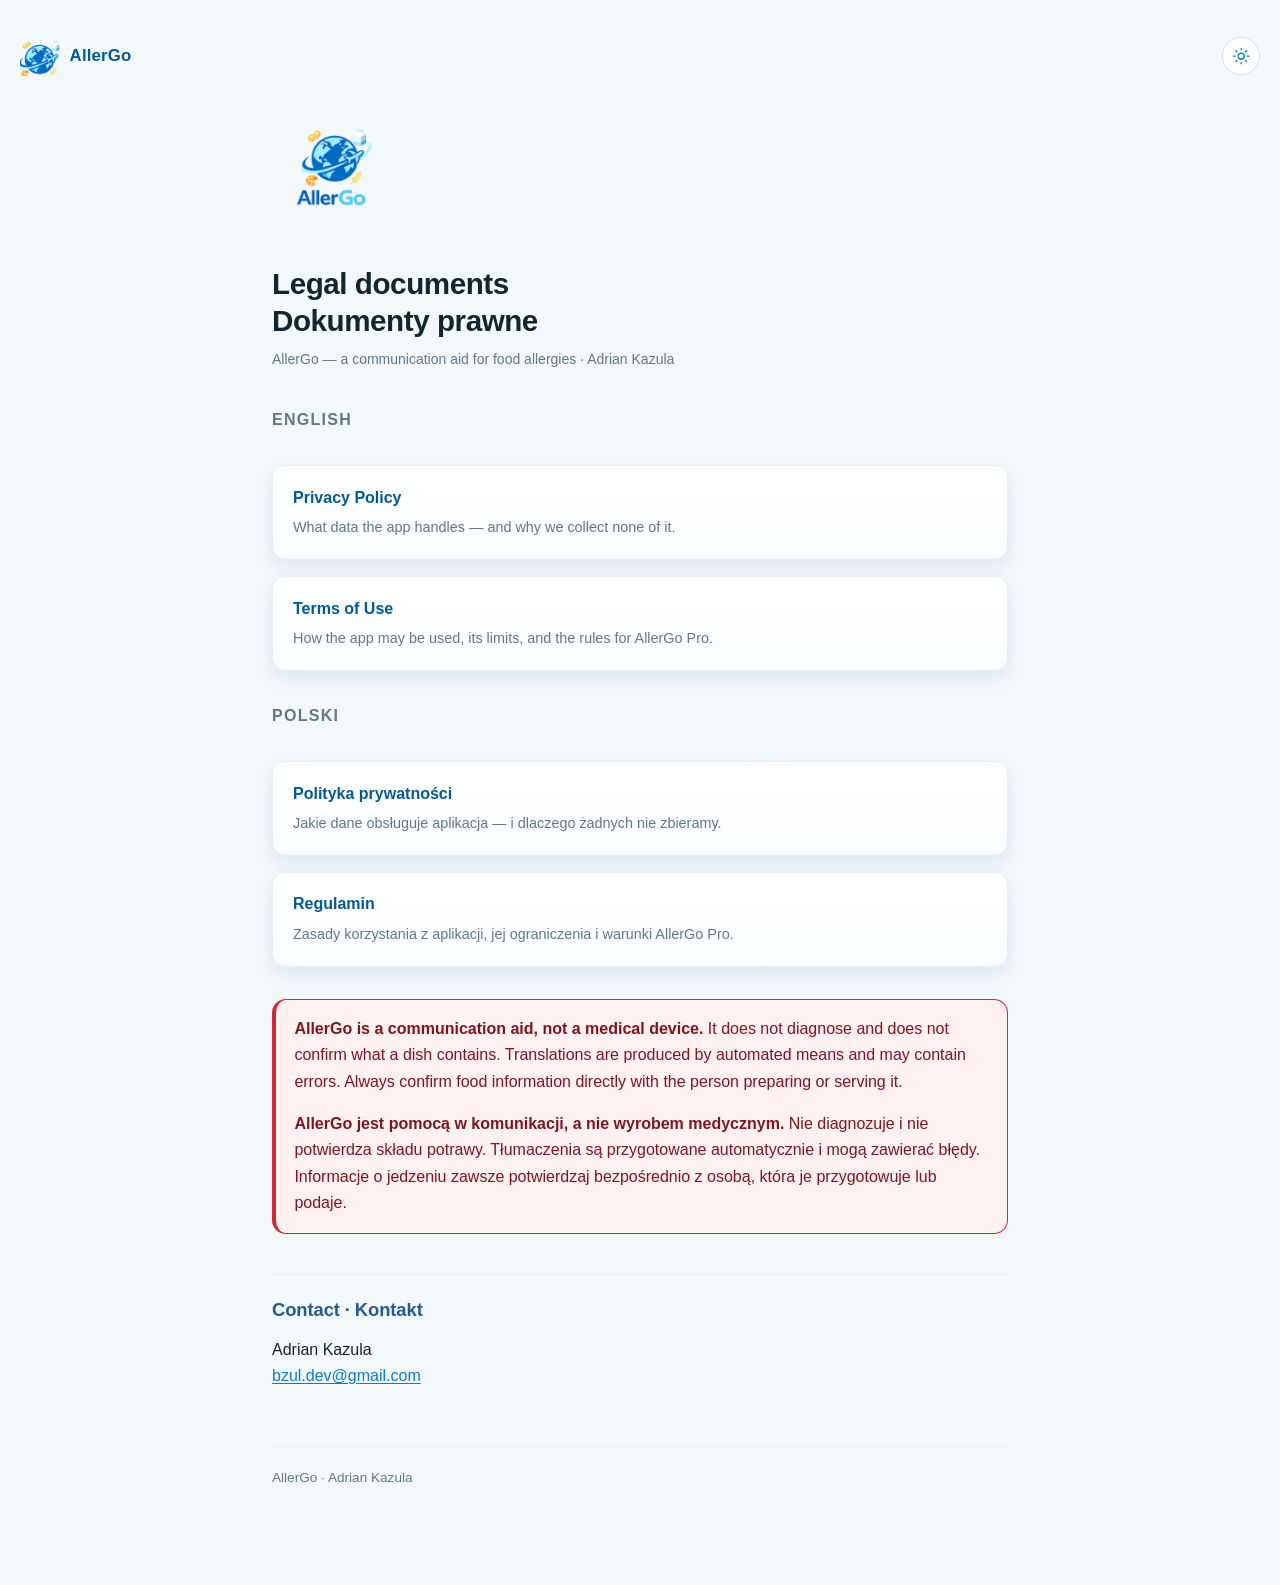
<file: index.html>
<!DOCTYPE html>
<html lang="en">
<head>
<meta charset="utf-8">
<meta name="viewport" content="width=device-width, initial-scale=1">
<title>AllerGo — Legal documents</title>
<meta name="description" content="Privacy policy and terms of use for the AllerGo mobile app, in English and Polish.">
<link rel="stylesheet" href="assets/style.css">
<script>(function(){try{var t=localStorage.getItem('allergo-theme');if(t==='dark'||t==='light')document.documentElement.setAttribute('data-theme',t);}catch(e){}})();</script>
</head>
<body>

<div class="topbar">
  <span class="brand"><img src="assets/allergo-mark.png" alt="" width="40" height="40">AllerGo</span>
  <button class="theme-toggle" type="button" aria-label="Toggle theme">
    <svg class="icon-sun" viewBox="0 0 24 24" aria-hidden="true"><circle cx="12" cy="12" r="4"/><path d="M12 2v2M12 20v2M4.9 4.9l1.4 1.4M17.7 17.7l1.4 1.4M2 12h2M20 12h2M4.9 19.1l1.4-1.4M17.7 6.3l1.4-1.4"/></svg>
    <svg class="icon-moon" viewBox="0 0 24 24" aria-hidden="true"><path d="M21 12.8A9 9 0 1 1 11.2 3a7 7 0 0 0 9.8 9.8z"/></svg>
  </button>
</div>

<header>
  <img class="hero-logo" src="assets/allergo-logo.png" alt="AllerGo" width="150" height="150">
  <h1>Legal documents<br>Dokumenty prawne</h1>
  <p class="meta">AllerGo — a communication aid for food allergies · Adrian Kazula</p>
</header>

<main>

<h2 class="section-label">English</h2>
<div class="cards">
  <a class="card" href="privacy/">
    <strong>Privacy Policy</strong>
    <span>What data the app handles — and why we collect none of it.</span>
  </a>
  <a class="card" href="terms/">
    <strong>Terms of Use</strong>
    <span>How the app may be used, its limits, and the rules for AllerGo Pro.</span>
  </a>
</div>

<h2 class="section-label">Polski</h2>
<div class="cards">
  <a class="card" href="pl/privacy/">
    <strong>Polityka prywatności</strong>
    <span>Jakie dane obsługuje aplikacja — i dlaczego żadnych nie zbieramy.</span>
  </a>
  <a class="card" href="pl/terms/">
    <strong>Regulamin</strong>
    <span>Zasady korzystania z aplikacji, jej ograniczenia i warunki AllerGo Pro.</span>
  </a>
</div>

<div class="callout">
  <p><strong>AllerGo is a communication aid, not a medical device.</strong> It does not diagnose and does not confirm what a dish contains. Translations are produced by automated means and may contain errors. Always confirm food information directly with the person preparing or serving it.</p>
  <p><strong>AllerGo jest pomocą w komunikacji, a nie wyrobem medycznym.</strong> Nie diagnozuje i nie potwierdza składu potrawy. Tłumaczenia są przygotowane automatycznie i mogą zawierać błędy. Informacje o jedzeniu zawsze potwierdzaj bezpośrednio z osobą, która je przygotowuje lub podaje.</p>
</div>

<h2>Contact · Kontakt</h2>
<p>Adrian Kazula<br>
<a href="mailto:bzul.dev@gmail.com">bzul.dev@gmail.com</a></p>

</main>

<footer>
  <p>AllerGo · Adrian Kazula</p>
</footer>

<script src="assets/theme.js"></script>
</body>
</html>
</file>
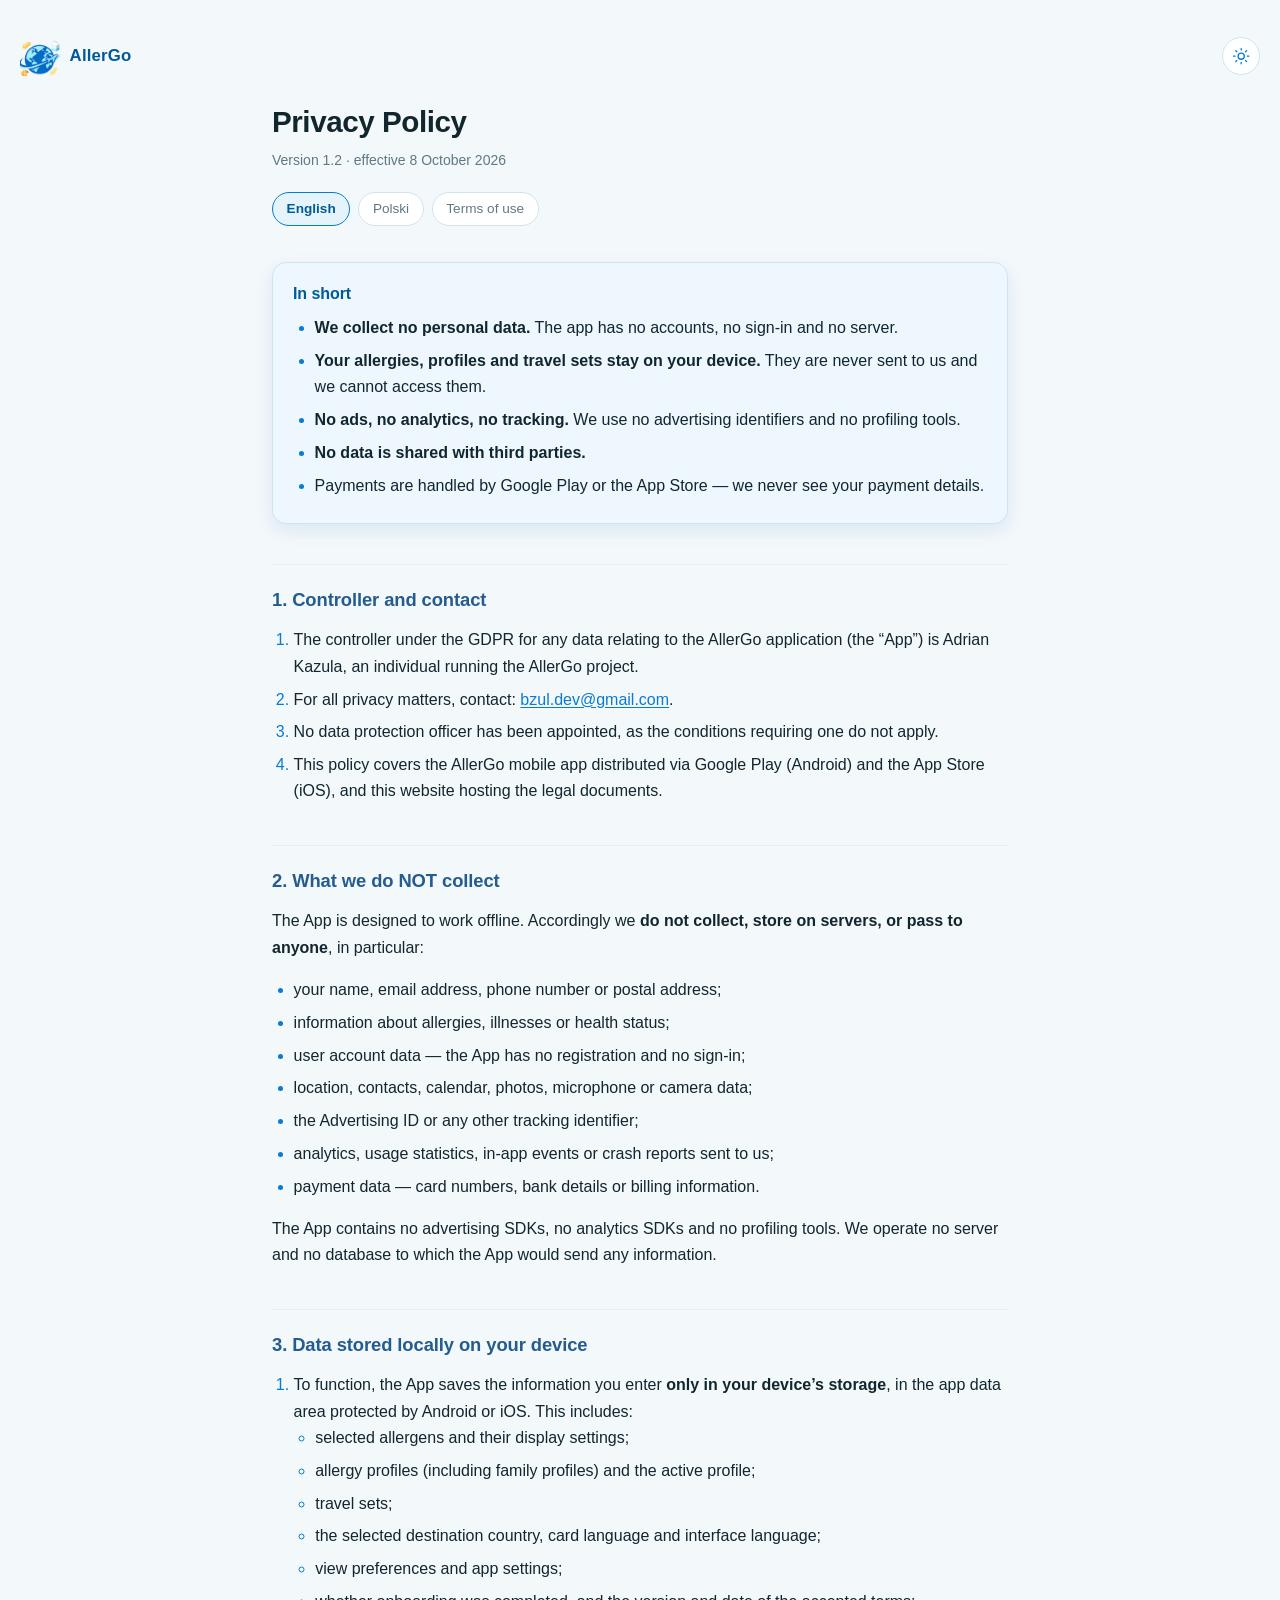
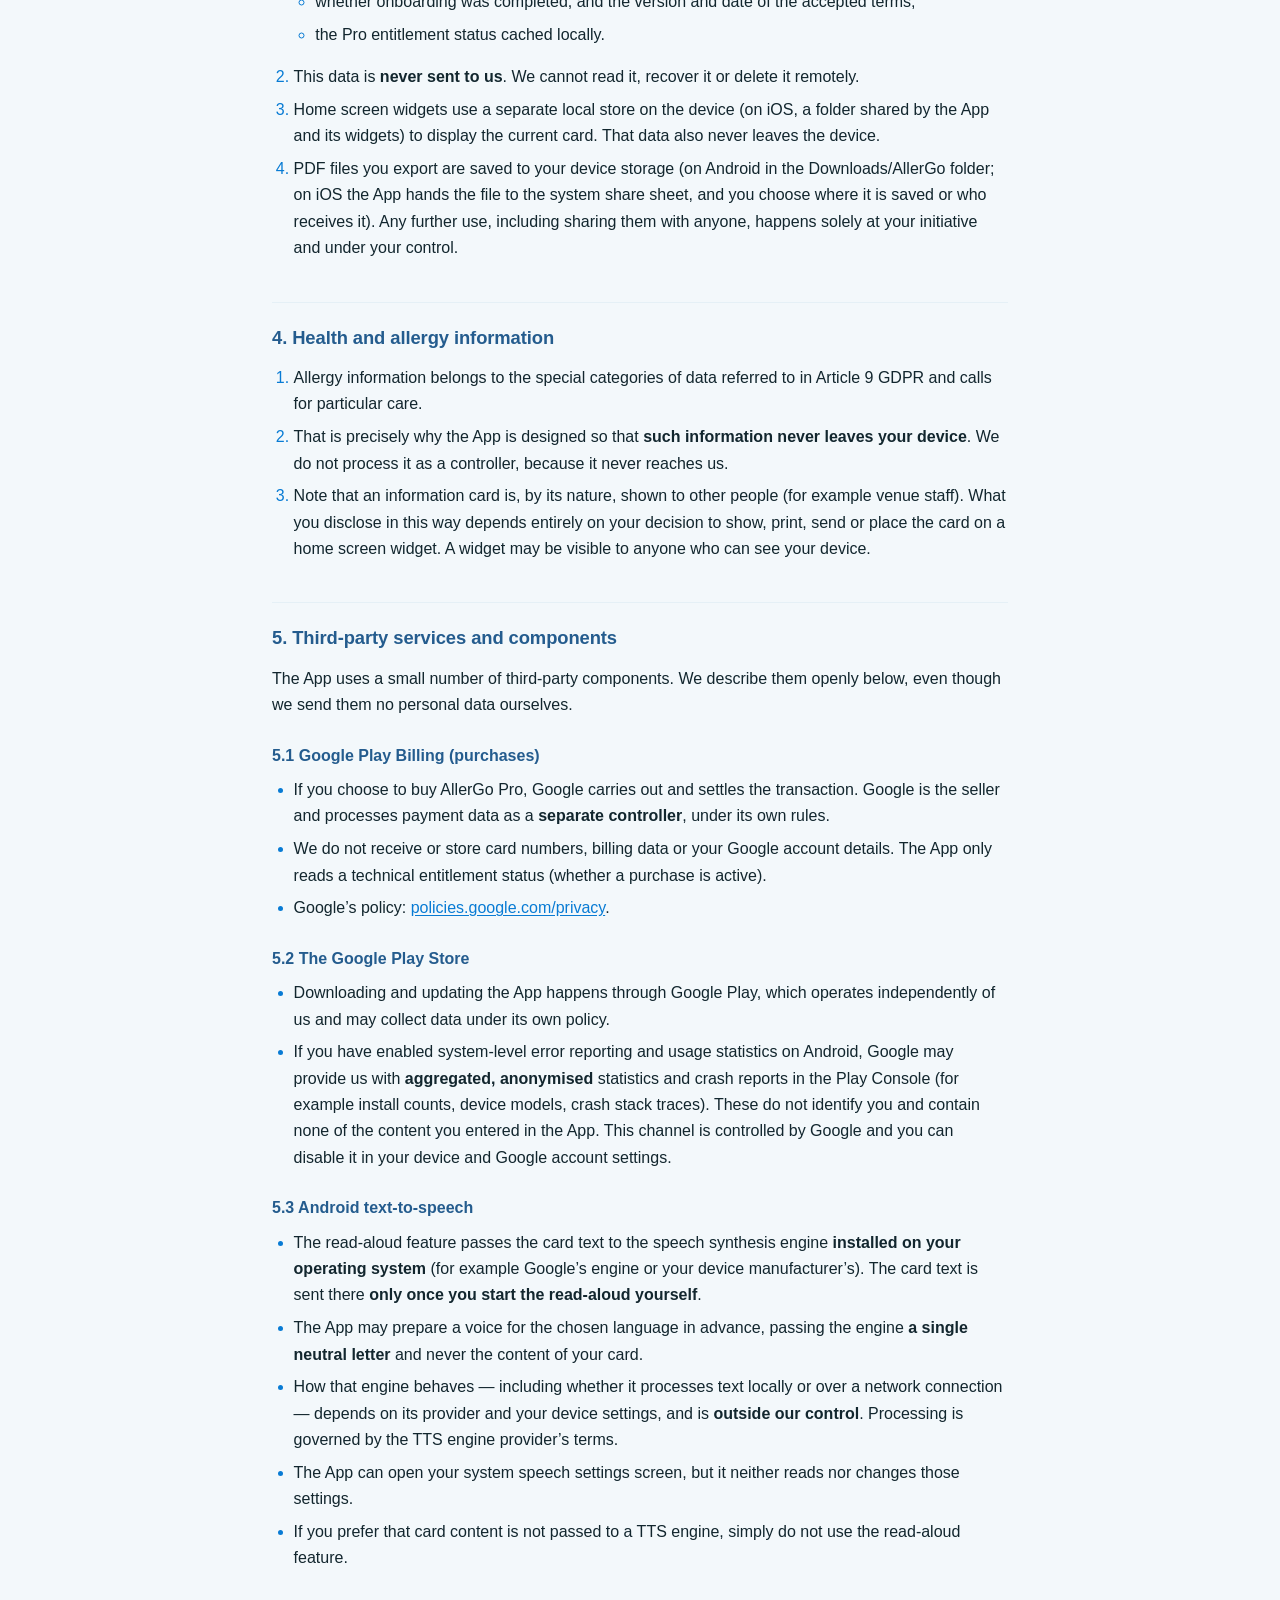
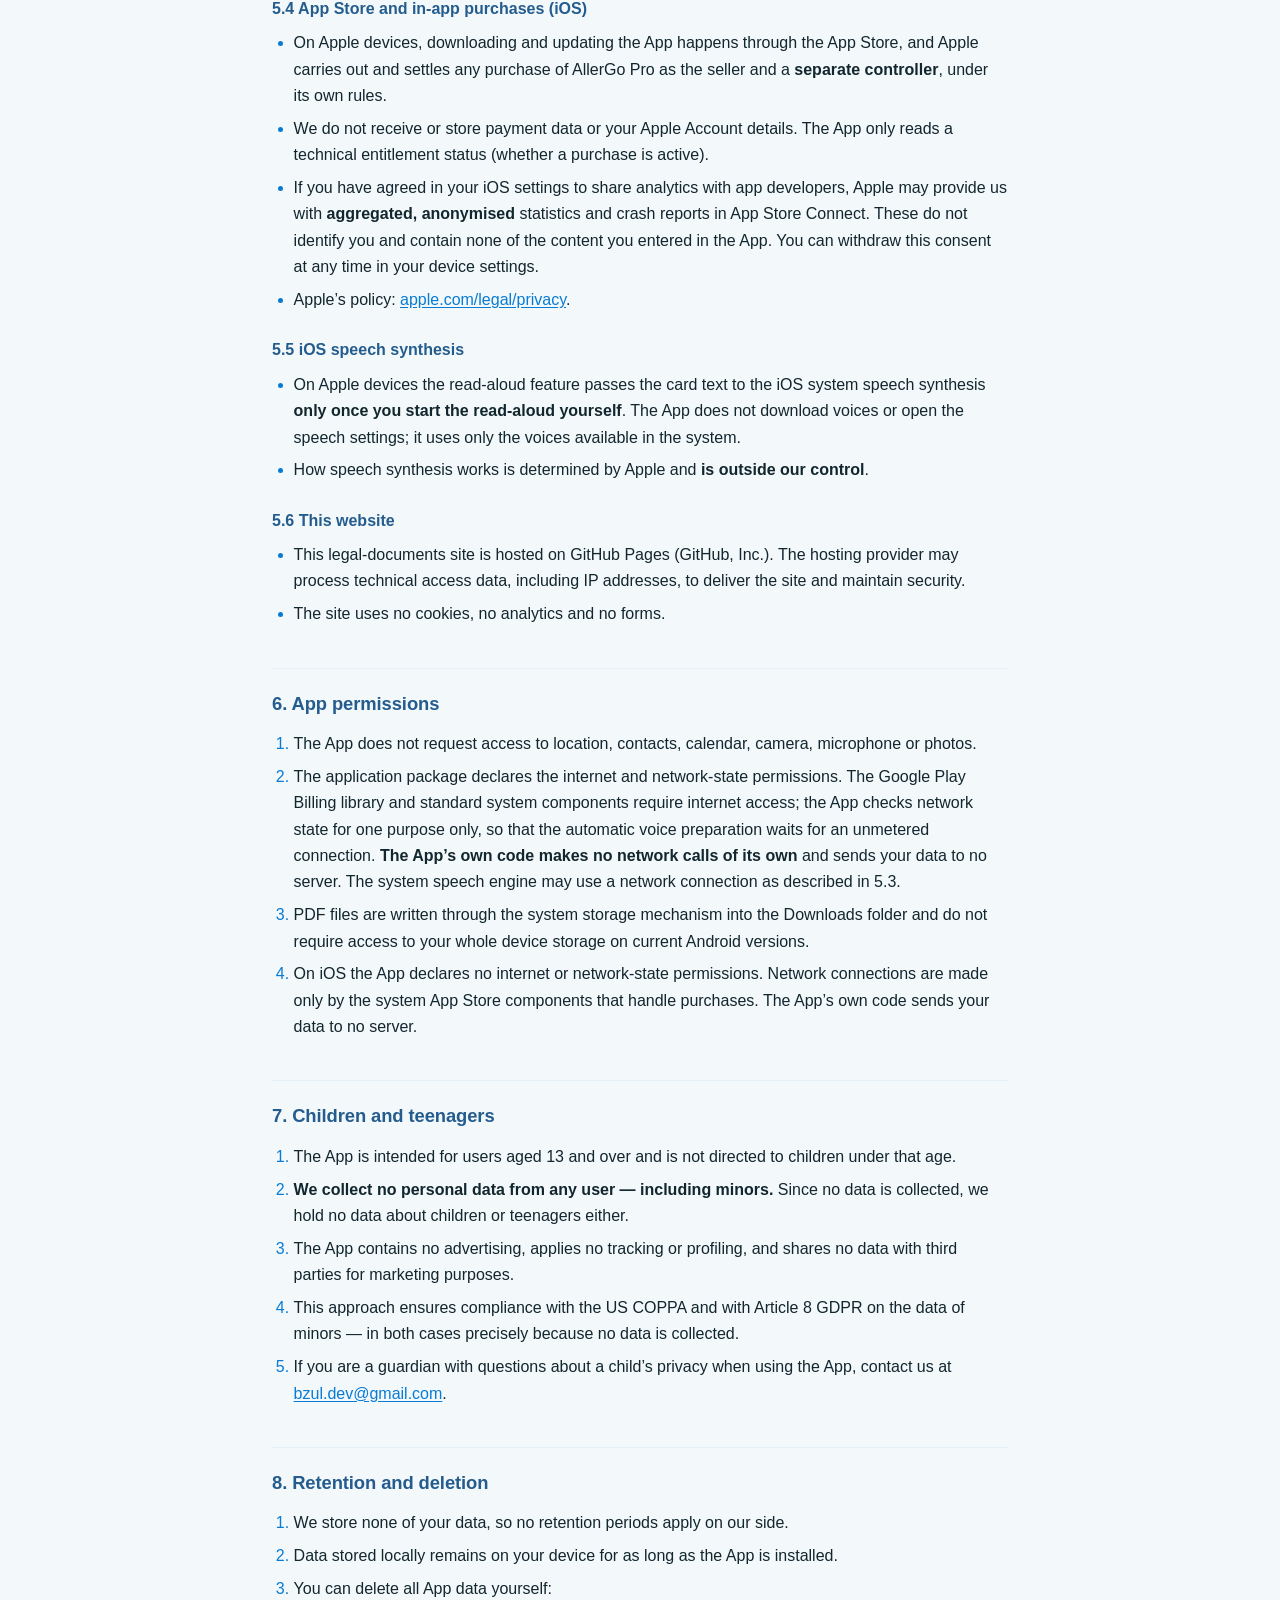
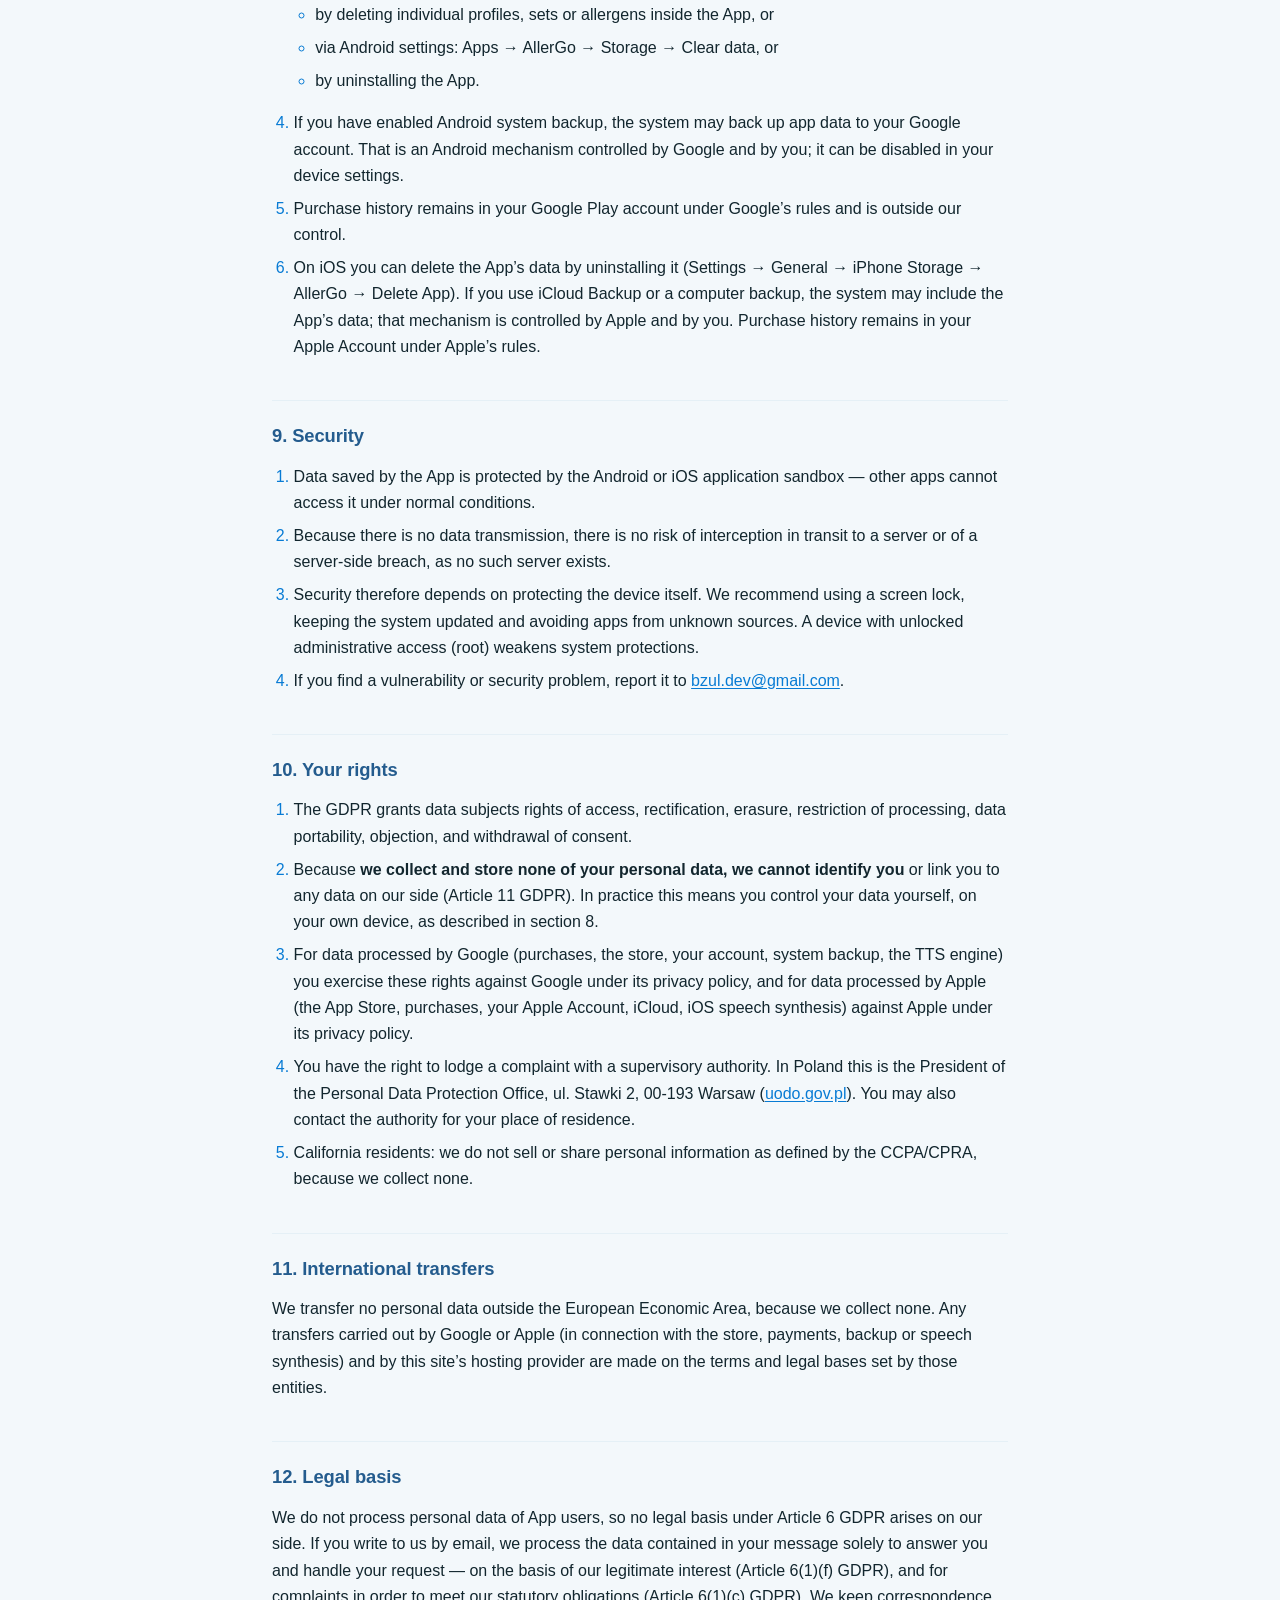
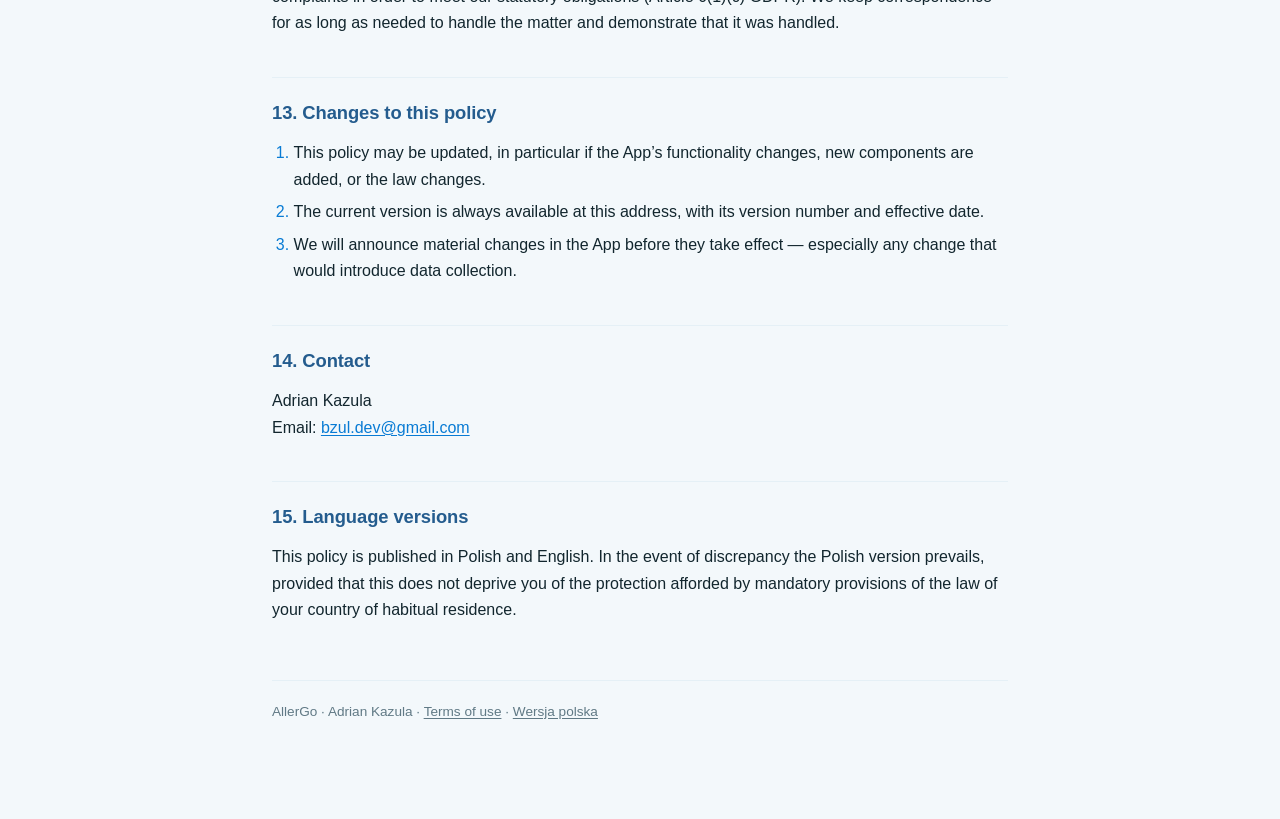
<file: privacy/index.html>
<!DOCTYPE html>
<html lang="en">
<head>
<meta charset="utf-8">
<meta name="viewport" content="width=device-width, initial-scale=1">
<title>AllerGo — Privacy Policy</title>
<meta name="description" content="Privacy policy for the AllerGo mobile app. The app collects no personal data — everything stays locally on your device.">
<link rel="stylesheet" href="../assets/style.css">
<script>(function(){try{var t=localStorage.getItem('allergo-theme');if(t==='dark'||t==='light')document.documentElement.setAttribute('data-theme',t);}catch(e){}})();</script>
</head>
<body>

<div class="topbar">
  <a class="brand" href="../"><img src="../assets/allergo-mark.png" alt="" width="40" height="40">AllerGo</a>
  <button class="theme-toggle" type="button" aria-label="Toggle theme">
    <svg class="icon-sun" viewBox="0 0 24 24" aria-hidden="true"><circle cx="12" cy="12" r="4"/><path d="M12 2v2M12 20v2M4.9 4.9l1.4 1.4M17.7 17.7l1.4 1.4M2 12h2M20 12h2M4.9 19.1l1.4-1.4M17.7 6.3l1.4-1.4"/></svg>
    <svg class="icon-moon" viewBox="0 0 24 24" aria-hidden="true"><path d="M21 12.8A9 9 0 1 1 11.2 3a7 7 0 0 0 9.8 9.8z"/></svg>
  </button>
</div>

<header>
  <h1>Privacy Policy</h1>
  <p class="meta">Version 1.2 · effective 8 October 2026</p>
  <nav class="langbar">
    <a href="../privacy/" aria-current="true">English</a>
    <a href="../pl/privacy/">Polski</a>
    <a href="../terms/">Terms of use</a>
  </nav>
</header>

<main>

<div class="summary">
  <h2>In short</h2>
  <ul>
    <li><strong>We collect no personal data.</strong> The app has no accounts, no sign-in and no server.</li>
    <li><strong>Your allergies, profiles and travel sets stay on your device.</strong> They are never sent to us and we cannot access them.</li>
    <li><strong>No ads, no analytics, no tracking.</strong> We use no advertising identifiers and no profiling tools.</li>
    <li><strong>No data is shared with third parties.</strong></li>
    <li>Payments are handled by Google Play or the App Store — we never see your payment details.</li>
  </ul>
</div>

<h2>1. Controller and contact</h2>
<ol>
  <li>The controller under the GDPR for any data relating to the AllerGo application (the “App”) is Adrian Kazula, an individual running the AllerGo project.</li>
  <li>For all privacy matters, contact: <a href="mailto:bzul.dev@gmail.com">bzul.dev@gmail.com</a>.</li>
  <li>No data protection officer has been appointed, as the conditions requiring one do not apply.</li>
  <li>This policy covers the AllerGo mobile app distributed via Google Play (Android) and the App Store (iOS), and this website hosting the legal documents.</li>
</ol>

<h2>2. What we do NOT collect</h2>
<p>The App is designed to work offline. Accordingly we <strong>do not collect, store on servers, or pass to anyone</strong>, in particular:</p>
<ul>
  <li>your name, email address, phone number or postal address;</li>
  <li>information about allergies, illnesses or health status;</li>
  <li>user account data — the App has no registration and no sign-in;</li>
  <li>location, contacts, calendar, photos, microphone or camera data;</li>
  <li>the Advertising ID or any other tracking identifier;</li>
  <li>analytics, usage statistics, in-app events or crash reports sent to us;</li>
  <li>payment data — card numbers, bank details or billing information.</li>
</ul>
<p>The App contains no advertising SDKs, no analytics SDKs and no profiling tools. We operate no server and no database to which the App would send any information.</p>

<h2>3. Data stored locally on your device</h2>
<ol>
  <li>To function, the App saves the information you enter <strong>only in your device’s storage</strong>, in the app data area protected by Android or iOS. This includes:
    <ul>
      <li>selected allergens and their display settings;</li>
      <li>allergy profiles (including family profiles) and the active profile;</li>
      <li>travel sets;</li>
      <li>the selected destination country, card language and interface language;</li>
      <li>view preferences and app settings;</li>
      <li>whether onboarding was completed, and the version and date of the accepted terms;</li>
      <li>the Pro entitlement status cached locally.</li>
    </ul>
  </li>
  <li>This data is <strong>never sent to us</strong>. We cannot read it, recover it or delete it remotely.</li>
  <li>Home screen widgets use a separate local store on the device (on iOS, a folder shared by the App and its widgets) to display the current card. That data also never leaves the device.</li>
  <li>PDF files you export are saved to your device storage (on Android in the Downloads/AllerGo folder; on iOS the App hands the file to the system share sheet, and you choose where it is saved or who receives it). Any further use, including sharing them with anyone, happens solely at your initiative and under your control.</li>
</ol>

<h2>4. Health and allergy information</h2>
<ol>
  <li>Allergy information belongs to the special categories of data referred to in Article 9 GDPR and calls for particular care.</li>
  <li>That is precisely why the App is designed so that <strong>such information never leaves your device</strong>. We do not process it as a controller, because it never reaches us.</li>
  <li>Note that an information card is, by its nature, shown to other people (for example venue staff). What you disclose in this way depends entirely on your decision to show, print, send or place the card on a home screen widget. A widget may be visible to anyone who can see your device.</li>
</ol>

<h2>5. Third-party services and components</h2>
<p>The App uses a small number of third-party components. We describe them openly below, even though we send them no personal data ourselves.</p>

<h3>5.1 Google Play Billing (purchases)</h3>
<ul>
  <li>If you choose to buy AllerGo Pro, Google carries out and settles the transaction. Google is the seller and processes payment data as a <strong>separate controller</strong>, under its own rules.</li>
  <li>We do not receive or store card numbers, billing data or your Google account details. The App only reads a technical entitlement status (whether a purchase is active).</li>
  <li>Google’s policy: <a href="https://policies.google.com/privacy" rel="noopener">policies.google.com/privacy</a>.</li>
</ul>

<h3>5.2 The Google Play Store</h3>
<ul>
  <li>Downloading and updating the App happens through Google Play, which operates independently of us and may collect data under its own policy.</li>
  <li>If you have enabled system-level error reporting and usage statistics on Android, Google may provide us with <strong>aggregated, anonymised</strong> statistics and crash reports in the Play Console (for example install counts, device models, crash stack traces). These do not identify you and contain none of the content you entered in the App. This channel is controlled by Google and you can disable it in your device and Google account settings.</li>
</ul>

<h3>5.3 Android text-to-speech</h3>
<ul>
  <li>The read-aloud feature passes the card text to the speech synthesis engine <strong>installed on your operating system</strong> (for example Google’s engine or your device manufacturer’s). The card text is sent there <strong>only once you start the read-aloud yourself</strong>.</li>
  <li>The App may prepare a voice for the chosen language in advance, passing the engine <strong>a single neutral letter</strong> and never the content of your card.</li>
  <li>How that engine behaves — including whether it processes text locally or over a network connection — depends on its provider and your device settings, and is <strong>outside our control</strong>. Processing is governed by the TTS engine provider’s terms.</li>
  <li>The App can open your system speech settings screen, but it neither reads nor changes those settings.</li>
  <li>If you prefer that card content is not passed to a TTS engine, simply do not use the read-aloud feature.</li>
</ul>

<h3>5.4 App Store and in-app purchases (iOS)</h3>
<ul>
  <li>On Apple devices, downloading and updating the App happens through the App Store, and Apple carries out and settles any purchase of AllerGo Pro as the seller and a <strong>separate controller</strong>, under its own rules.</li>
  <li>We do not receive or store payment data or your Apple Account details. The App only reads a technical entitlement status (whether a purchase is active).</li>
  <li>If you have agreed in your iOS settings to share analytics with app developers, Apple may provide us with <strong>aggregated, anonymised</strong> statistics and crash reports in App Store Connect. These do not identify you and contain none of the content you entered in the App. You can withdraw this consent at any time in your device settings.</li>
  <li>Apple’s policy: <a href="https://www.apple.com/legal/privacy/" rel="noopener">apple.com/legal/privacy</a>.</li>
</ul>

<h3>5.5 iOS speech synthesis</h3>
<ul>
  <li>On Apple devices the read-aloud feature passes the card text to the iOS system speech synthesis <strong>only once you start the read-aloud yourself</strong>. The App does not download voices or open the speech settings; it uses only the voices available in the system.</li>
  <li>How speech synthesis works is determined by Apple and <strong>is outside our control</strong>.</li>
</ul>

<h3>5.6 This website</h3>
<ul>
  <li>This legal-documents site is hosted on GitHub Pages (GitHub, Inc.). The hosting provider may process technical access data, including IP addresses, to deliver the site and maintain security.</li>
  <li>The site uses no cookies, no analytics and no forms.</li>
</ul>

<h2>6. App permissions</h2>
<ol>
  <li>The App does not request access to location, contacts, calendar, camera, microphone or photos.</li>
  <li>The application package declares the internet and network-state permissions. The Google Play Billing library and standard system components require internet access; the App checks network state for one purpose only, so that the automatic voice preparation waits for an unmetered connection. <strong>The App’s own code makes no network calls of its own</strong> and sends your data to no server. The system speech engine may use a network connection as described in 5.3.</li>
  <li>PDF files are written through the system storage mechanism into the Downloads folder and do not require access to your whole device storage on current Android versions.</li>
  <li>On iOS the App declares no internet or network-state permissions. Network connections are made only by the system App Store components that handle purchases. The App’s own code sends your data to no server.</li>
</ol>

<h2>7. Children and teenagers</h2>
<ol>
  <li>The App is intended for users aged 13 and over and is not directed to children under that age.</li>
  <li><strong>We collect no personal data from any user — including minors.</strong> Since no data is collected, we hold no data about children or teenagers either.</li>
  <li>The App contains no advertising, applies no tracking or profiling, and shares no data with third parties for marketing purposes.</li>
  <li>This approach ensures compliance with the US COPPA and with Article 8 GDPR on the data of minors — in both cases precisely because no data is collected.</li>
  <li>If you are a guardian with questions about a child’s privacy when using the App, contact us at <a href="mailto:bzul.dev@gmail.com">bzul.dev@gmail.com</a>.</li>
</ol>

<h2>8. Retention and deletion</h2>
<ol>
  <li>We store none of your data, so no retention periods apply on our side.</li>
  <li>Data stored locally remains on your device for as long as the App is installed.</li>
  <li>You can delete all App data yourself:
    <ul>
      <li>by deleting individual profiles, sets or allergens inside the App, or</li>
      <li>via Android settings: Apps → AllerGo → Storage → Clear data, or</li>
      <li>by uninstalling the App.</li>
    </ul>
  </li>
  <li>If you have enabled Android system backup, the system may back up app data to your Google account. That is an Android mechanism controlled by Google and by you; it can be disabled in your device settings.</li>
  <li>Purchase history remains in your Google Play account under Google’s rules and is outside our control.</li>
  <li>On iOS you can delete the App’s data by uninstalling it (Settings → General → iPhone Storage → AllerGo → Delete App). If you use iCloud Backup or a computer backup, the system may include the App’s data; that mechanism is controlled by Apple and by you. Purchase history remains in your Apple Account under Apple’s rules.</li>
</ol>

<h2>9. Security</h2>
<ol>
  <li>Data saved by the App is protected by the Android or iOS application sandbox — other apps cannot access it under normal conditions.</li>
  <li>Because there is no data transmission, there is no risk of interception in transit to a server or of a server-side breach, as no such server exists.</li>
  <li>Security therefore depends on protecting the device itself. We recommend using a screen lock, keeping the system updated and avoiding apps from unknown sources. A device with unlocked administrative access (root) weakens system protections.</li>
  <li>If you find a vulnerability or security problem, report it to <a href="mailto:bzul.dev@gmail.com">bzul.dev@gmail.com</a>.</li>
</ol>

<h2>10. Your rights</h2>
<ol>
  <li>The GDPR grants data subjects rights of access, rectification, erasure, restriction of processing, data portability, objection, and withdrawal of consent.</li>
  <li>Because <strong>we collect and store none of your personal data, we cannot identify you</strong> or link you to any data on our side (Article 11 GDPR). In practice this means you control your data yourself, on your own device, as described in section 8.</li>
  <li>For data processed by Google (purchases, the store, your account, system backup, the TTS engine) you exercise these rights against Google under its privacy policy, and for data processed by Apple (the App Store, purchases, your Apple Account, iCloud, iOS speech synthesis) against Apple under its privacy policy.</li>
  <li>You have the right to lodge a complaint with a supervisory authority. In Poland this is the President of the Personal Data Protection Office, ul. Stawki 2, 00-193 Warsaw (<a href="https://uodo.gov.pl" rel="noopener">uodo.gov.pl</a>). You may also contact the authority for your place of residence.</li>
  <li>California residents: we do not sell or share personal information as defined by the CCPA/CPRA, because we collect none.</li>
</ol>

<h2>11. International transfers</h2>
<p>We transfer no personal data outside the European Economic Area, because we collect none. Any transfers carried out by Google or Apple (in connection with the store, payments, backup or speech synthesis) and by this site’s hosting provider are made on the terms and legal bases set by those entities.</p>

<h2>12. Legal basis</h2>
<p>We do not process personal data of App users, so no legal basis under Article 6 GDPR arises on our side. If you write to us by email, we process the data contained in your message solely to answer you and handle your request — on the basis of our legitimate interest (Article 6(1)(f) GDPR), and for complaints in order to meet our statutory obligations (Article 6(1)(c) GDPR). We keep correspondence for as long as needed to handle the matter and demonstrate that it was handled.</p>

<h2>13. Changes to this policy</h2>
<ol>
  <li>This policy may be updated, in particular if the App’s functionality changes, new components are added, or the law changes.</li>
  <li>The current version is always available at this address, with its version number and effective date.</li>
  <li>We will announce material changes in the App before they take effect — especially any change that would introduce data collection.</li>
</ol>

<h2>14. Contact</h2>
<p>Adrian Kazula<br>
Email: <a href="mailto:bzul.dev@gmail.com">bzul.dev@gmail.com</a></p>

<h2>15. Language versions</h2>
<p>This policy is published in Polish and English. In the event of discrepancy the Polish version prevails, provided that this does not deprive you of the protection afforded by mandatory provisions of the law of your country of habitual residence.</p>

</main>

<footer>
  <p>AllerGo · Adrian Kazula · <a href="../terms/">Terms of use</a> · <a href="../pl/privacy/">Wersja polska</a></p>
</footer>

<script src="../assets/theme.js"></script>
</body>
</html>
</file>
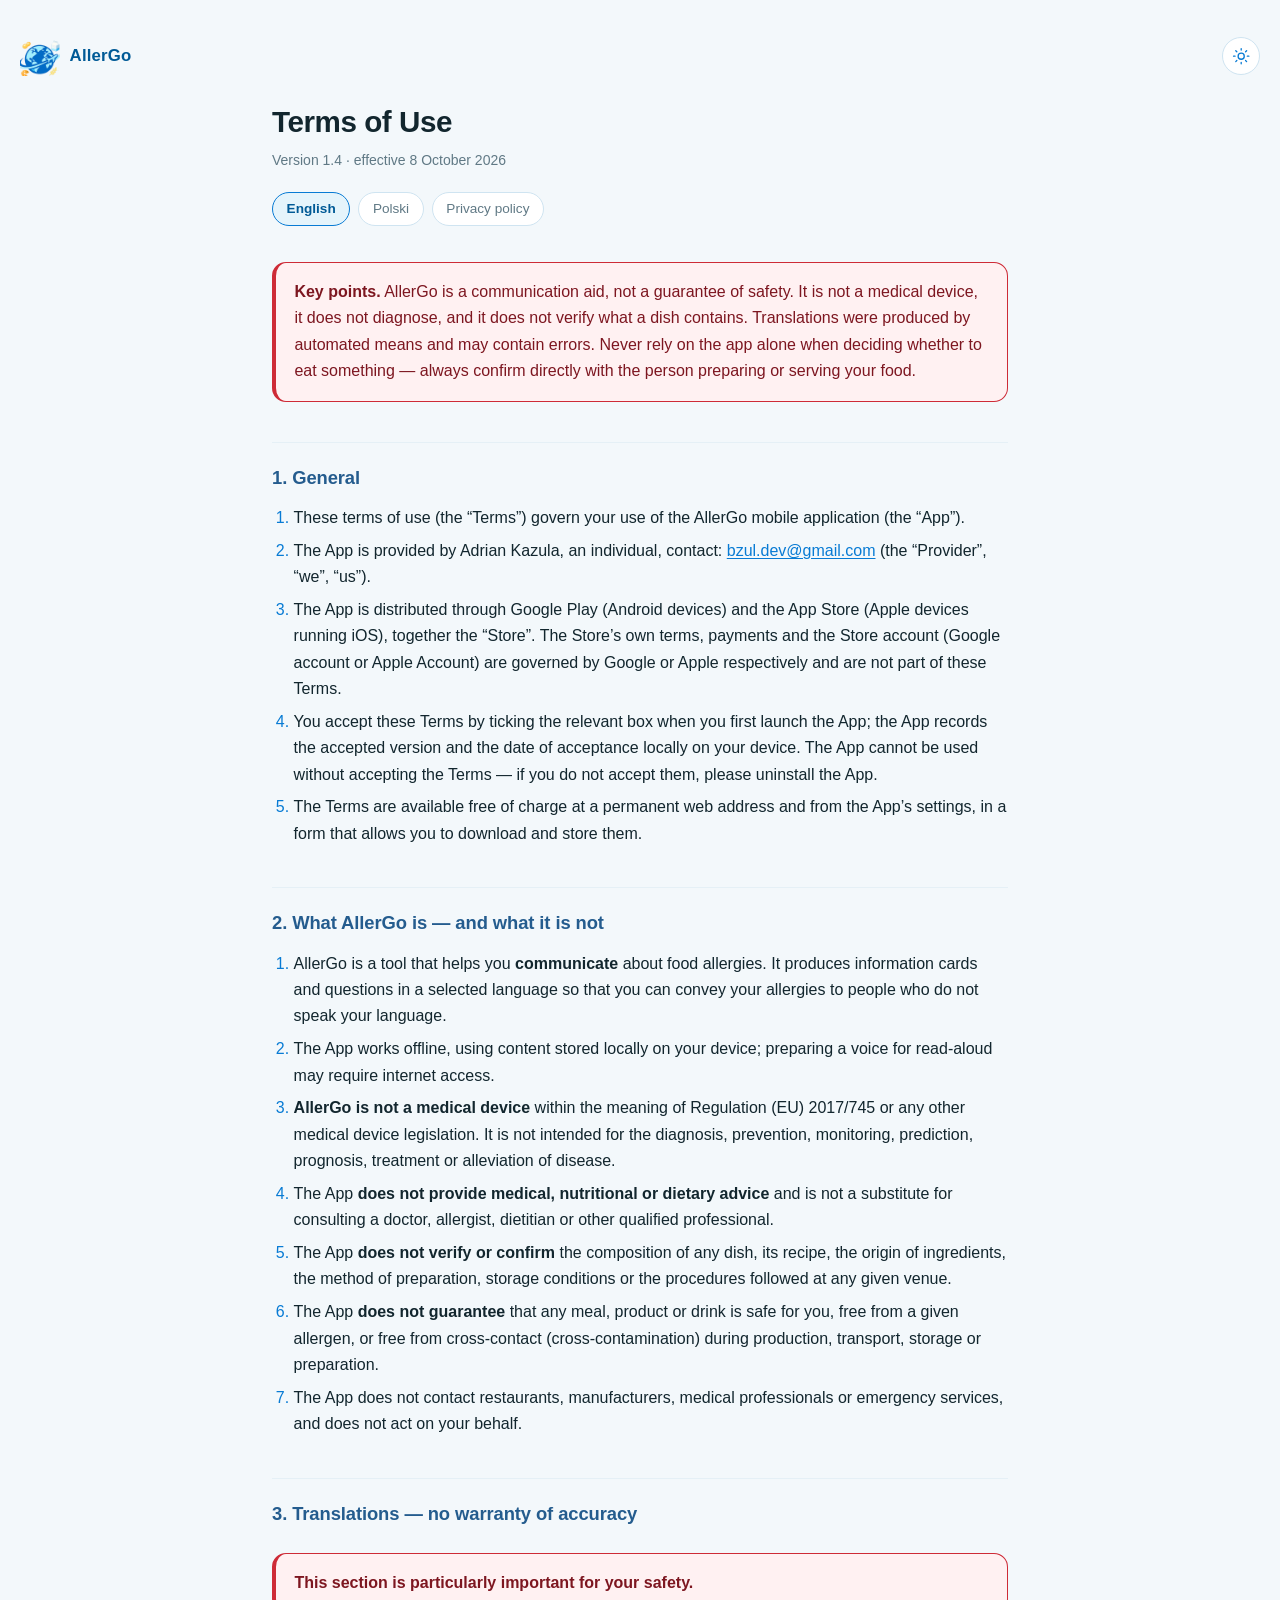
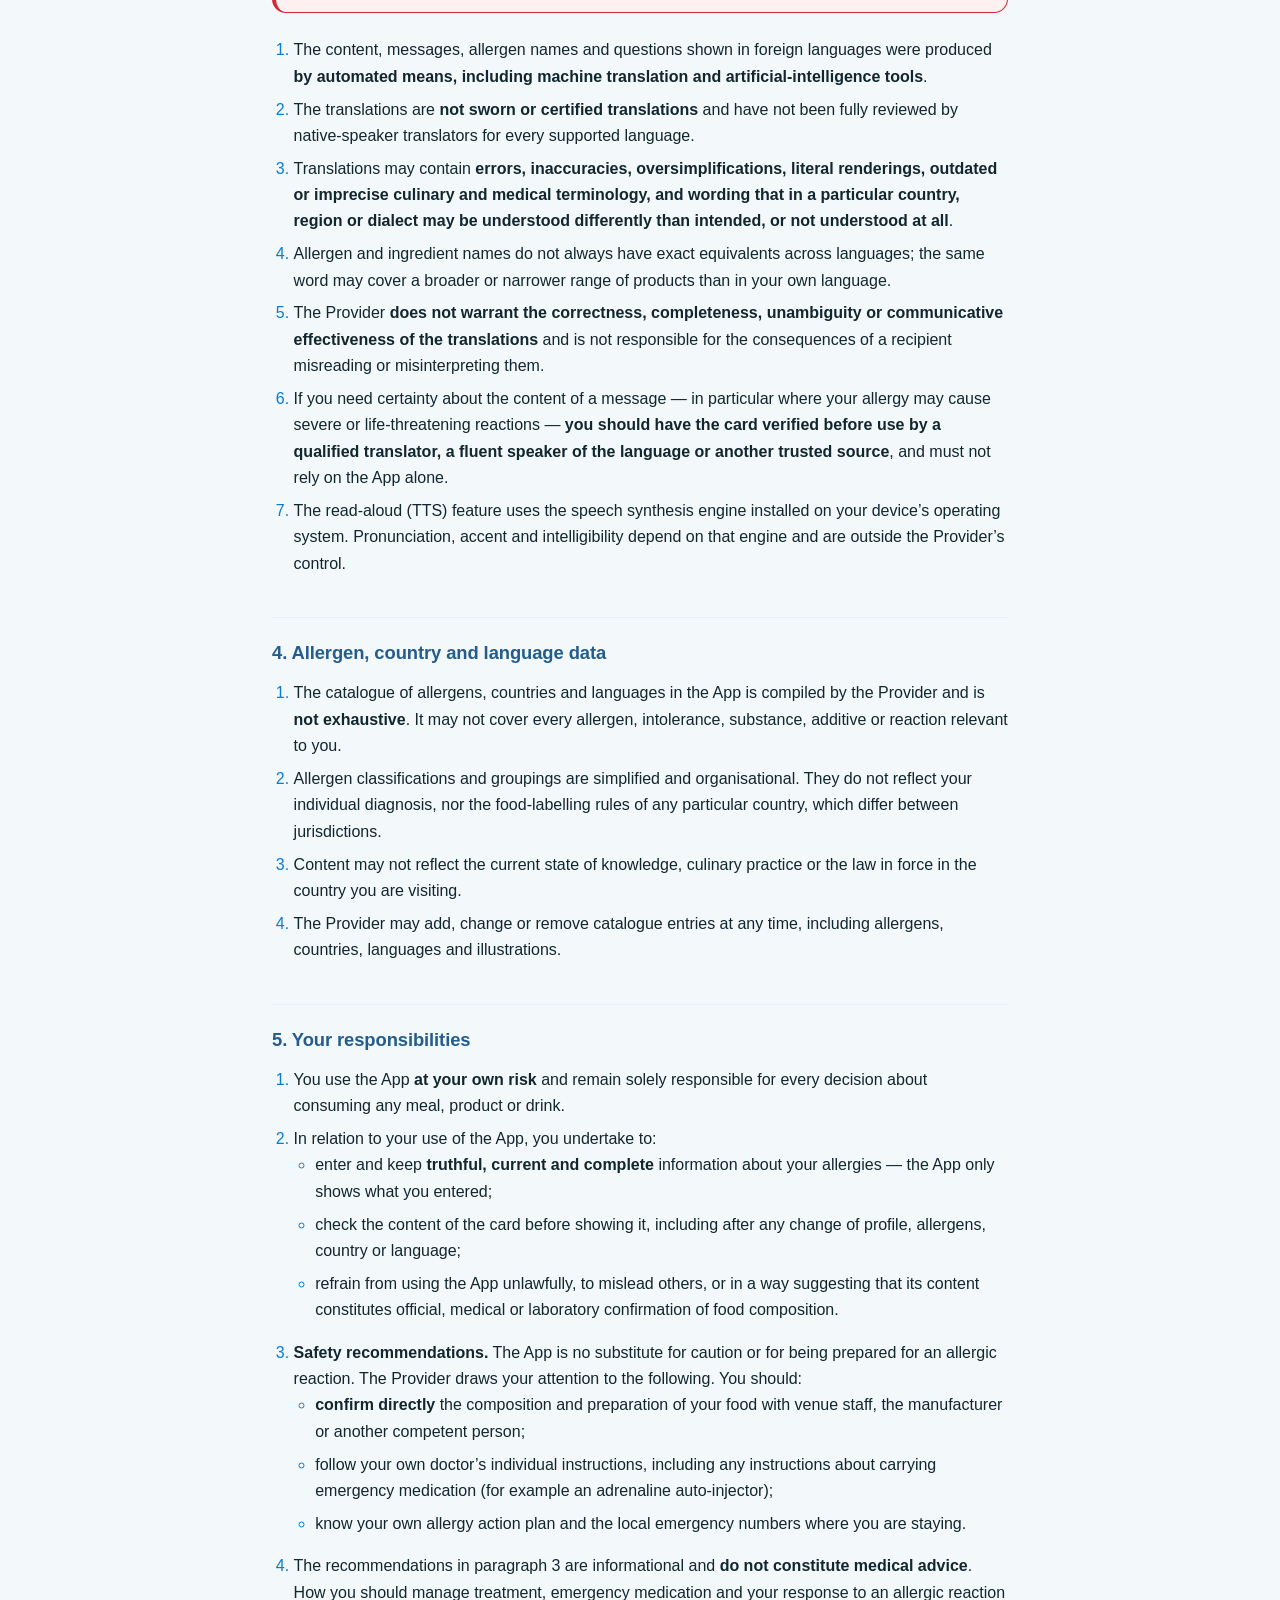
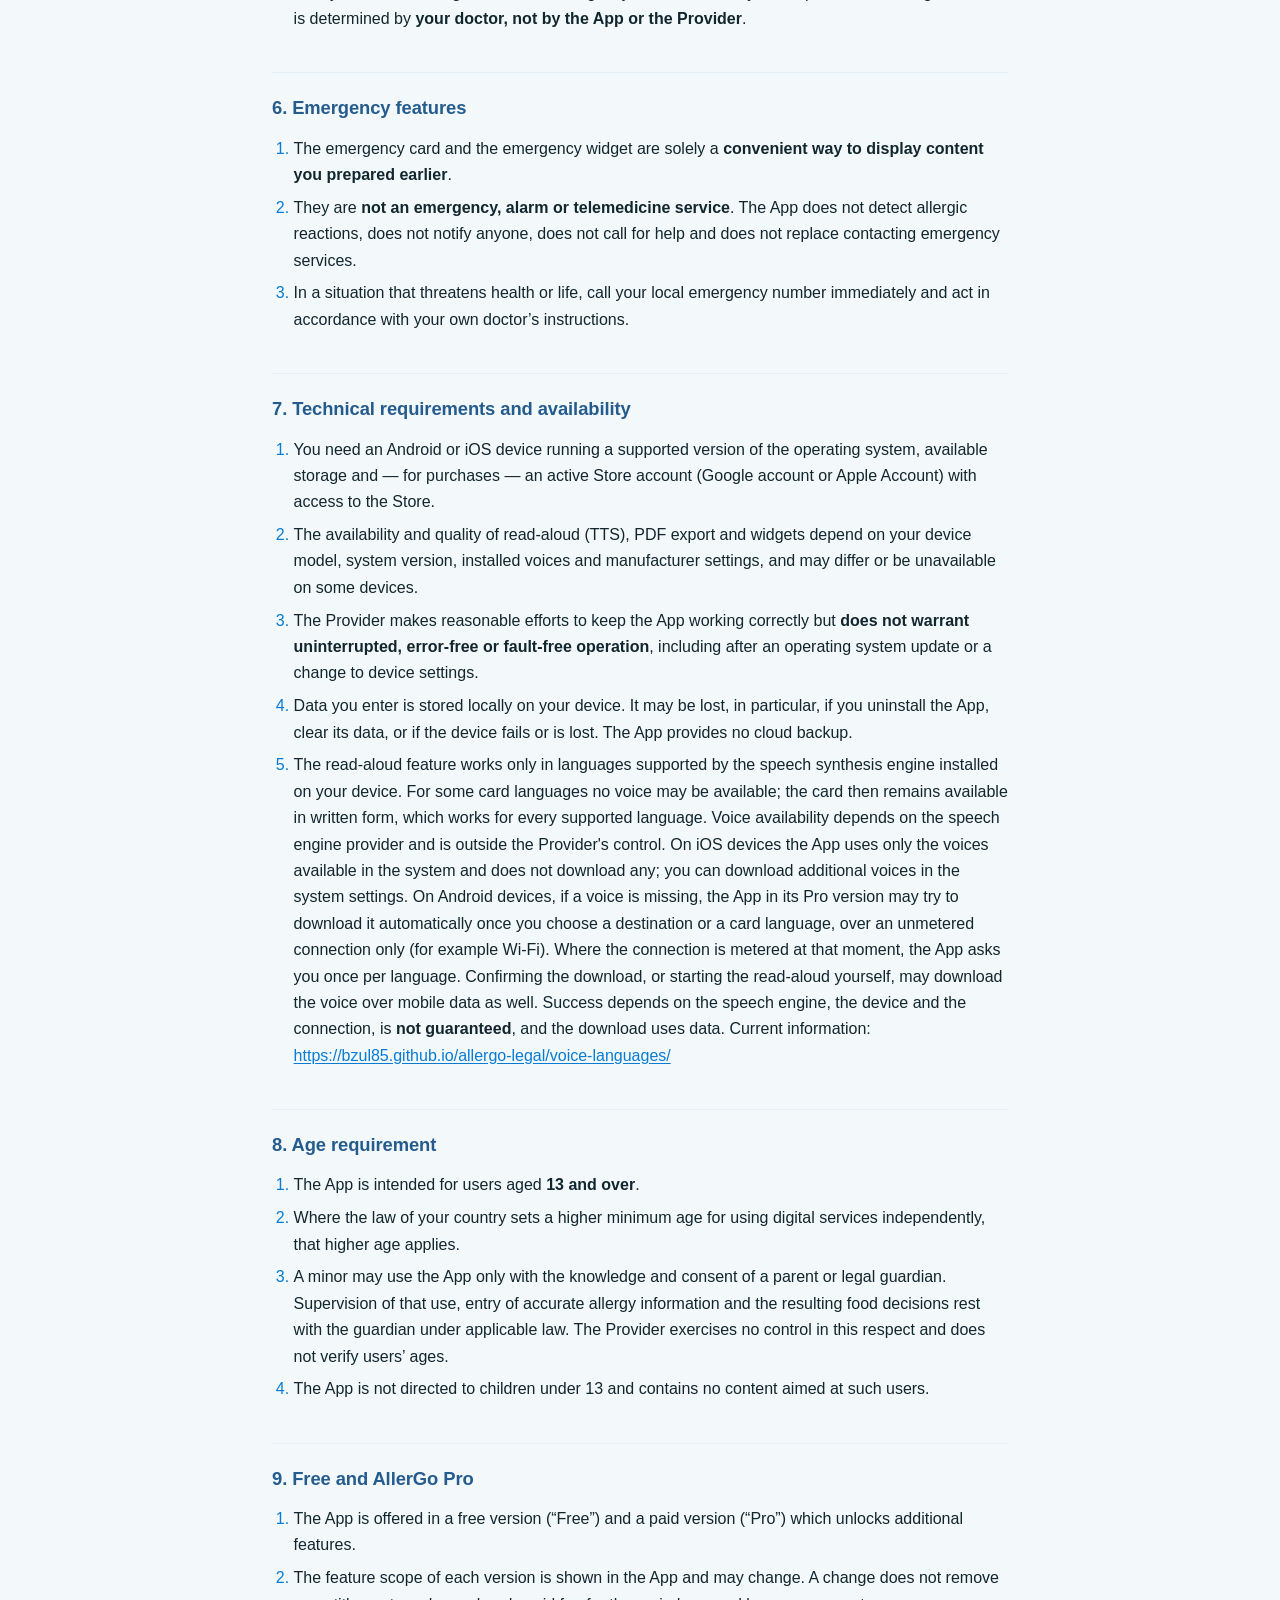
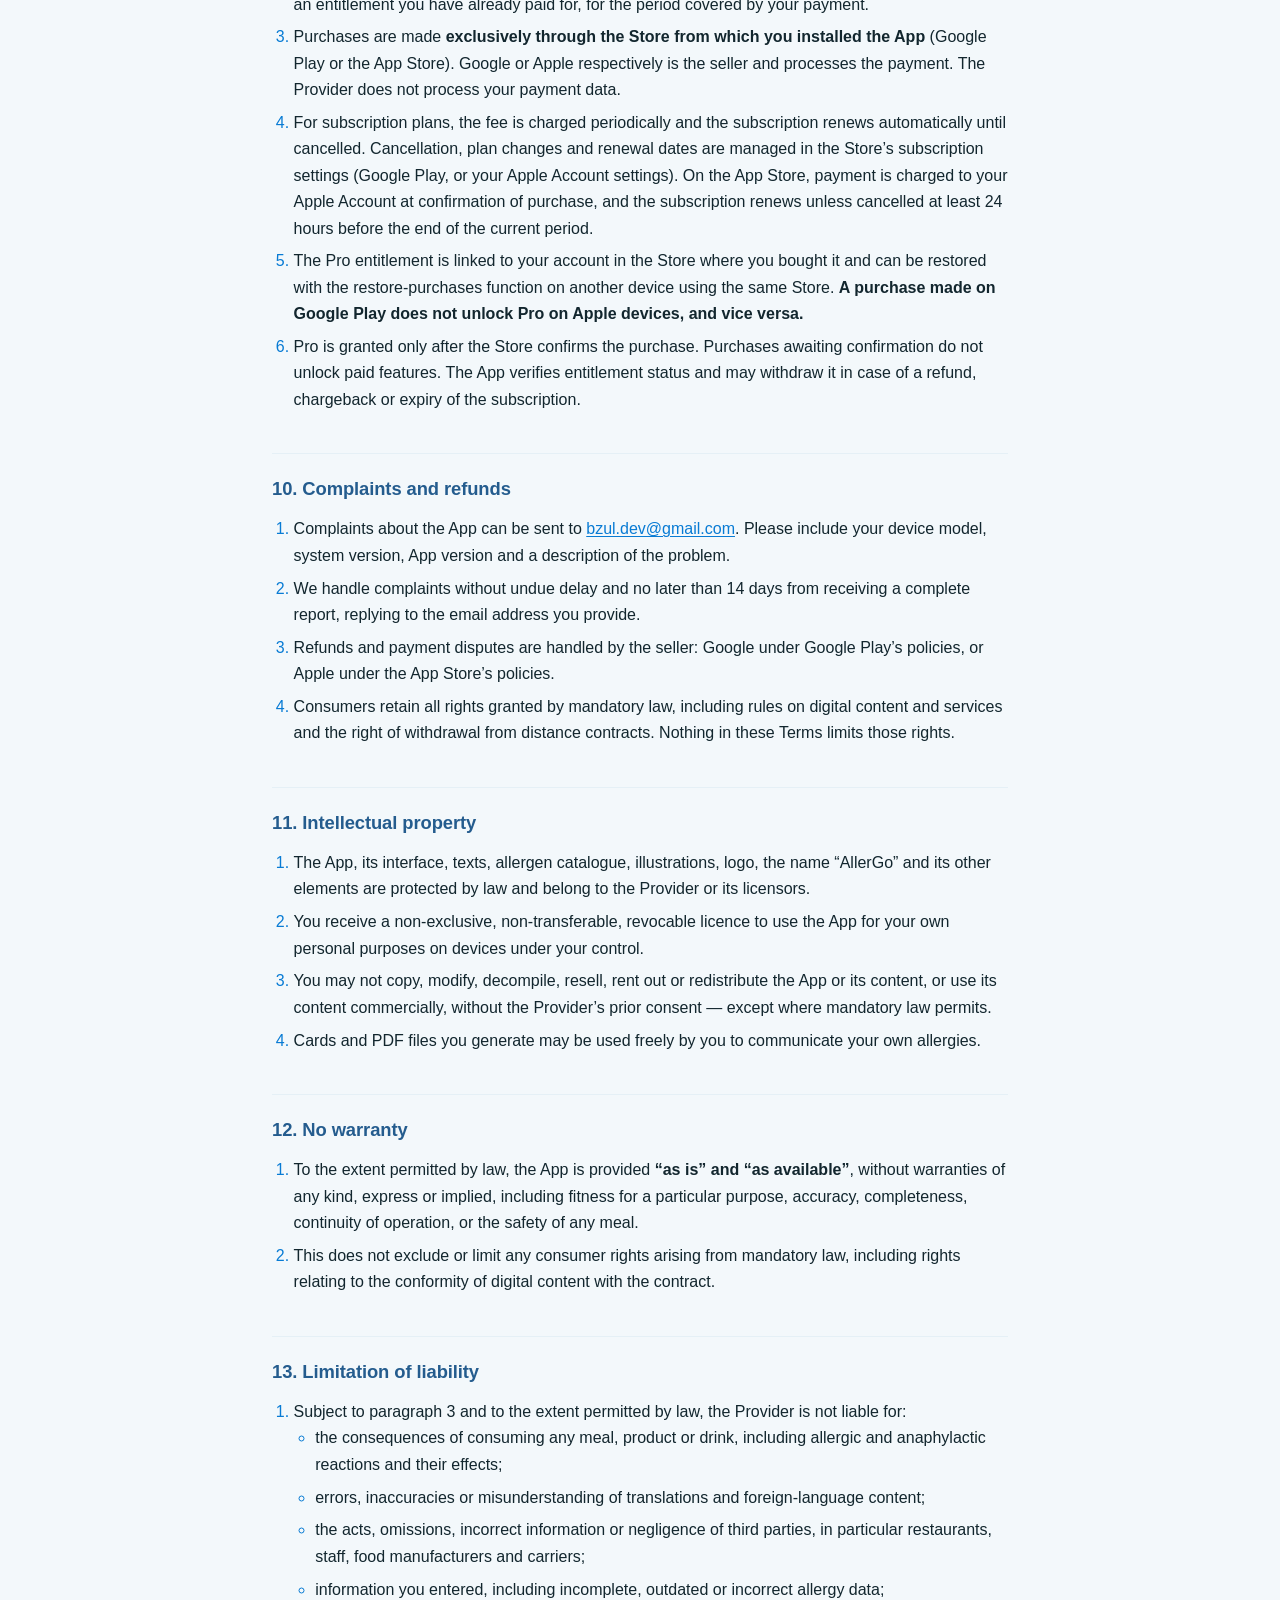
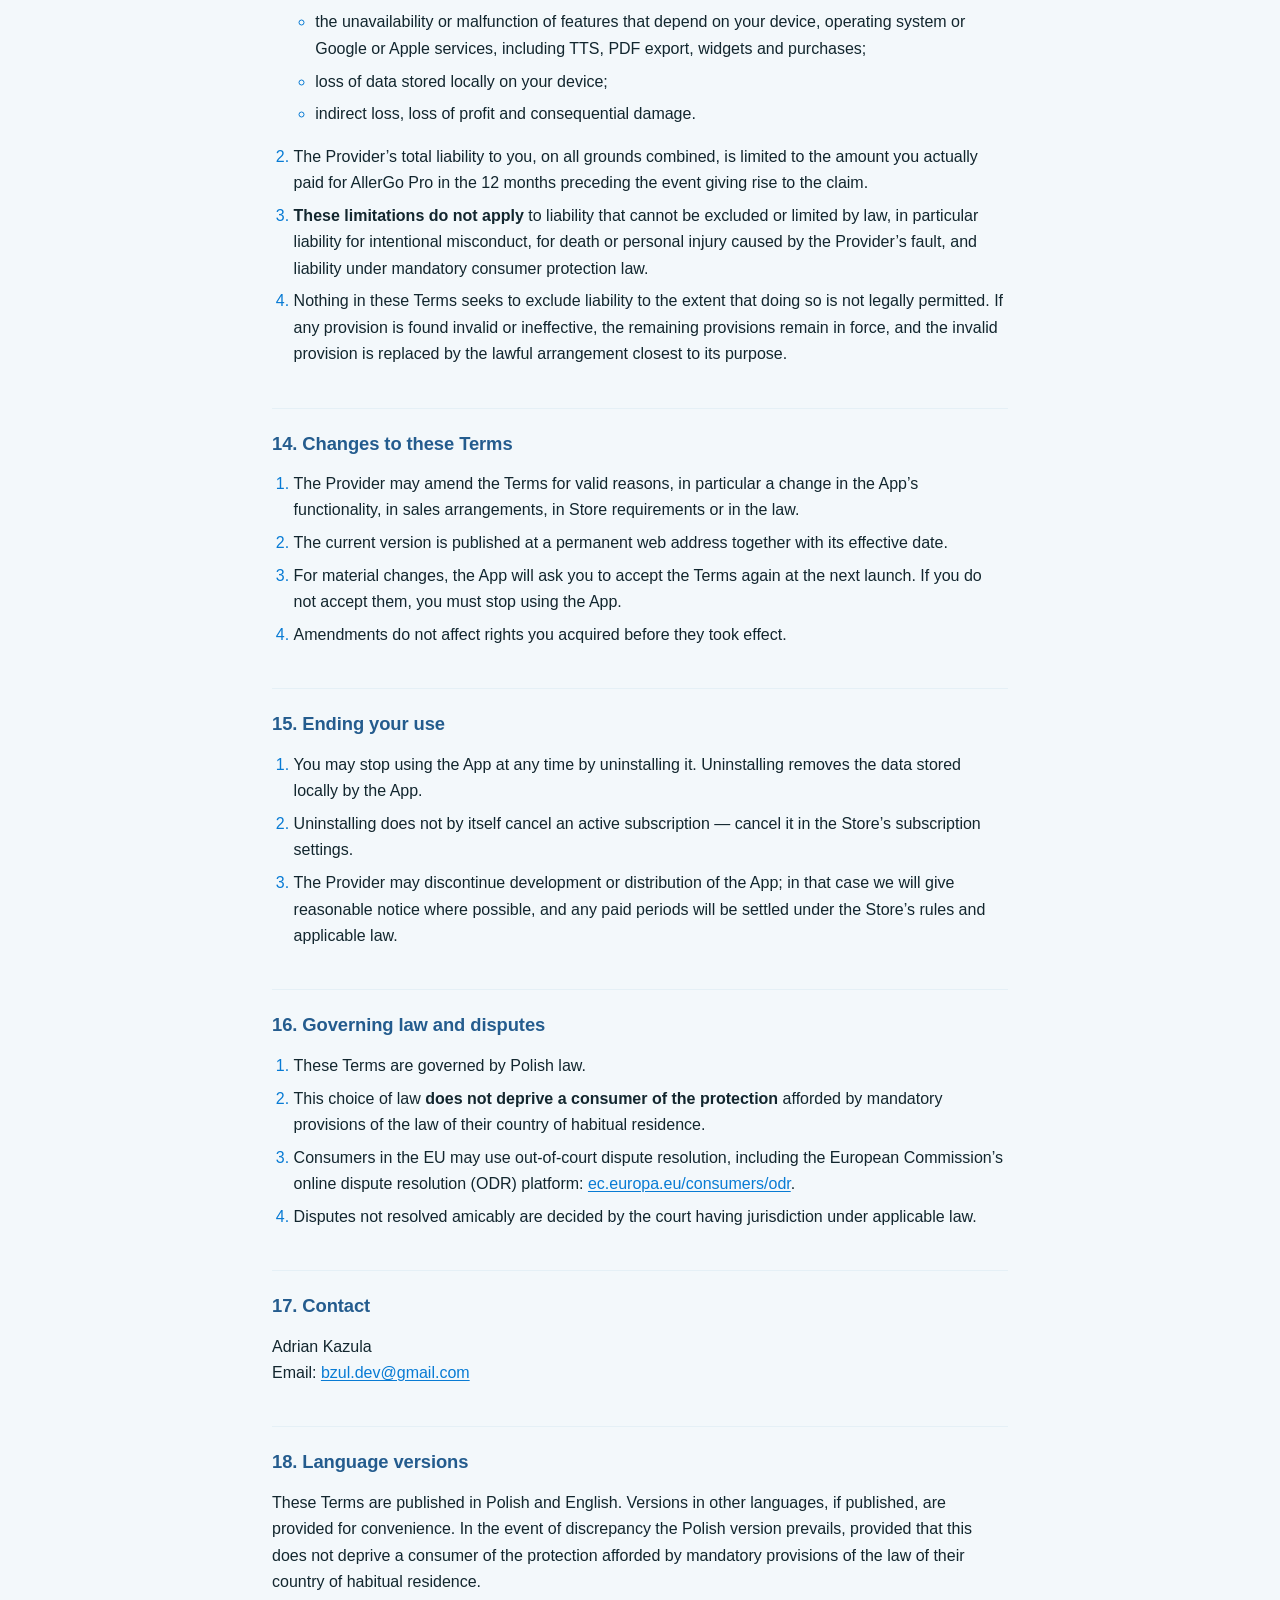
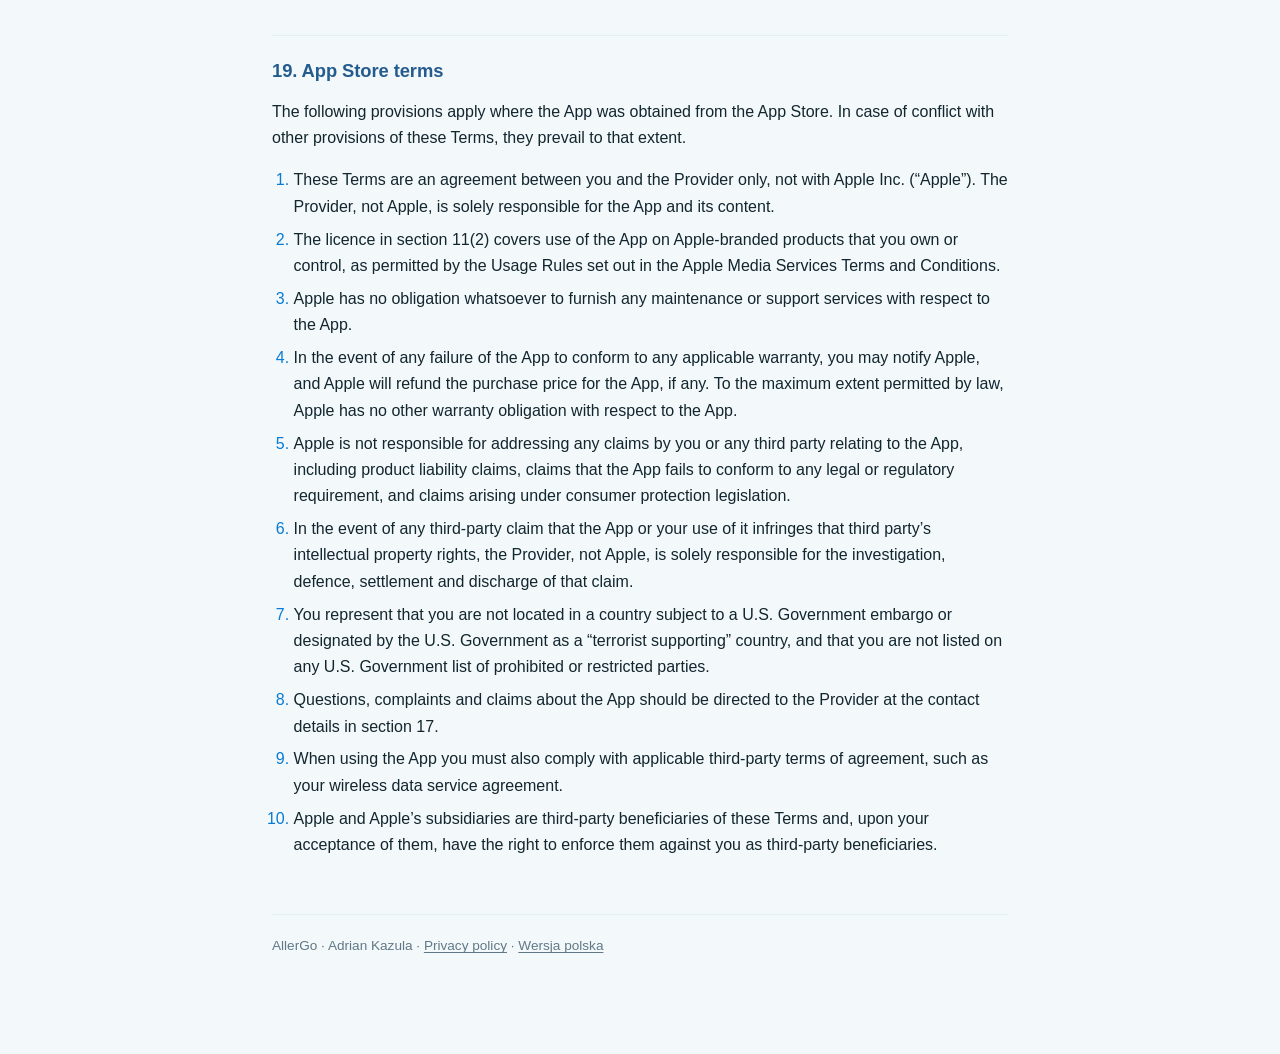
<file: terms/index.html>
<!DOCTYPE html>
<html lang="en">
<head>
<meta charset="utf-8">
<meta name="viewport" content="width=device-width, initial-scale=1">
<title>AllerGo — Terms of Use</title>
<meta name="description" content="Terms of use for the AllerGo mobile app — a communication aid for food allergies.">
<link rel="stylesheet" href="../assets/style.css">
<script>(function(){try{var t=localStorage.getItem('allergo-theme');if(t==='dark'||t==='light')document.documentElement.setAttribute('data-theme',t);}catch(e){}})();</script>
</head>
<body>

<div class="topbar">
  <a class="brand" href="../"><img src="../assets/allergo-mark.png" alt="" width="40" height="40">AllerGo</a>
  <button class="theme-toggle" type="button" aria-label="Toggle theme">
    <svg class="icon-sun" viewBox="0 0 24 24" aria-hidden="true"><circle cx="12" cy="12" r="4"/><path d="M12 2v2M12 20v2M4.9 4.9l1.4 1.4M17.7 17.7l1.4 1.4M2 12h2M20 12h2M4.9 19.1l1.4-1.4M17.7 6.3l1.4-1.4"/></svg>
    <svg class="icon-moon" viewBox="0 0 24 24" aria-hidden="true"><path d="M21 12.8A9 9 0 1 1 11.2 3a7 7 0 0 0 9.8 9.8z"/></svg>
  </button>
</div>

<header>
  <h1>Terms of Use</h1>
  <p class="meta">Version 1.4 · effective 8 October 2026</p>
  <nav class="langbar">
    <a href="../terms/" aria-current="true">English</a>
    <a href="../pl/terms/">Polski</a>
    <a href="../privacy/">Privacy policy</a>
  </nav>
</header>

<main>

<div class="callout">
  <p><strong>Key points.</strong> AllerGo is a communication aid, not a guarantee of safety. It is not a medical device, it does not diagnose, and it does not verify what a dish contains. Translations were produced by automated means and may contain errors. Never rely on the app alone when deciding whether to eat something — always confirm directly with the person preparing or serving your food.</p>
</div>

<h2>1. General</h2>
<ol>
  <li>These terms of use (the “Terms”) govern your use of the AllerGo mobile application (the “App”).</li>
  <li>The App is provided by Adrian Kazula, an individual, contact: <a href="mailto:bzul.dev@gmail.com">bzul.dev@gmail.com</a> (the “Provider”, “we”, “us”).</li>
  <li>The App is distributed through Google Play (Android devices) and the App Store (Apple devices running iOS), together the “Store”. The Store’s own terms, payments and the Store account (Google account or Apple Account) are governed by Google or Apple respectively and are not part of these Terms.</li>
  <li>You accept these Terms by ticking the relevant box when you first launch the App; the App records the accepted version and the date of acceptance locally on your device. The App cannot be used without accepting the Terms — if you do not accept them, please uninstall the App.</li>
  <li>The Terms are available free of charge at a permanent web address and from the App’s settings, in a form that allows you to download and store them.</li>
</ol>

<h2>2. What AllerGo is — and what it is not</h2>
<ol>
  <li>AllerGo is a tool that helps you <strong>communicate</strong> about food allergies. It produces information cards and questions in a selected language so that you can convey your allergies to people who do not speak your language.</li>
  <li>The App works offline, using content stored locally on your device; preparing a voice for read-aloud may require internet access.</li>
  <li><strong>AllerGo is not a medical device</strong> within the meaning of Regulation (EU) 2017/745 or any other medical device legislation. It is not intended for the diagnosis, prevention, monitoring, prediction, prognosis, treatment or alleviation of disease.</li>
  <li>The App <strong>does not provide medical, nutritional or dietary advice</strong> and is not a substitute for consulting a doctor, allergist, dietitian or other qualified professional.</li>
  <li>The App <strong>does not verify or confirm</strong> the composition of any dish, its recipe, the origin of ingredients, the method of preparation, storage conditions or the procedures followed at any given venue.</li>
  <li>The App <strong>does not guarantee</strong> that any meal, product or drink is safe for you, free from a given allergen, or free from cross-contact (cross-contamination) during production, transport, storage or preparation.</li>
  <li>The App does not contact restaurants, manufacturers, medical professionals or emergency services, and does not act on your behalf.</li>
</ol>

<h2>3. Translations — no warranty of accuracy</h2>
<div class="callout">
  <p><strong>This section is particularly important for your safety.</strong></p>
</div>
<ol>
  <li>The content, messages, allergen names and questions shown in foreign languages were produced <strong>by automated means, including machine translation and artificial-intelligence tools</strong>.</li>
  <li>The translations are <strong>not sworn or certified translations</strong> and have not been fully reviewed by native-speaker translators for every supported language.</li>
  <li>Translations may contain <strong>errors, inaccuracies, oversimplifications, literal renderings, outdated or imprecise culinary and medical terminology, and wording that in a particular country, region or dialect may be understood differently than intended, or not understood at all</strong>.</li>
  <li>Allergen and ingredient names do not always have exact equivalents across languages; the same word may cover a broader or narrower range of products than in your own language.</li>
  <li>The Provider <strong>does not warrant the correctness, completeness, unambiguity or communicative effectiveness of the translations</strong> and is not responsible for the consequences of a recipient misreading or misinterpreting them.</li>
  <li>If you need certainty about the content of a message — in particular where your allergy may cause severe or life-threatening reactions — <strong>you should have the card verified before use by a qualified translator, a fluent speaker of the language or another trusted source</strong>, and must not rely on the App alone.</li>
  <li>The read-aloud (TTS) feature uses the speech synthesis engine installed on your device’s operating system. Pronunciation, accent and intelligibility depend on that engine and are outside the Provider’s control.</li>
</ol>

<h2>4. Allergen, country and language data</h2>
<ol>
  <li>The catalogue of allergens, countries and languages in the App is compiled by the Provider and is <strong>not exhaustive</strong>. It may not cover every allergen, intolerance, substance, additive or reaction relevant to you.</li>
  <li>Allergen classifications and groupings are simplified and organisational. They do not reflect your individual diagnosis, nor the food-labelling rules of any particular country, which differ between jurisdictions.</li>
  <li>Content may not reflect the current state of knowledge, culinary practice or the law in force in the country you are visiting.</li>
  <li>The Provider may add, change or remove catalogue entries at any time, including allergens, countries, languages and illustrations.</li>
</ol>

<h2>5. Your responsibilities</h2>
<ol>
  <li>You use the App <strong>at your own risk</strong> and remain solely responsible for every decision about consuming any meal, product or drink.</li>
  <li>In relation to your use of the App, you undertake to:
    <ul>
      <li>enter and keep <strong>truthful, current and complete</strong> information about your allergies — the App only shows what you entered;</li>
      <li>check the content of the card before showing it, including after any change of profile, allergens, country or language;</li>
      <li>refrain from using the App unlawfully, to mislead others, or in a way suggesting that its content constitutes official, medical or laboratory confirmation of food composition.</li>
    </ul>
  </li>
  <li><strong>Safety recommendations.</strong> The App is no substitute for caution or for being prepared for an allergic reaction. The Provider draws your attention to the following. You should:
    <ul>
      <li><strong>confirm directly</strong> the composition and preparation of your food with venue staff, the manufacturer or another competent person;</li>
      <li>follow your own doctor’s individual instructions, including any instructions about carrying emergency medication (for example an adrenaline auto-injector);</li>
      <li>know your own allergy action plan and the local emergency numbers where you are staying.</li>
    </ul>
  </li>
  <li>The recommendations in paragraph 3 are informational and <strong>do not constitute medical advice</strong>. How you should manage treatment, emergency medication and your response to an allergic reaction is determined by <strong>your doctor, not by the App or the Provider</strong>.</li>
</ol>

<h2>6. Emergency features</h2>
<ol>
  <li>The emergency card and the emergency widget are solely a <strong>convenient way to display content you prepared earlier</strong>.</li>
  <li>They are <strong>not an emergency, alarm or telemedicine service</strong>. The App does not detect allergic reactions, does not notify anyone, does not call for help and does not replace contacting emergency services.</li>
  <li>In a situation that threatens health or life, call your local emergency number immediately and act in accordance with your own doctor’s instructions.</li>
</ol>

<h2>7. Technical requirements and availability</h2>
<ol>
  <li>You need an Android or iOS device running a supported version of the operating system, available storage and — for purchases — an active Store account (Google account or Apple Account) with access to the Store.</li>
  <li>The availability and quality of read-aloud (TTS), PDF export and widgets depend on your device model, system version, installed voices and manufacturer settings, and may differ or be unavailable on some devices.</li>
  <li>The Provider makes reasonable efforts to keep the App working correctly but <strong>does not warrant uninterrupted, error-free or fault-free operation</strong>, including after an operating system update or a change to device settings.</li>
  <li>Data you enter is stored locally on your device. It may be lost, in particular, if you uninstall the App, clear its data, or if the device fails or is lost. The App provides no cloud backup.</li>
  <li>The read-aloud feature works only in languages supported by the speech synthesis engine installed on your device. For some card languages no voice may be available; the card then remains available in written form, which works for every supported language. Voice availability depends on the speech engine provider and is outside the Provider's control. On iOS devices the App uses only the voices available in the system and does not download any; you can download additional voices in the system settings. On Android devices, if a voice is missing, the App in its Pro version may try to download it automatically once you choose a destination or a card language, over an unmetered connection only (for example Wi-Fi). Where the connection is metered at that moment, the App asks you once per language. Confirming the download, or starting the read-aloud yourself, may download the voice over mobile data as well. Success depends on the speech engine, the device and the connection, is <strong>not guaranteed</strong>, and the download uses data. Current information: <a href="../voice-languages/">https://bzul85.github.io/allergo-legal/voice-languages/</a></li>
</ol>

<h2>8. Age requirement</h2>
<ol>
  <li>The App is intended for users aged <strong>13 and over</strong>.</li>
  <li>Where the law of your country sets a higher minimum age for using digital services independently, that higher age applies.</li>
  <li>A minor may use the App only with the knowledge and consent of a parent or legal guardian. Supervision of that use, entry of accurate allergy information and the resulting food decisions rest with the guardian under applicable law. The Provider exercises no control in this respect and does not verify users’ ages.</li>
  <li>The App is not directed to children under 13 and contains no content aimed at such users.</li>
</ol>

<h2>9. Free and AllerGo Pro</h2>
<ol>
  <li>The App is offered in a free version (“Free”) and a paid version (“Pro”) which unlocks additional features.</li>
  <li>The feature scope of each version is shown in the App and may change. A change does not remove an entitlement you have already paid for, for the period covered by your payment.</li>
  <li>Purchases are made <strong>exclusively through the Store from which you installed the App</strong> (Google Play or the App Store). Google or Apple respectively is the seller and processes the payment. The Provider does not process your payment data.</li>
  <li>For subscription plans, the fee is charged periodically and the subscription renews automatically until cancelled. Cancellation, plan changes and renewal dates are managed in the Store’s subscription settings (Google Play, or your Apple Account settings). On the App Store, payment is charged to your Apple Account at confirmation of purchase, and the subscription renews unless cancelled at least 24 hours before the end of the current period.</li>
  <li>The Pro entitlement is linked to your account in the Store where you bought it and can be restored with the restore-purchases function on another device using the same Store. <strong>A purchase made on Google Play does not unlock Pro on Apple devices, and vice versa.</strong></li>
  <li>Pro is granted only after the Store confirms the purchase. Purchases awaiting confirmation do not unlock paid features. The App verifies entitlement status and may withdraw it in case of a refund, chargeback or expiry of the subscription.</li>
</ol>

<h2>10. Complaints and refunds</h2>
<ol>
  <li>Complaints about the App can be sent to <a href="mailto:bzul.dev@gmail.com">bzul.dev@gmail.com</a>. Please include your device model, system version, App version and a description of the problem.</li>
  <li>We handle complaints without undue delay and no later than 14 days from receiving a complete report, replying to the email address you provide.</li>
  <li>Refunds and payment disputes are handled by the seller: Google under Google Play’s policies, or Apple under the App Store’s policies.</li>
  <li>Consumers retain all rights granted by mandatory law, including rules on digital content and services and the right of withdrawal from distance contracts. Nothing in these Terms limits those rights.</li>
</ol>

<h2>11. Intellectual property</h2>
<ol>
  <li>The App, its interface, texts, allergen catalogue, illustrations, logo, the name “AllerGo” and its other elements are protected by law and belong to the Provider or its licensors.</li>
  <li>You receive a non-exclusive, non-transferable, revocable licence to use the App for your own personal purposes on devices under your control.</li>
  <li>You may not copy, modify, decompile, resell, rent out or redistribute the App or its content, or use its content commercially, without the Provider’s prior consent — except where mandatory law permits.</li>
  <li>Cards and PDF files you generate may be used freely by you to communicate your own allergies.</li>
</ol>

<h2>12. No warranty</h2>
<ol>
  <li>To the extent permitted by law, the App is provided <strong>“as is” and “as available”</strong>, without warranties of any kind, express or implied, including fitness for a particular purpose, accuracy, completeness, continuity of operation, or the safety of any meal.</li>
  <li>This does not exclude or limit any consumer rights arising from mandatory law, including rights relating to the conformity of digital content with the contract.</li>
</ol>

<h2>13. Limitation of liability</h2>
<ol>
  <li>Subject to paragraph 3 and to the extent permitted by law, the Provider is not liable for:
    <ul>
      <li>the consequences of consuming any meal, product or drink, including allergic and anaphylactic reactions and their effects;</li>
      <li>errors, inaccuracies or misunderstanding of translations and foreign-language content;</li>
      <li>the acts, omissions, incorrect information or negligence of third parties, in particular restaurants, staff, food manufacturers and carriers;</li>
      <li>information you entered, including incomplete, outdated or incorrect allergy data;</li>
      <li>the unavailability or malfunction of features that depend on your device, operating system or Google or Apple services, including TTS, PDF export, widgets and purchases;</li>
      <li>loss of data stored locally on your device;</li>
      <li>indirect loss, loss of profit and consequential damage.</li>
    </ul>
  </li>
  <li>The Provider’s total liability to you, on all grounds combined, is limited to the amount you actually paid for AllerGo Pro in the 12 months preceding the event giving rise to the claim.</li>
  <li><strong>These limitations do not apply</strong> to liability that cannot be excluded or limited by law, in particular liability for intentional misconduct, for death or personal injury caused by the Provider’s fault, and liability under mandatory consumer protection law.</li>
  <li>Nothing in these Terms seeks to exclude liability to the extent that doing so is not legally permitted. If any provision is found invalid or ineffective, the remaining provisions remain in force, and the invalid provision is replaced by the lawful arrangement closest to its purpose.</li>
</ol>

<h2>14. Changes to these Terms</h2>
<ol>
  <li>The Provider may amend the Terms for valid reasons, in particular a change in the App’s functionality, in sales arrangements, in Store requirements or in the law.</li>
  <li>The current version is published at a permanent web address together with its effective date.</li>
  <li>For material changes, the App will ask you to accept the Terms again at the next launch. If you do not accept them, you must stop using the App.</li>
  <li>Amendments do not affect rights you acquired before they took effect.</li>
</ol>

<h2>15. Ending your use</h2>
<ol>
  <li>You may stop using the App at any time by uninstalling it. Uninstalling removes the data stored locally by the App.</li>
  <li>Uninstalling does not by itself cancel an active subscription — cancel it in the Store’s subscription settings.</li>
  <li>The Provider may discontinue development or distribution of the App; in that case we will give reasonable notice where possible, and any paid periods will be settled under the Store’s rules and applicable law.</li>
</ol>

<h2>16. Governing law and disputes</h2>
<ol>
  <li>These Terms are governed by Polish law.</li>
  <li>This choice of law <strong>does not deprive a consumer of the protection</strong> afforded by mandatory provisions of the law of their country of habitual residence.</li>
  <li>Consumers in the EU may use out-of-court dispute resolution, including the European Commission’s online dispute resolution (ODR) platform: <a href="https://ec.europa.eu/consumers/odr" rel="noopener">ec.europa.eu/consumers/odr</a>.</li>
  <li>Disputes not resolved amicably are decided by the court having jurisdiction under applicable law.</li>
</ol>

<h2>17. Contact</h2>
<p>Adrian Kazula<br>
Email: <a href="mailto:bzul.dev@gmail.com">bzul.dev@gmail.com</a></p>

<h2>18. Language versions</h2>
<p>These Terms are published in Polish and English. Versions in other languages, if published, are provided for convenience. In the event of discrepancy the Polish version prevails, provided that this does not deprive a consumer of the protection afforded by mandatory provisions of the law of their country of habitual residence.</p>

<h2>19. App Store terms</h2>
<p>The following provisions apply where the App was obtained from the App Store. In case of conflict with other provisions of these Terms, they prevail to that extent.</p>
<ol>
  <li>These Terms are an agreement between you and the Provider only, not with Apple Inc. (“Apple”). The Provider, not Apple, is solely responsible for the App and its content.</li>
  <li>The licence in section 11(2) covers use of the App on Apple-branded products that you own or control, as permitted by the Usage Rules set out in the Apple Media Services Terms and Conditions.</li>
  <li>Apple has no obligation whatsoever to furnish any maintenance or support services with respect to the App.</li>
  <li>In the event of any failure of the App to conform to any applicable warranty, you may notify Apple, and Apple will refund the purchase price for the App, if any. To the maximum extent permitted by law, Apple has no other warranty obligation with respect to the App.</li>
  <li>Apple is not responsible for addressing any claims by you or any third party relating to the App, including product liability claims, claims that the App fails to conform to any legal or regulatory requirement, and claims arising under consumer protection legislation.</li>
  <li>In the event of any third-party claim that the App or your use of it infringes that third party’s intellectual property rights, the Provider, not Apple, is solely responsible for the investigation, defence, settlement and discharge of that claim.</li>
  <li>You represent that you are not located in a country subject to a U.S. Government embargo or designated by the U.S. Government as a “terrorist supporting” country, and that you are not listed on any U.S. Government list of prohibited or restricted parties.</li>
  <li>Questions, complaints and claims about the App should be directed to the Provider at the contact details in section 17.</li>
  <li>When using the App you must also comply with applicable third-party terms of agreement, such as your wireless data service agreement.</li>
  <li>Apple and Apple’s subsidiaries are third-party beneficiaries of these Terms and, upon your acceptance of them, have the right to enforce them against you as third-party beneficiaries.</li>
</ol>

</main>

<footer>
  <p>AllerGo · Adrian Kazula · <a href="../privacy/">Privacy policy</a> · <a href="../pl/terms/">Wersja polska</a></p>
</footer>

<script src="../assets/theme.js"></script>
</body>
</html>
</file>
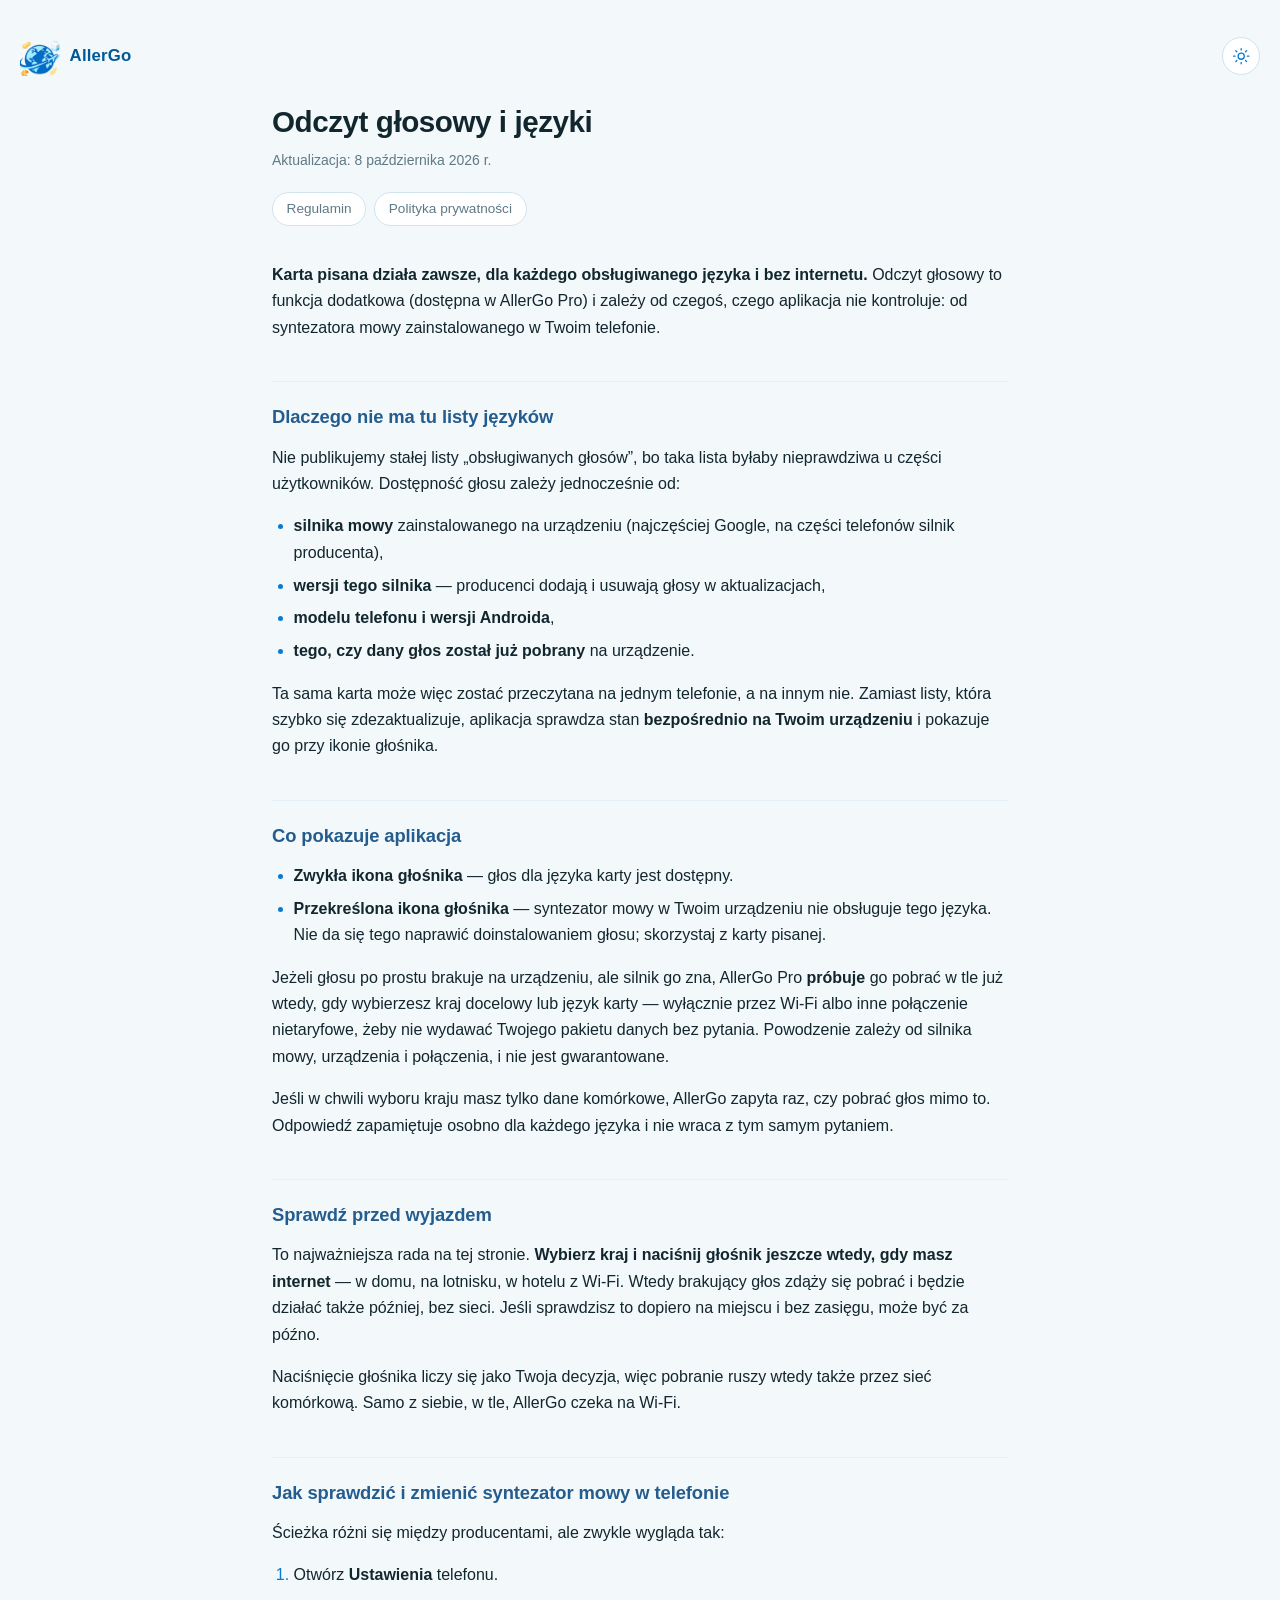
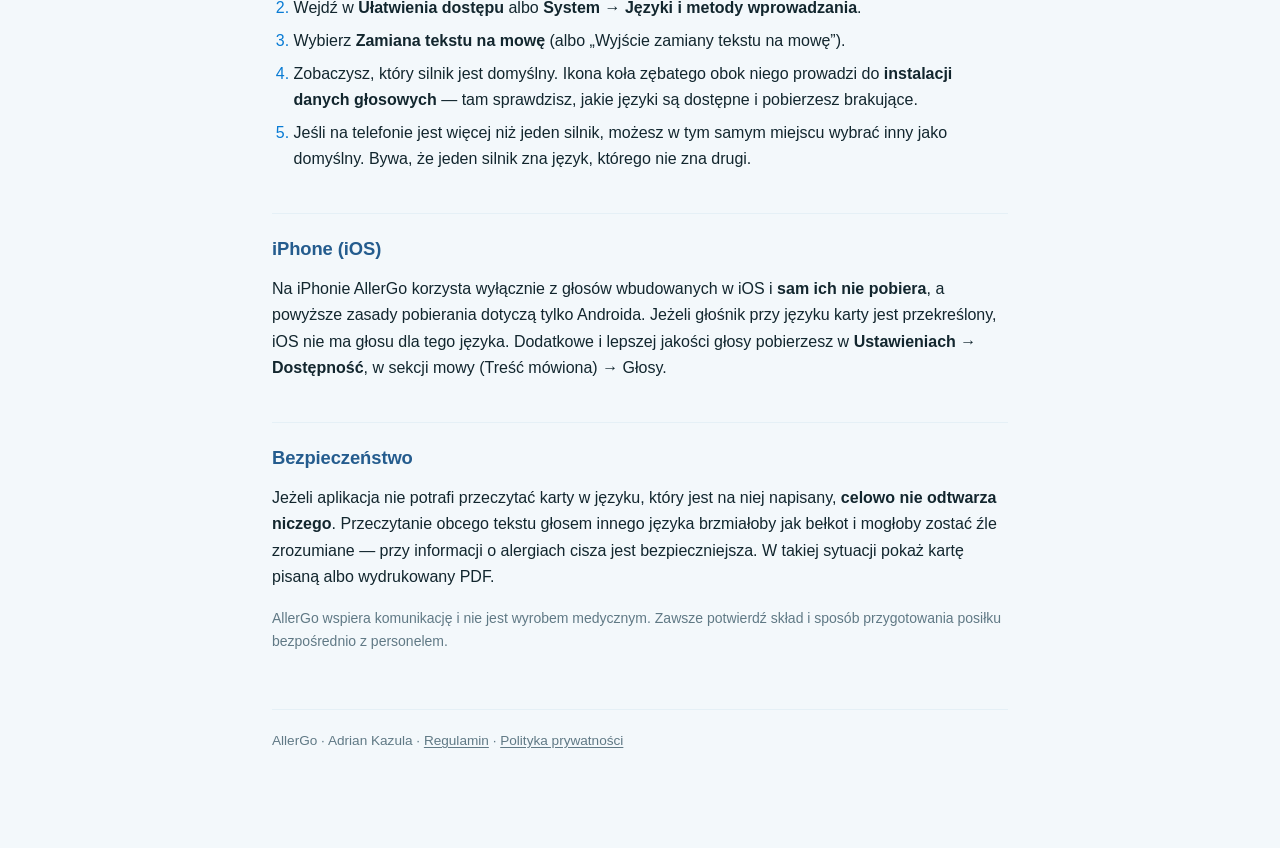
<file: voice-languages/index.html>
<!DOCTYPE html>
<html lang="pl">
<head>
<meta charset="utf-8">
<meta name="viewport" content="width=device-width, initial-scale=1">
<title>AllerGo — Odczyt głosowy i języki</title>
<meta name="description" content="Od czego zależy odczyt głosowy karty w AllerGo i jak sprawdzić dostępność głosu na swoim telefonie.">
<link rel="stylesheet" href="../assets/style.css">
<script>(function(){try{var t=localStorage.getItem('allergo-theme');if(t==='dark'||t==='light')document.documentElement.setAttribute('data-theme',t);}catch(e){}})();</script>
</head>
<body>

<div class="topbar">
  <a class="brand" href="../"><img src="../assets/allergo-mark.png" alt="" width="40" height="40">AllerGo</a>
  <button class="theme-toggle" type="button" aria-label="Przełącz motyw">
    <svg class="icon-sun" viewBox="0 0 24 24" aria-hidden="true"><circle cx="12" cy="12" r="4"/><path d="M12 2v2M12 20v2M4.9 4.9l1.4 1.4M17.7 17.7l1.4 1.4M2 12h2M20 12h2M4.9 19.1l1.4-1.4M17.7 6.3l1.4-1.4"/></svg>
    <svg class="icon-moon" viewBox="0 0 24 24" aria-hidden="true"><path d="M21 12.8A9 9 0 1 1 11.2 3a7 7 0 0 0 9.8 9.8z"/></svg>
  </button>
</div>

<header>
  <h1>Odczyt głosowy i języki</h1>
  <p class="meta">Aktualizacja: 8 października 2026 r.</p>
  <nav class="langbar">
    <a href="../pl/terms/">Regulamin</a>
    <a href="../pl/privacy/">Polityka prywatności</a>
  </nav>
</header>

<main>

<p><strong>Karta pisana działa zawsze, dla każdego obsługiwanego języka i bez internetu.</strong>
Odczyt głosowy to funkcja dodatkowa (dostępna w AllerGo Pro) i&nbsp;zależy od czegoś, czego
aplikacja nie kontroluje: od syntezatora mowy zainstalowanego w Twoim telefonie.</p>

<h2>Dlaczego nie ma tu listy języków</h2>
<p>Nie publikujemy stałej listy „obsługiwanych głosów”, bo taka lista byłaby nieprawdziwa
u części użytkowników. Dostępność głosu zależy jednocześnie od:</p>
<ul>
  <li><strong>silnika mowy</strong> zainstalowanego na urządzeniu (najczęściej Google, na części telefonów silnik producenta),</li>
  <li><strong>wersji tego silnika</strong> — producenci dodają i usuwają głosy w aktualizacjach,</li>
  <li><strong>modelu telefonu i wersji Androida</strong>,</li>
  <li><strong>tego, czy dany głos został już pobrany</strong> na urządzenie.</li>
</ul>
<p>Ta sama karta może więc zostać przeczytana na jednym telefonie, a na innym nie.
Zamiast listy, która szybko się zdezaktualizuje, aplikacja sprawdza stan
<strong>bezpośrednio na Twoim urządzeniu</strong> i pokazuje go przy ikonie głośnika.</p>

<h2>Co pokazuje aplikacja</h2>
<ul>
  <li><strong>Zwykła ikona głośnika</strong> — głos dla języka karty jest dostępny.</li>
  <li><strong>Przekreślona ikona głośnika</strong> — syntezator mowy w Twoim urządzeniu nie obsługuje tego języka. Nie da się tego naprawić doinstalowaniem głosu; skorzystaj z karty pisanej.</li>
</ul>
<p>Jeżeli głosu po prostu brakuje na urządzeniu, ale silnik go zna, AllerGo Pro <strong>próbuje</strong>
go pobrać w tle już wtedy, gdy wybierzesz kraj docelowy lub język karty — wyłącznie przez Wi-Fi
albo inne połączenie nietaryfowe, żeby nie wydawać Twojego pakietu danych bez pytania. Powodzenie
zależy od silnika mowy, urządzenia i połączenia, i&nbsp;nie jest gwarantowane.</p>
<p>Jeśli w chwili wyboru kraju masz tylko dane komórkowe, AllerGo zapyta raz, czy pobrać głos
mimo to. Odpowiedź zapamiętuje osobno dla każdego języka i nie wraca z tym samym pytaniem.</p>

<h2>Sprawdź przed wyjazdem</h2>
<p>To najważniejsza rada na tej stronie. <strong>Wybierz kraj i naciśnij głośnik jeszcze wtedy,
gdy masz internet</strong> — w domu, na lotnisku, w hotelu z Wi-Fi. Wtedy brakujący głos zdąży się
pobrać i będzie działać także później, bez sieci. Jeśli sprawdzisz to dopiero na miejscu i bez
zasięgu, może być za późno.</p>
<p>Naciśnięcie głośnika liczy się jako Twoja decyzja, więc pobranie ruszy wtedy także przez sieć
komórkową. Samo z siebie, w tle, AllerGo czeka na Wi-Fi.</p>

<h2>Jak sprawdzić i zmienić syntezator mowy w telefonie</h2>
<p>Ścieżka różni się między producentami, ale zwykle wygląda tak:</p>
<ol>
  <li>Otwórz <strong>Ustawienia</strong> telefonu.</li>
  <li>Wejdź w <strong>Ułatwienia dostępu</strong> albo <strong>System → Języki i metody wprowadzania</strong>.</li>
  <li>Wybierz <strong>Zamiana tekstu na mowę</strong> (albo „Wyjście zamiany tekstu na mowę”).</li>
  <li>Zobaczysz, który silnik jest domyślny. Ikona koła zębatego obok niego prowadzi do
      <strong>instalacji danych głosowych</strong> — tam sprawdzisz, jakie języki są dostępne
      i pobierzesz brakujące.</li>
  <li>Jeśli na telefonie jest więcej niż jeden silnik, możesz w tym samym miejscu wybrać inny
      jako domyślny. Bywa, że jeden silnik zna język, którego nie zna drugi.</li>
</ol>

<h2>iPhone (iOS)</h2>
<p>Na iPhonie AllerGo korzysta wyłącznie z głosów wbudowanych w iOS i <strong>sam ich nie
pobiera</strong>, a powyższe zasady pobierania dotyczą tylko Androida. Jeżeli głośnik przy języku
karty jest przekreślony, iOS nie ma głosu dla tego języka. Dodatkowe i lepszej jakości głosy
pobierzesz w <strong>Ustawieniach → Dostępność</strong>, w sekcji mowy (Treść mówiona) → Głosy.</p>

<h2>Bezpieczeństwo</h2>
<p>Jeżeli aplikacja nie potrafi przeczytać karty w języku, który jest na niej napisany,
<strong>celowo nie odtwarza niczego</strong>. Przeczytanie obcego tekstu głosem innego języka
brzmiałoby jak bełkot i mogłoby zostać źle zrozumiane — przy informacji o alergiach cisza jest
bezpieczniejsza. W takiej sytuacji pokaż kartę pisaną albo wydrukowany PDF.</p>

<p class="meta">AllerGo wspiera komunikację i nie jest wyrobem medycznym. Zawsze potwierdź skład
i sposób przygotowania posiłku bezpośrednio z personelem.</p>

</main>

<footer>
  <p>AllerGo · Adrian Kazula · <a href="../pl/terms/">Regulamin</a> · <a href="../pl/privacy/">Polityka prywatności</a></p>
</footer>

<script src="../assets/theme.js"></script>
</body>
</html>
</file>
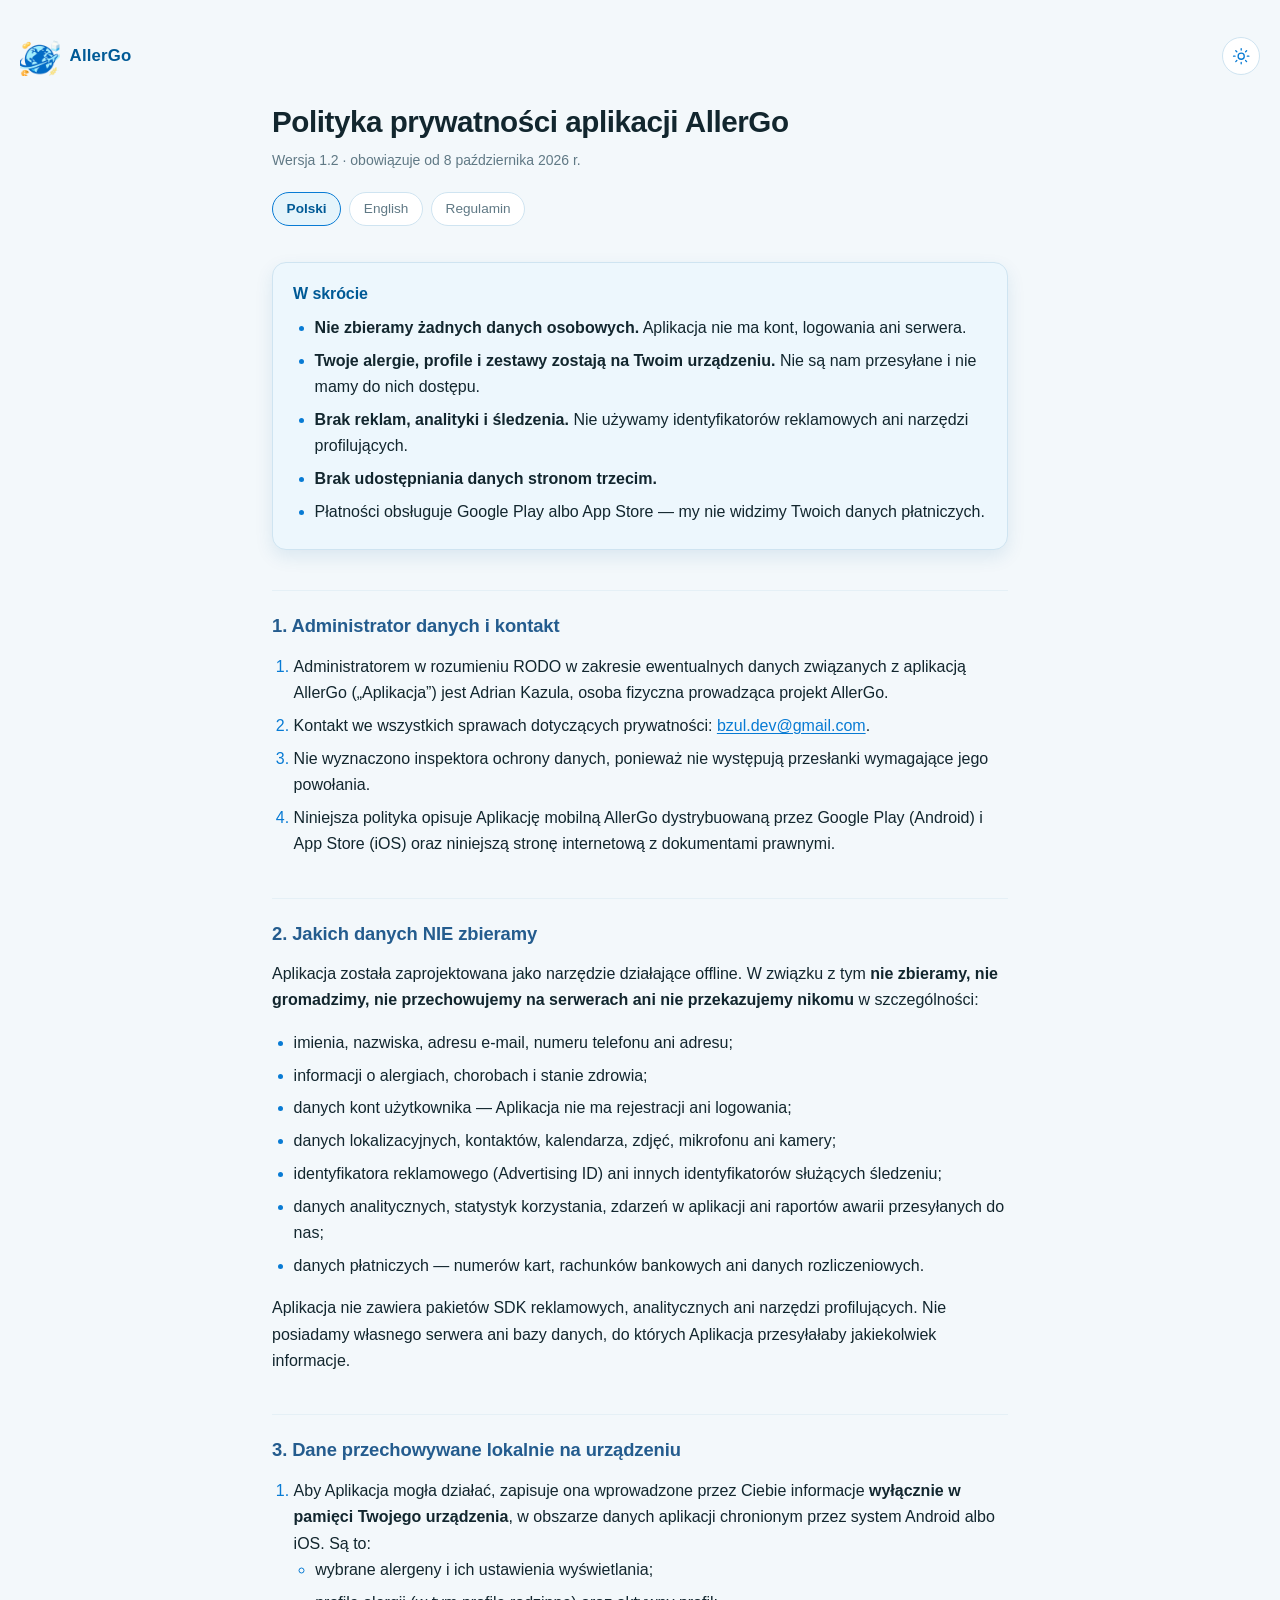
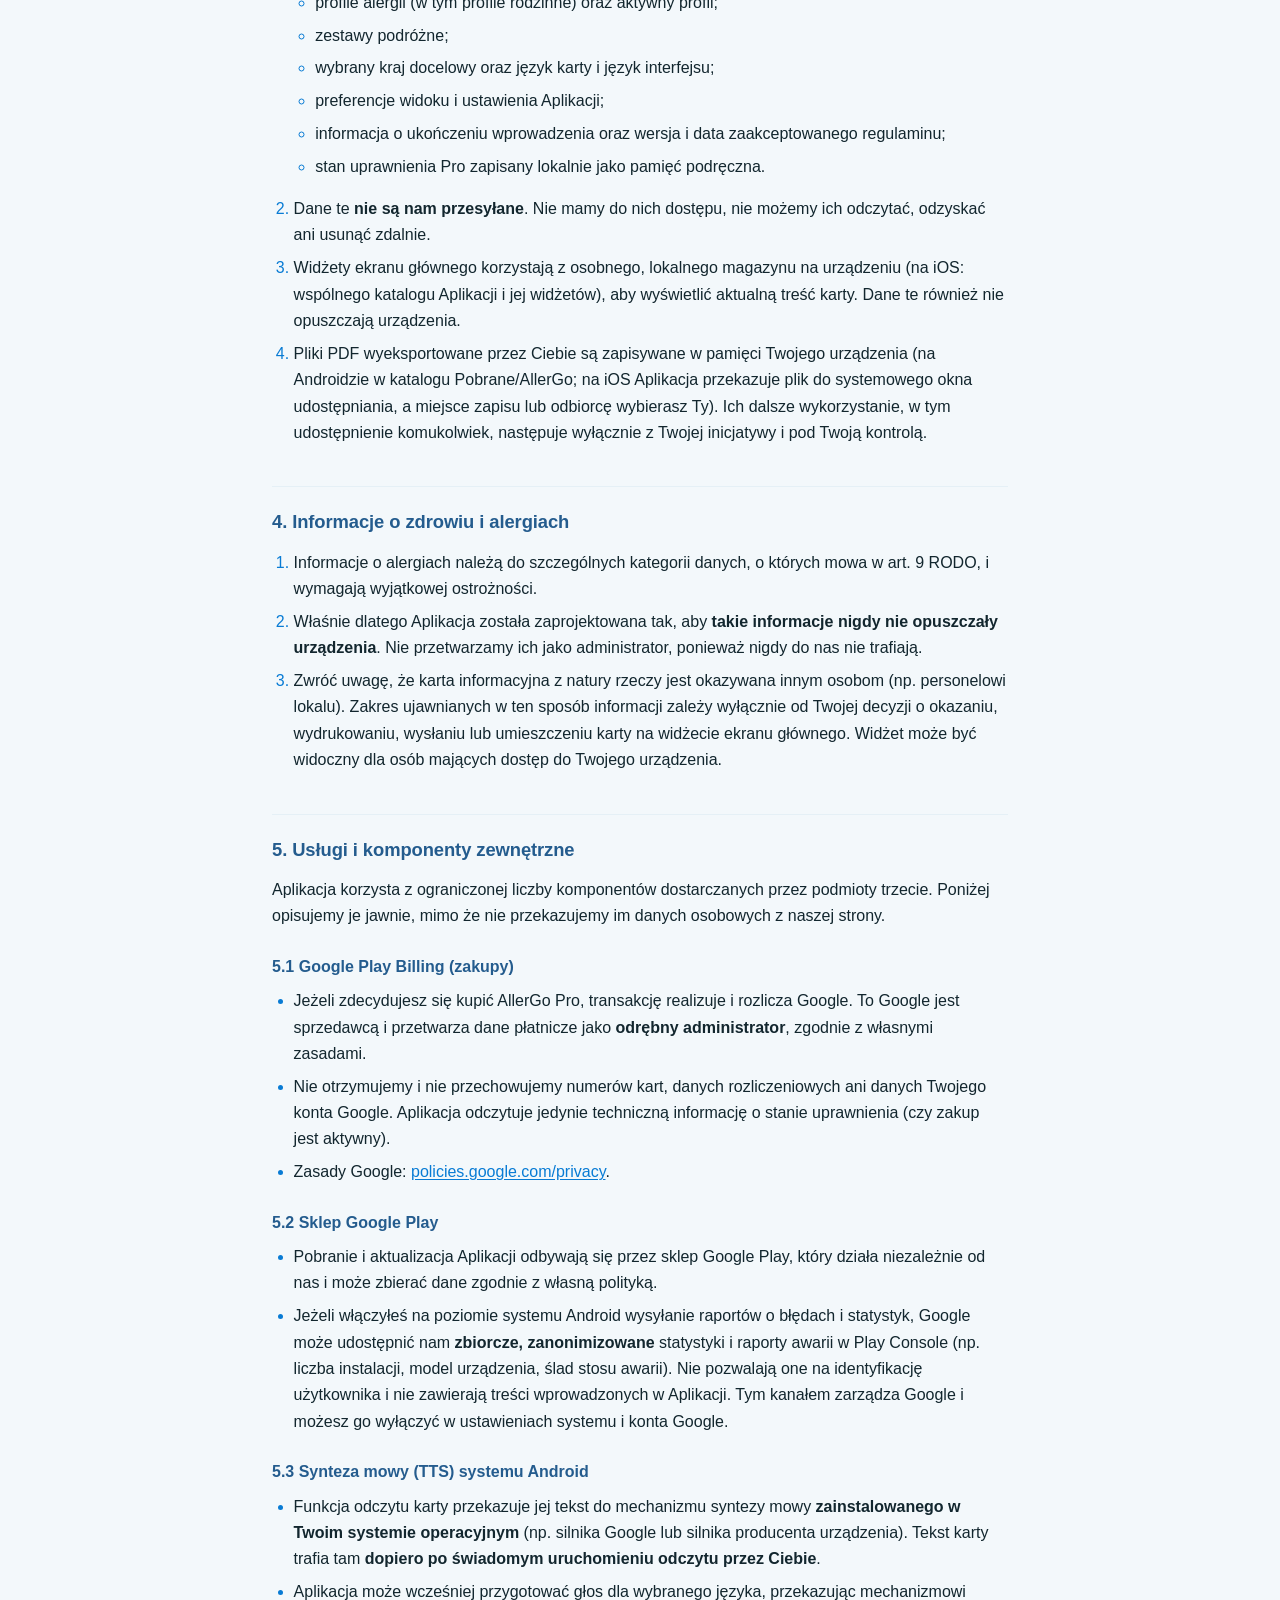
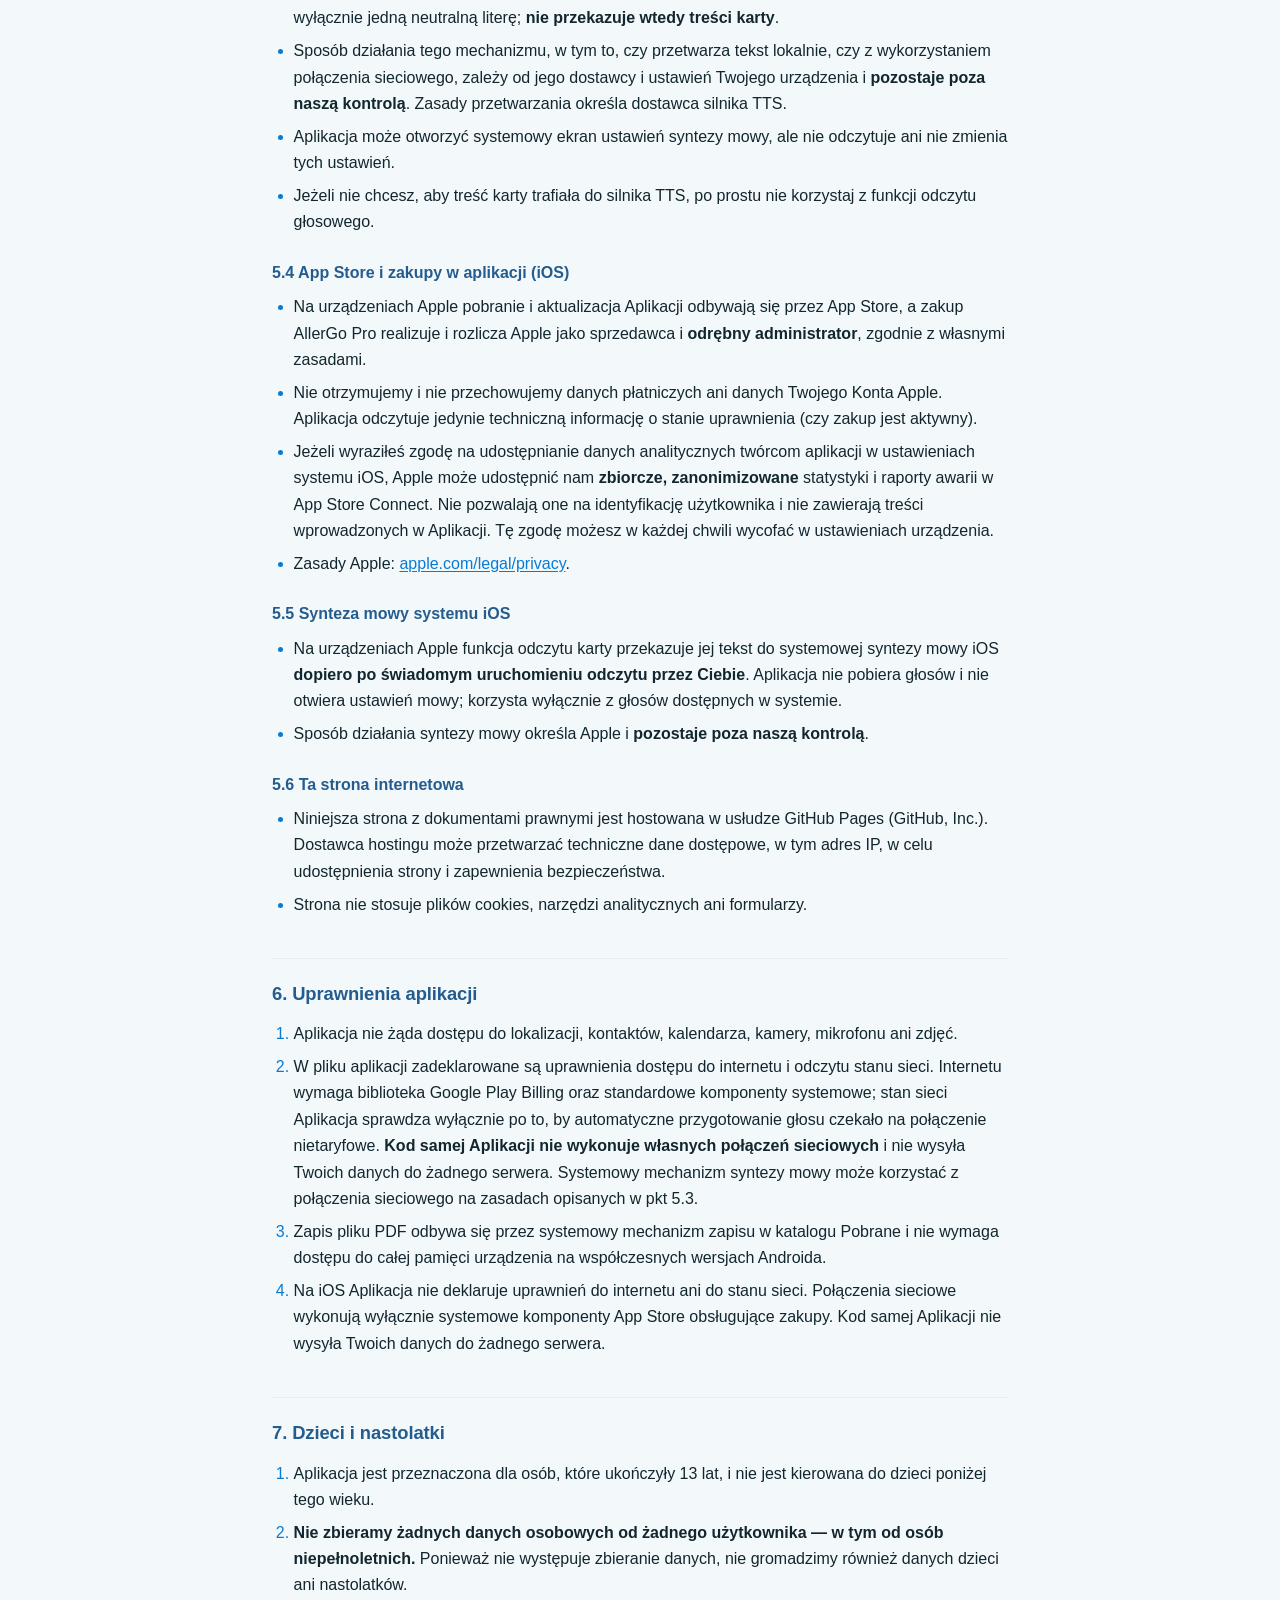
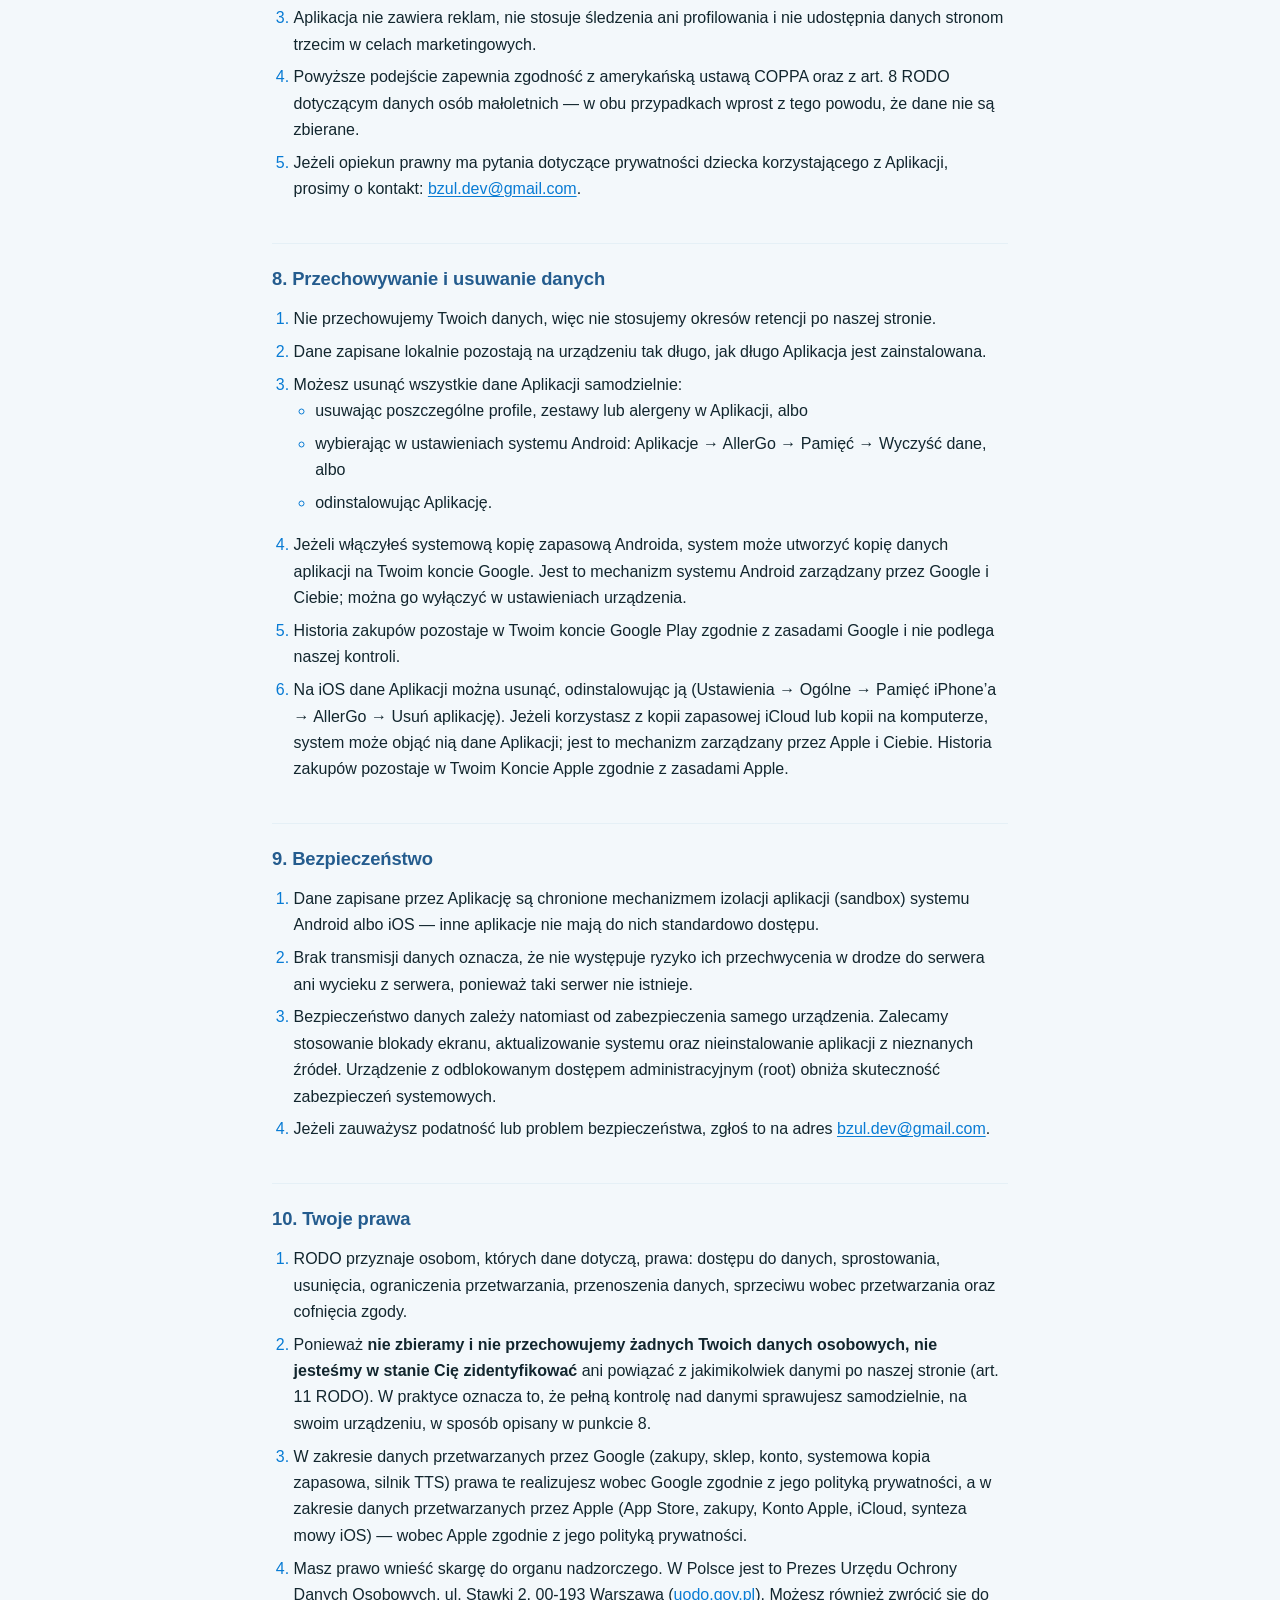
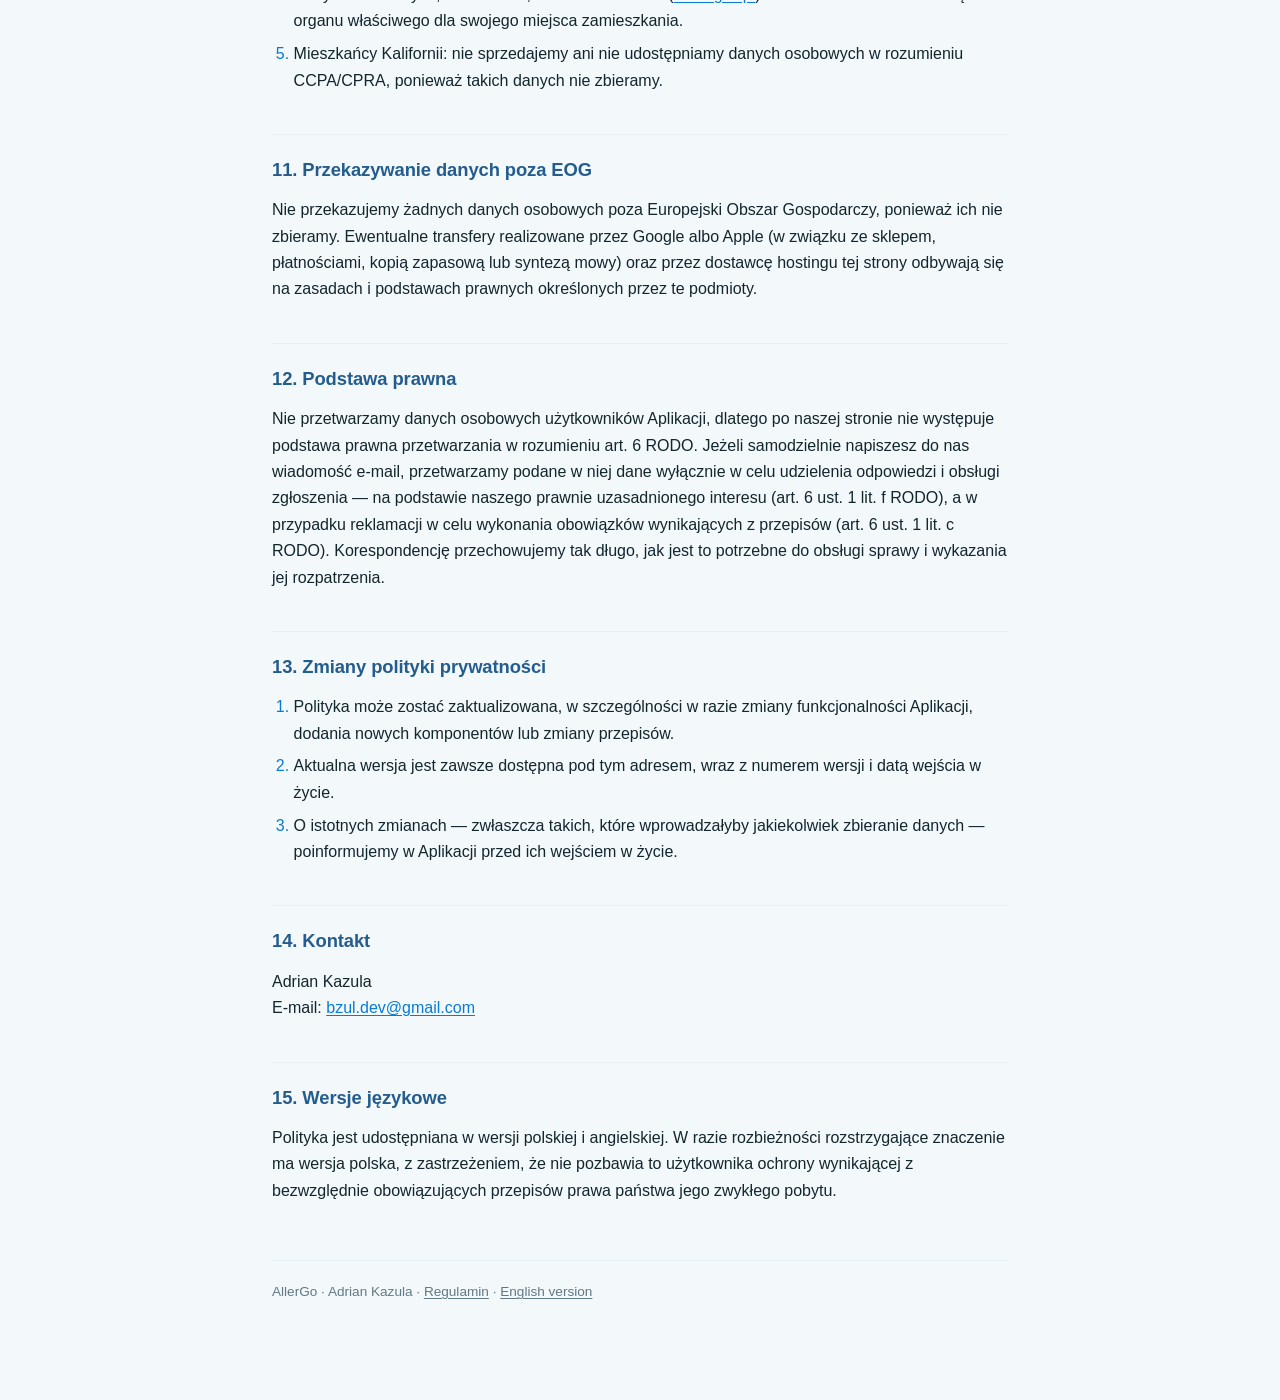
<file: pl/privacy/index.html>
<!DOCTYPE html>
<html lang="pl">
<head>
<meta charset="utf-8">
<meta name="viewport" content="width=device-width, initial-scale=1">
<title>Polityka prywatności aplikacji AllerGo</title>
<meta name="description" content="Polityka prywatności aplikacji mobilnej AllerGo. Aplikacja nie zbiera danych osobowych — wszystkie informacje pozostają lokalnie na urządzeniu użytkownika.">
<link rel="stylesheet" href="../../assets/style.css">
<script>(function(){try{var t=localStorage.getItem('allergo-theme');if(t==='dark'||t==='light')document.documentElement.setAttribute('data-theme',t);}catch(e){}})();</script>
</head>
<body>

<div class="topbar">
  <a class="brand" href="../../"><img src="../../assets/allergo-mark.png" alt="" width="40" height="40">AllerGo</a>
  <button class="theme-toggle" type="button" aria-label="Przełącz motyw">
    <svg class="icon-sun" viewBox="0 0 24 24" aria-hidden="true"><circle cx="12" cy="12" r="4"/><path d="M12 2v2M12 20v2M4.9 4.9l1.4 1.4M17.7 17.7l1.4 1.4M2 12h2M20 12h2M4.9 19.1l1.4-1.4M17.7 6.3l1.4-1.4"/></svg>
    <svg class="icon-moon" viewBox="0 0 24 24" aria-hidden="true"><path d="M21 12.8A9 9 0 1 1 11.2 3a7 7 0 0 0 9.8 9.8z"/></svg>
  </button>
</div>

<header>
  <h1>Polityka prywatności aplikacji AllerGo</h1>
  <p class="meta">Wersja 1.2 · obowiązuje od 8 października 2026 r.</p>
  <nav class="langbar">
    <a href="../../pl/privacy/" aria-current="true">Polski</a>
    <a href="../../privacy/">English</a>
    <a href="../terms/">Regulamin</a>
  </nav>
</header>

<main>

<div class="summary">
  <h2>W skrócie</h2>
  <ul>
    <li><strong>Nie zbieramy żadnych danych osobowych.</strong> Aplikacja nie ma kont, logowania ani serwera.</li>
    <li><strong>Twoje alergie, profile i zestawy zostają na Twoim urządzeniu.</strong> Nie są nam przesyłane i nie mamy do nich dostępu.</li>
    <li><strong>Brak reklam, analityki i śledzenia.</strong> Nie używamy identyfikatorów reklamowych ani narzędzi profilujących.</li>
    <li><strong>Brak udostępniania danych stronom trzecim.</strong></li>
    <li>Płatności obsługuje Google Play albo App Store — my nie widzimy Twoich danych płatniczych.</li>
  </ul>
</div>

<h2>1. Administrator danych i kontakt</h2>
<ol>
  <li>Administratorem w rozumieniu RODO w zakresie ewentualnych danych związanych z aplikacją AllerGo („Aplikacja”) jest Adrian Kazula, osoba fizyczna prowadząca projekt AllerGo.</li>
  <li>Kontakt we wszystkich sprawach dotyczących prywatności: <a href="mailto:bzul.dev@gmail.com">bzul.dev@gmail.com</a>.</li>
  <li>Nie wyznaczono inspektora ochrony danych, ponieważ nie występują przesłanki wymagające jego powołania.</li>
  <li>Niniejsza polityka opisuje Aplikację mobilną AllerGo dystrybuowaną przez Google Play (Android) i App Store (iOS) oraz niniejszą stronę internetową z dokumentami prawnymi.</li>
</ol>

<h2>2. Jakich danych NIE zbieramy</h2>
<p>Aplikacja została zaprojektowana jako narzędzie działające offline. W związku z tym <strong>nie zbieramy, nie gromadzimy, nie przechowujemy na serwerach ani nie przekazujemy nikomu</strong> w szczególności:</p>
<ul>
  <li>imienia, nazwiska, adresu e-mail, numeru telefonu ani adresu;</li>
  <li>informacji o alergiach, chorobach i stanie zdrowia;</li>
  <li>danych kont użytkownika — Aplikacja nie ma rejestracji ani logowania;</li>
  <li>danych lokalizacyjnych, kontaktów, kalendarza, zdjęć, mikrofonu ani kamery;</li>
  <li>identyfikatora reklamowego (Advertising ID) ani innych identyfikatorów służących śledzeniu;</li>
  <li>danych analitycznych, statystyk korzystania, zdarzeń w aplikacji ani raportów awarii przesyłanych do nas;</li>
  <li>danych płatniczych — numerów kart, rachunków bankowych ani danych rozliczeniowych.</li>
</ul>
<p>Aplikacja nie zawiera pakietów SDK reklamowych, analitycznych ani narzędzi profilujących. Nie posiadamy własnego serwera ani bazy danych, do których Aplikacja przesyłałaby jakiekolwiek informacje.</p>

<h2>3. Dane przechowywane lokalnie na urządzeniu</h2>
<ol>
  <li>Aby Aplikacja mogła działać, zapisuje ona wprowadzone przez Ciebie informacje <strong>wyłącznie w pamięci Twojego urządzenia</strong>, w obszarze danych aplikacji chronionym przez system Android albo iOS. Są to:
    <ul>
      <li>wybrane alergeny i ich ustawienia wyświetlania;</li>
      <li>profile alergii (w tym profile rodzinne) oraz aktywny profil;</li>
      <li>zestawy podróżne;</li>
      <li>wybrany kraj docelowy oraz język karty i język interfejsu;</li>
      <li>preferencje widoku i ustawienia Aplikacji;</li>
      <li>informacja o ukończeniu wprowadzenia oraz wersja i data zaakceptowanego regulaminu;</li>
      <li>stan uprawnienia Pro zapisany lokalnie jako pamięć podręczna.</li>
    </ul>
  </li>
  <li>Dane te <strong>nie są nam przesyłane</strong>. Nie mamy do nich dostępu, nie możemy ich odczytać, odzyskać ani usunąć zdalnie.</li>
  <li>Widżety ekranu głównego korzystają z osobnego, lokalnego magazynu na urządzeniu (na iOS: wspólnego katalogu Aplikacji i jej widżetów), aby wyświetlić aktualną treść karty. Dane te również nie opuszczają urządzenia.</li>
  <li>Pliki PDF wyeksportowane przez Ciebie są zapisywane w pamięci Twojego urządzenia (na Androidzie w katalogu Pobrane/AllerGo; na iOS Aplikacja przekazuje plik do systemowego okna udostępniania, a miejsce zapisu lub odbiorcę wybierasz Ty). Ich dalsze wykorzystanie, w tym udostępnienie komukolwiek, następuje wyłącznie z Twojej inicjatywy i pod Twoją kontrolą.</li>
</ol>

<h2>4. Informacje o zdrowiu i alergiach</h2>
<ol>
  <li>Informacje o alergiach należą do szczególnych kategorii danych, o których mowa w art. 9 RODO, i wymagają wyjątkowej ostrożności.</li>
  <li>Właśnie dlatego Aplikacja została zaprojektowana tak, aby <strong>takie informacje nigdy nie opuszczały urządzenia</strong>. Nie przetwarzamy ich jako administrator, ponieważ nigdy do nas nie trafiają.</li>
  <li>Zwróć uwagę, że karta informacyjna z natury rzeczy jest okazywana innym osobom (np. personelowi lokalu). Zakres ujawnianych w ten sposób informacji zależy wyłącznie od Twojej decyzji o okazaniu, wydrukowaniu, wysłaniu lub umieszczeniu karty na widżecie ekranu głównego. Widżet może być widoczny dla osób mających dostęp do Twojego urządzenia.</li>
</ol>

<h2>5. Usługi i komponenty zewnętrzne</h2>
<p>Aplikacja korzysta z ograniczonej liczby komponentów dostarczanych przez podmioty trzecie. Poniżej opisujemy je jawnie, mimo że nie przekazujemy im danych osobowych z naszej strony.</p>

<h3>5.1 Google Play Billing (zakupy)</h3>
<ul>
  <li>Jeżeli zdecydujesz się kupić AllerGo Pro, transakcję realizuje i rozlicza Google. To Google jest sprzedawcą i przetwarza dane płatnicze jako <strong>odrębny administrator</strong>, zgodnie z własnymi zasadami.</li>
  <li>Nie otrzymujemy i nie przechowujemy numerów kart, danych rozliczeniowych ani danych Twojego konta Google. Aplikacja odczytuje jedynie techniczną informację o stanie uprawnienia (czy zakup jest aktywny).</li>
  <li>Zasady Google: <a href="https://policies.google.com/privacy" rel="noopener">policies.google.com/privacy</a>.</li>
</ul>

<h3>5.2 Sklep Google Play</h3>
<ul>
  <li>Pobranie i aktualizacja Aplikacji odbywają się przez sklep Google Play, który działa niezależnie od nas i może zbierać dane zgodnie z własną polityką.</li>
  <li>Jeżeli włączyłeś na poziomie systemu Android wysyłanie raportów o błędach i statystyk, Google może udostępnić nam <strong>zbiorcze, zanonimizowane</strong> statystyki i raporty awarii w Play Console (np. liczba instalacji, model urządzenia, ślad stosu awarii). Nie pozwalają one na identyfikację użytkownika i nie zawierają treści wprowadzonych w Aplikacji. Tym kanałem zarządza Google i możesz go wyłączyć w ustawieniach systemu i konta Google.</li>
</ul>

<h3>5.3 Synteza mowy (TTS) systemu Android</h3>
<ul>
  <li>Funkcja odczytu karty przekazuje jej tekst do mechanizmu syntezy mowy <strong>zainstalowanego w Twoim systemie operacyjnym</strong> (np. silnika Google lub silnika producenta urządzenia). Tekst karty trafia tam <strong>dopiero po świadomym uruchomieniu odczytu przez Ciebie</strong>.</li>
  <li>Aplikacja może wcześniej przygotować głos dla wybranego języka, przekazując mechanizmowi wyłącznie jedną neutralną literę; <strong>nie przekazuje wtedy treści karty</strong>.</li>
  <li>Sposób działania tego mechanizmu, w tym to, czy przetwarza tekst lokalnie, czy z wykorzystaniem połączenia sieciowego, zależy od jego dostawcy i ustawień Twojego urządzenia i <strong>pozostaje poza naszą kontrolą</strong>. Zasady przetwarzania określa dostawca silnika TTS.</li>
  <li>Aplikacja może otworzyć systemowy ekran ustawień syntezy mowy, ale nie odczytuje ani nie zmienia tych ustawień.</li>
  <li>Jeżeli nie chcesz, aby treść karty trafiała do silnika TTS, po prostu nie korzystaj z funkcji odczytu głosowego.</li>
</ul>

<h3>5.4 App Store i zakupy w aplikacji (iOS)</h3>
<ul>
  <li>Na urządzeniach Apple pobranie i aktualizacja Aplikacji odbywają się przez App Store, a zakup AllerGo Pro realizuje i rozlicza Apple jako sprzedawca i <strong>odrębny administrator</strong>, zgodnie z własnymi zasadami.</li>
  <li>Nie otrzymujemy i nie przechowujemy danych płatniczych ani danych Twojego Konta Apple. Aplikacja odczytuje jedynie techniczną informację o stanie uprawnienia (czy zakup jest aktywny).</li>
  <li>Jeżeli wyraziłeś zgodę na udostępnianie danych analitycznych twórcom aplikacji w ustawieniach systemu iOS, Apple może udostępnić nam <strong>zbiorcze, zanonimizowane</strong> statystyki i raporty awarii w App Store Connect. Nie pozwalają one na identyfikację użytkownika i nie zawierają treści wprowadzonych w Aplikacji. Tę zgodę możesz w każdej chwili wycofać w ustawieniach urządzenia.</li>
  <li>Zasady Apple: <a href="https://www.apple.com/legal/privacy/" rel="noopener">apple.com/legal/privacy</a>.</li>
</ul>

<h3>5.5 Synteza mowy systemu iOS</h3>
<ul>
  <li>Na urządzeniach Apple funkcja odczytu karty przekazuje jej tekst do systemowej syntezy mowy iOS <strong>dopiero po świadomym uruchomieniu odczytu przez Ciebie</strong>. Aplikacja nie pobiera głosów i nie otwiera ustawień mowy; korzysta wyłącznie z głosów dostępnych w systemie.</li>
  <li>Sposób działania syntezy mowy określa Apple i <strong>pozostaje poza naszą kontrolą</strong>.</li>
</ul>

<h3>5.6 Ta strona internetowa</h3>
<ul>
  <li>Niniejsza strona z dokumentami prawnymi jest hostowana w usłudze GitHub Pages (GitHub, Inc.). Dostawca hostingu może przetwarzać techniczne dane dostępowe, w tym adres IP, w celu udostępnienia strony i zapewnienia bezpieczeństwa.</li>
  <li>Strona nie stosuje plików cookies, narzędzi analitycznych ani formularzy.</li>
</ul>

<h2>6. Uprawnienia aplikacji</h2>
<ol>
  <li>Aplikacja nie żąda dostępu do lokalizacji, kontaktów, kalendarza, kamery, mikrofonu ani zdjęć.</li>
  <li>W pliku aplikacji zadeklarowane są uprawnienia dostępu do internetu i odczytu stanu sieci. Internetu wymaga biblioteka Google Play Billing oraz standardowe komponenty systemowe; stan sieci Aplikacja sprawdza wyłącznie po to, by automatyczne przygotowanie głosu czekało na połączenie nietaryfowe. <strong>Kod samej Aplikacji nie wykonuje własnych połączeń sieciowych</strong> i nie wysyła Twoich danych do żadnego serwera. Systemowy mechanizm syntezy mowy może korzystać z połączenia sieciowego na zasadach opisanych w pkt 5.3.</li>
  <li>Zapis pliku PDF odbywa się przez systemowy mechanizm zapisu w katalogu Pobrane i nie wymaga dostępu do całej pamięci urządzenia na współczesnych wersjach Androida.</li>
  <li>Na iOS Aplikacja nie deklaruje uprawnień do internetu ani do stanu sieci. Połączenia sieciowe wykonują wyłącznie systemowe komponenty App Store obsługujące zakupy. Kod samej Aplikacji nie wysyła Twoich danych do żadnego serwera.</li>
</ol>

<h2>7. Dzieci i nastolatki</h2>
<ol>
  <li>Aplikacja jest przeznaczona dla osób, które ukończyły 13 lat, i nie jest kierowana do dzieci poniżej tego wieku.</li>
  <li><strong>Nie zbieramy żadnych danych osobowych od żadnego użytkownika — w tym od osób niepełnoletnich.</strong> Ponieważ nie występuje zbieranie danych, nie gromadzimy również danych dzieci ani nastolatków.</li>
  <li>Aplikacja nie zawiera reklam, nie stosuje śledzenia ani profilowania i nie udostępnia danych stronom trzecim w celach marketingowych.</li>
  <li>Powyższe podejście zapewnia zgodność z amerykańską ustawą COPPA oraz z art. 8 RODO dotyczącym danych osób małoletnich — w obu przypadkach wprost z tego powodu, że dane nie są zbierane.</li>
  <li>Jeżeli opiekun prawny ma pytania dotyczące prywatności dziecka korzystającego z Aplikacji, prosimy o kontakt: <a href="mailto:bzul.dev@gmail.com">bzul.dev@gmail.com</a>.</li>
</ol>

<h2>8. Przechowywanie i usuwanie danych</h2>
<ol>
  <li>Nie przechowujemy Twoich danych, więc nie stosujemy okresów retencji po naszej stronie.</li>
  <li>Dane zapisane lokalnie pozostają na urządzeniu tak długo, jak długo Aplikacja jest zainstalowana.</li>
  <li>Możesz usunąć wszystkie dane Aplikacji samodzielnie:
    <ul>
      <li>usuwając poszczególne profile, zestawy lub alergeny w Aplikacji, albo</li>
      <li>wybierając w ustawieniach systemu Android: Aplikacje → AllerGo → Pamięć → Wyczyść dane, albo</li>
      <li>odinstalowując Aplikację.</li>
    </ul>
  </li>
  <li>Jeżeli włączyłeś systemową kopię zapasową Androida, system może utworzyć kopię danych aplikacji na Twoim koncie Google. Jest to mechanizm systemu Android zarządzany przez Google i Ciebie; można go wyłączyć w ustawieniach urządzenia.</li>
  <li>Historia zakupów pozostaje w Twoim koncie Google Play zgodnie z zasadami Google i nie podlega naszej kontroli.</li>
  <li>Na iOS dane Aplikacji można usunąć, odinstalowując ją (Ustawienia → Ogólne → Pamięć iPhone’a → AllerGo → Usuń aplikację). Jeżeli korzystasz z kopii zapasowej iCloud lub kopii na komputerze, system może objąć nią dane Aplikacji; jest to mechanizm zarządzany przez Apple i Ciebie. Historia zakupów pozostaje w Twoim Koncie Apple zgodnie z zasadami Apple.</li>
</ol>

<h2>9. Bezpieczeństwo</h2>
<ol>
  <li>Dane zapisane przez Aplikację są chronione mechanizmem izolacji aplikacji (sandbox) systemu Android albo iOS — inne aplikacje nie mają do nich standardowo dostępu.</li>
  <li>Brak transmisji danych oznacza, że nie występuje ryzyko ich przechwycenia w drodze do serwera ani wycieku z serwera, ponieważ taki serwer nie istnieje.</li>
  <li>Bezpieczeństwo danych zależy natomiast od zabezpieczenia samego urządzenia. Zalecamy stosowanie blokady ekranu, aktualizowanie systemu oraz nieinstalowanie aplikacji z nieznanych źródeł. Urządzenie z odblokowanym dostępem administracyjnym (root) obniża skuteczność zabezpieczeń systemowych.</li>
  <li>Jeżeli zauważysz podatność lub problem bezpieczeństwa, zgłoś to na adres <a href="mailto:bzul.dev@gmail.com">bzul.dev@gmail.com</a>.</li>
</ol>

<h2>10. Twoje prawa</h2>
<ol>
  <li>RODO przyznaje osobom, których dane dotyczą, prawa: dostępu do danych, sprostowania, usunięcia, ograniczenia przetwarzania, przenoszenia danych, sprzeciwu wobec przetwarzania oraz cofnięcia zgody.</li>
  <li>Ponieważ <strong>nie zbieramy i nie przechowujemy żadnych Twoich danych osobowych, nie jesteśmy w stanie Cię zidentyfikować</strong> ani powiązać z jakimikolwiek danymi po naszej stronie (art. 11 RODO). W praktyce oznacza to, że pełną kontrolę nad danymi sprawujesz samodzielnie, na swoim urządzeniu, w sposób opisany w punkcie 8.</li>
  <li>W zakresie danych przetwarzanych przez Google (zakupy, sklep, konto, systemowa kopia zapasowa, silnik TTS) prawa te realizujesz wobec Google zgodnie z jego polityką prywatności, a w zakresie danych przetwarzanych przez Apple (App Store, zakupy, Konto Apple, iCloud, synteza mowy iOS) — wobec Apple zgodnie z jego polityką prywatności.</li>
  <li>Masz prawo wnieść skargę do organu nadzorczego. W Polsce jest to Prezes Urzędu Ochrony Danych Osobowych, ul. Stawki 2, 00-193 Warszawa (<a href="https://uodo.gov.pl" rel="noopener">uodo.gov.pl</a>). Możesz również zwrócić się do organu właściwego dla swojego miejsca zamieszkania.</li>
  <li>Mieszkańcy Kalifornii: nie sprzedajemy ani nie udostępniamy danych osobowych w rozumieniu CCPA/CPRA, ponieważ takich danych nie zbieramy.</li>
</ol>

<h2>11. Przekazywanie danych poza EOG</h2>
<p>Nie przekazujemy żadnych danych osobowych poza Europejski Obszar Gospodarczy, ponieważ ich nie zbieramy. Ewentualne transfery realizowane przez Google albo Apple (w związku ze sklepem, płatnościami, kopią zapasową lub syntezą mowy) oraz przez dostawcę hostingu tej strony odbywają się na zasadach i podstawach prawnych określonych przez te podmioty.</p>

<h2>12. Podstawa prawna</h2>
<p>Nie przetwarzamy danych osobowych użytkowników Aplikacji, dlatego po naszej stronie nie występuje podstawa prawna przetwarzania w rozumieniu art. 6 RODO. Jeżeli samodzielnie napiszesz do nas wiadomość e-mail, przetwarzamy podane w niej dane wyłącznie w celu udzielenia odpowiedzi i obsługi zgłoszenia — na podstawie naszego prawnie uzasadnionego interesu (art. 6 ust. 1 lit. f RODO), a w przypadku reklamacji w celu wykonania obowiązków wynikających z przepisów (art. 6 ust. 1 lit. c RODO). Korespondencję przechowujemy tak długo, jak jest to potrzebne do obsługi sprawy i wykazania jej rozpatrzenia.</p>

<h2>13. Zmiany polityki prywatności</h2>
<ol>
  <li>Polityka może zostać zaktualizowana, w szczególności w razie zmiany funkcjonalności Aplikacji, dodania nowych komponentów lub zmiany przepisów.</li>
  <li>Aktualna wersja jest zawsze dostępna pod tym adresem, wraz z numerem wersji i datą wejścia w życie.</li>
  <li>O istotnych zmianach — zwłaszcza takich, które wprowadzałyby jakiekolwiek zbieranie danych — poinformujemy w Aplikacji przed ich wejściem w życie.</li>
</ol>

<h2>14. Kontakt</h2>
<p>Adrian Kazula<br>
E-mail: <a href="mailto:bzul.dev@gmail.com">bzul.dev@gmail.com</a></p>

<h2>15. Wersje językowe</h2>
<p>Polityka jest udostępniana w wersji polskiej i angielskiej. W razie rozbieżności rozstrzygające znaczenie ma wersja polska, z zastrzeżeniem, że nie pozbawia to użytkownika ochrony wynikającej z bezwzględnie obowiązujących przepisów prawa państwa jego zwykłego pobytu.</p>

</main>

<footer>
  <p>AllerGo · Adrian Kazula · <a href="../terms/">Regulamin</a> · <a href="../../privacy/">English version</a></p>
</footer>

<script src="../../assets/theme.js"></script>
</body>
</html>
</file>
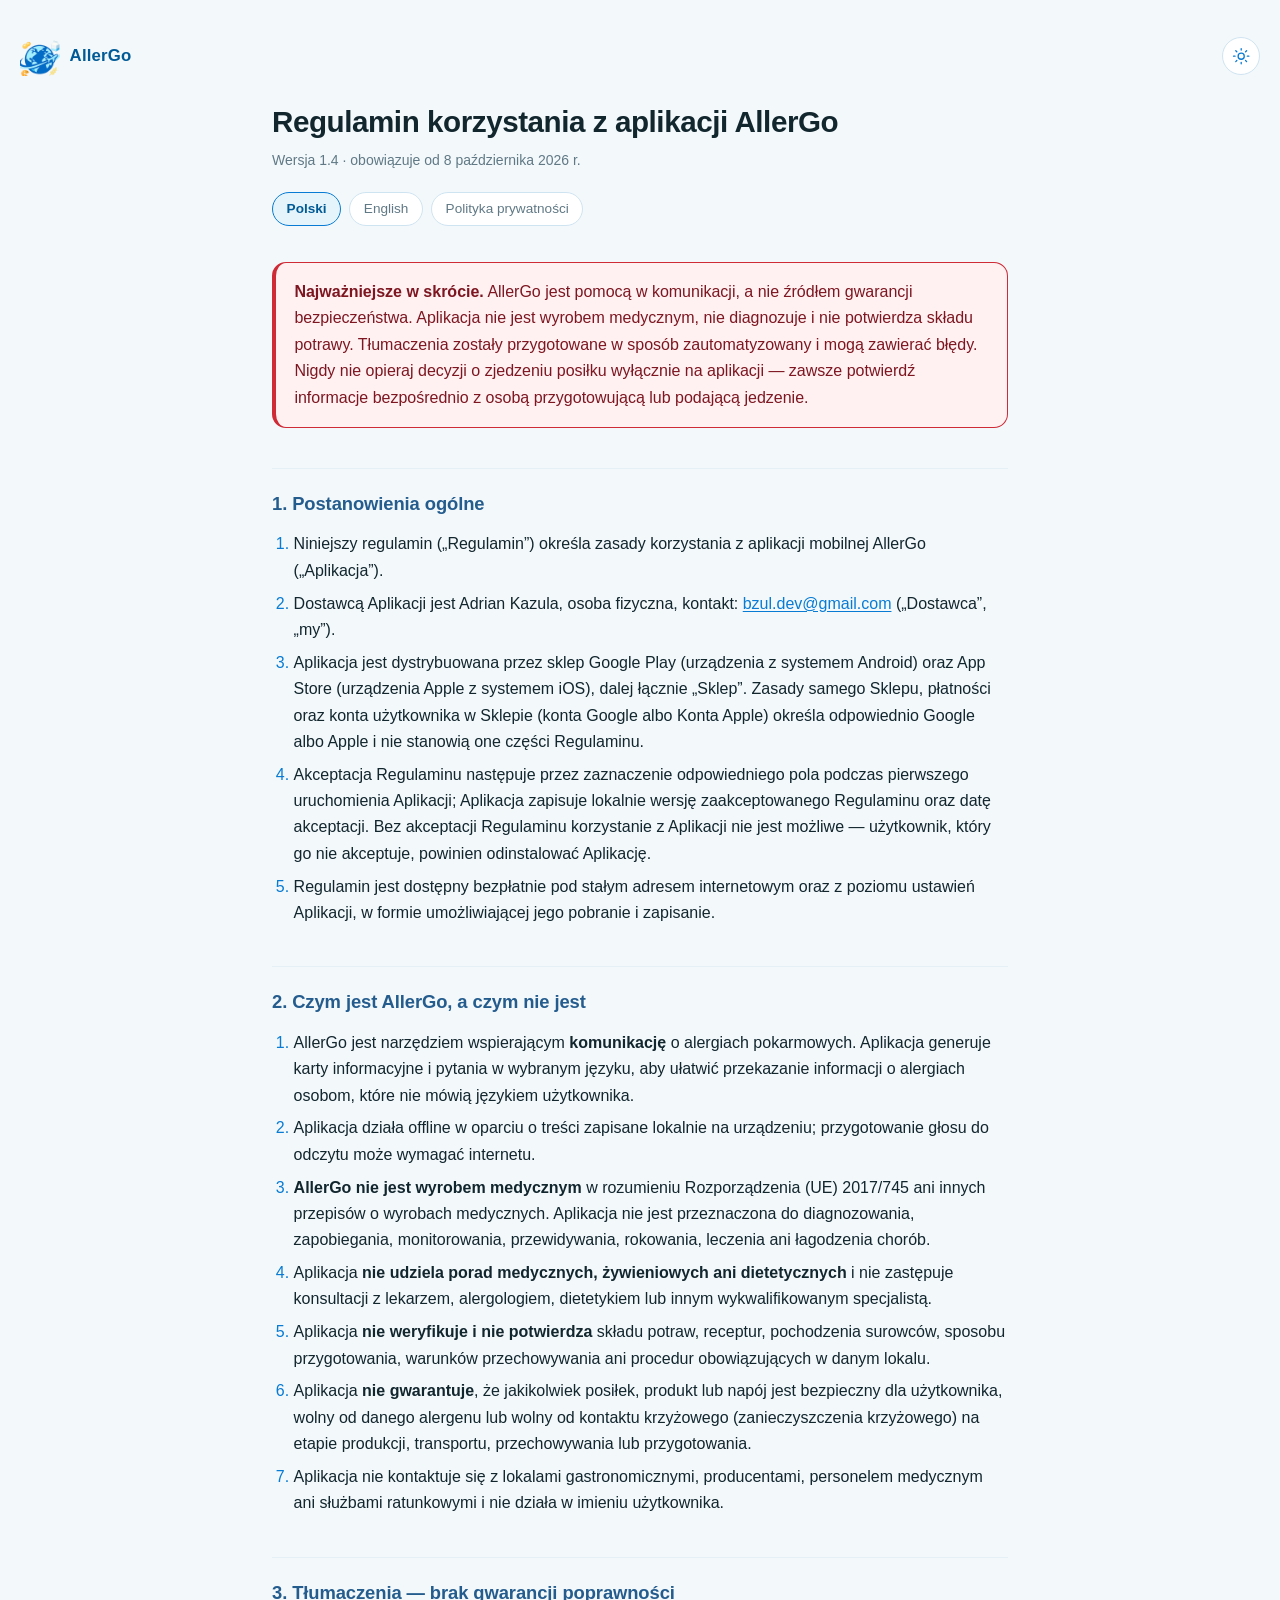
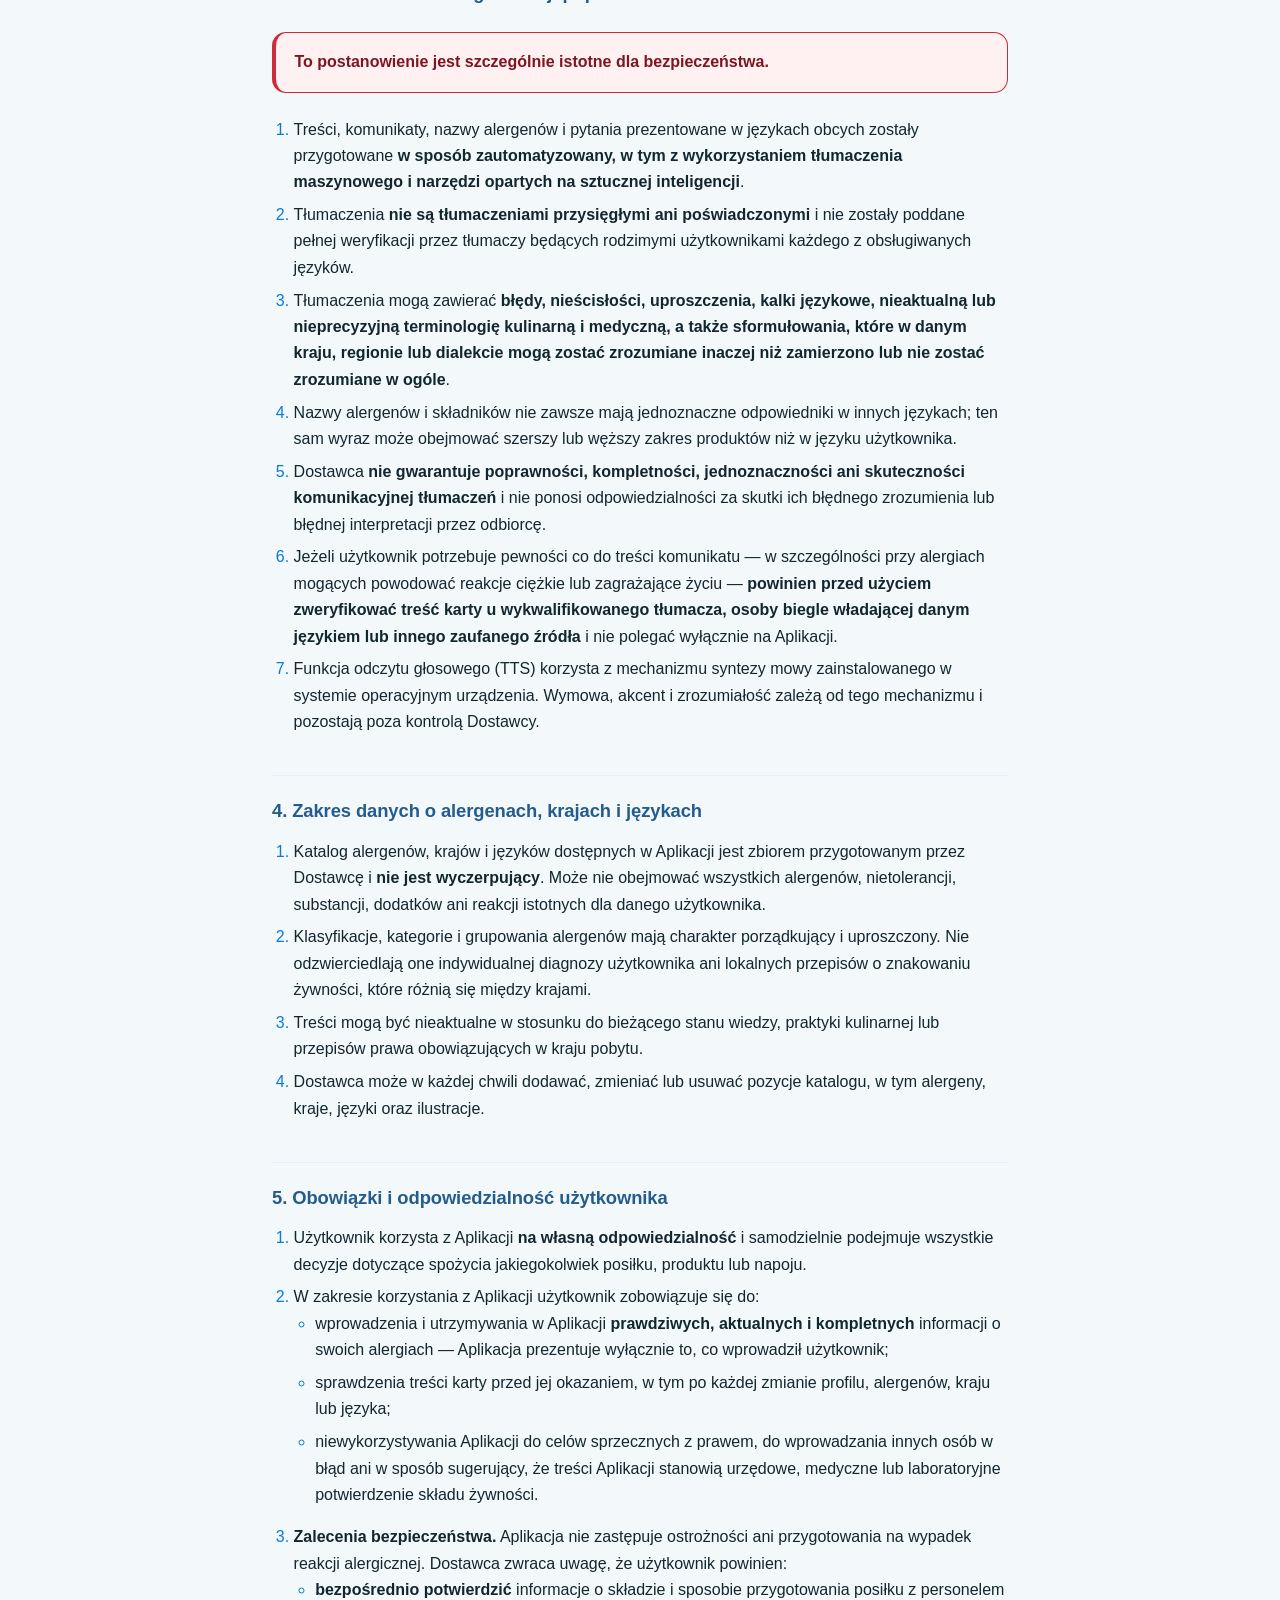
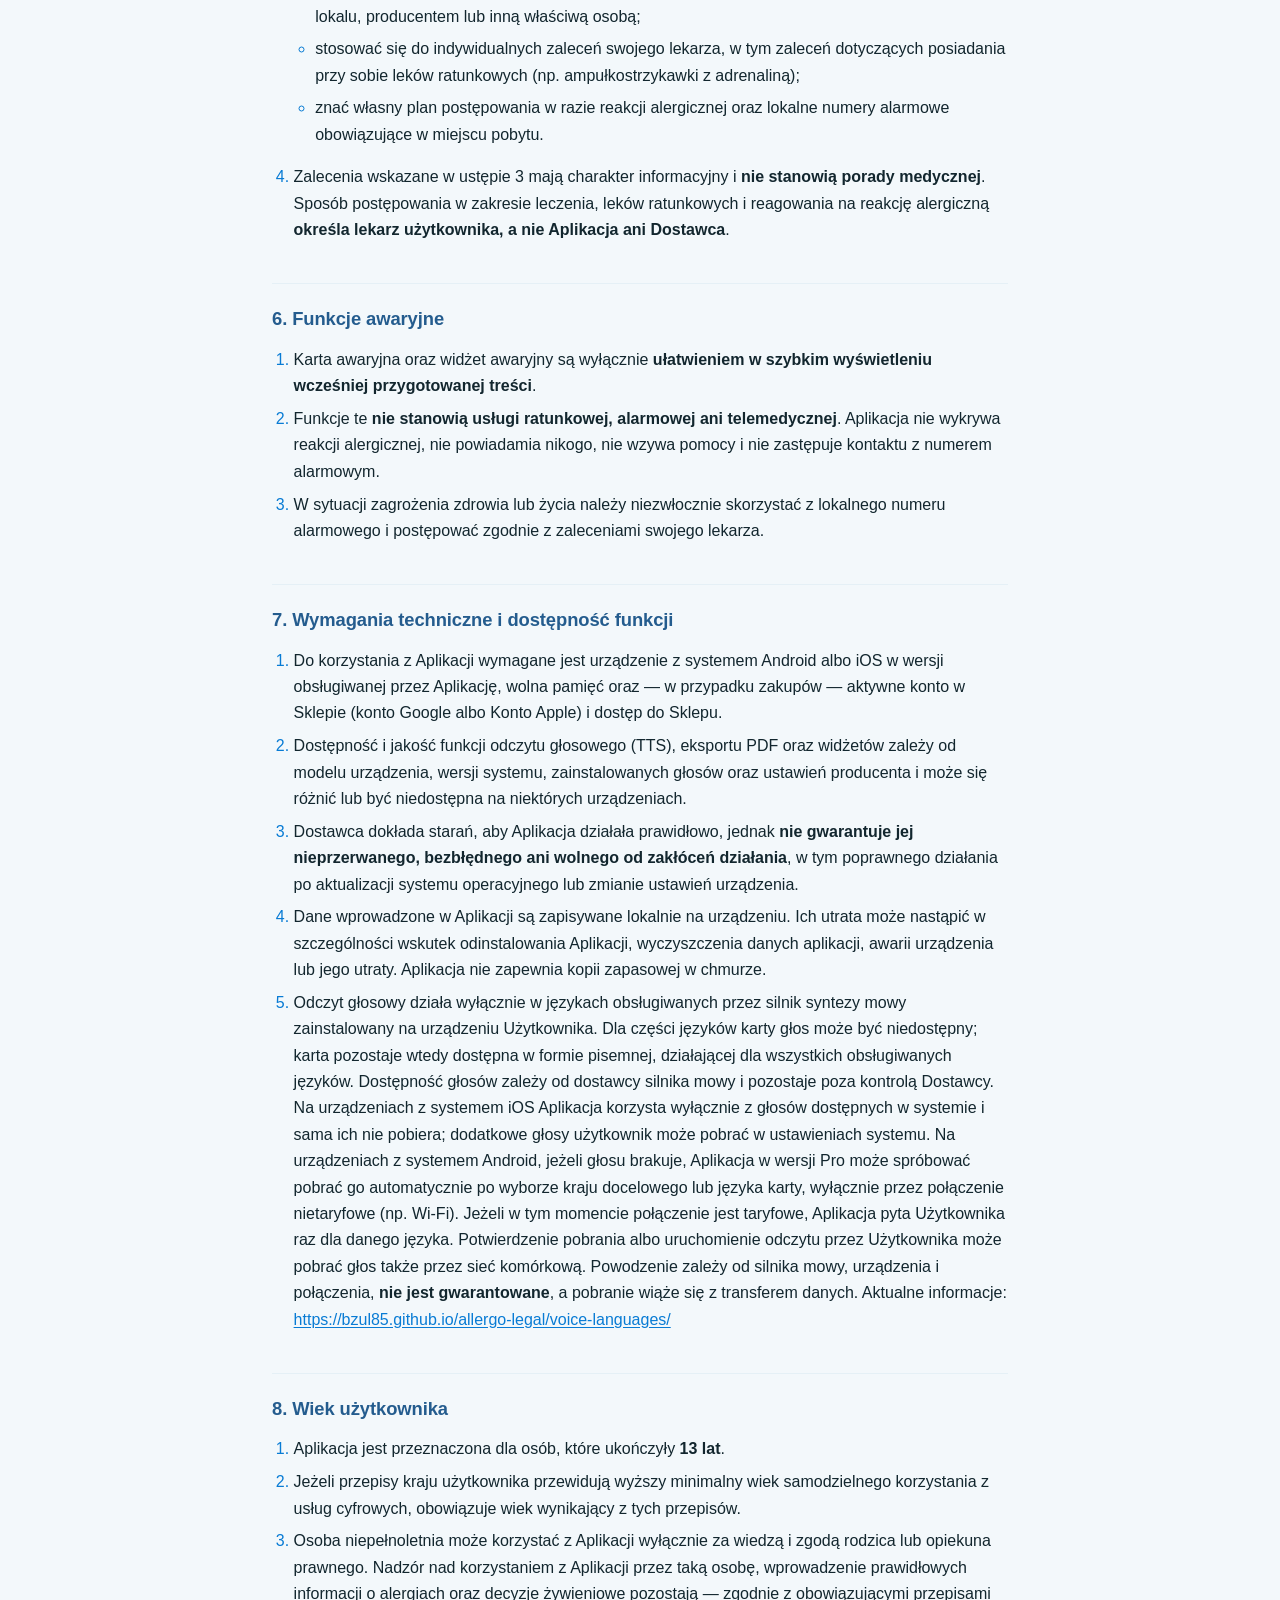
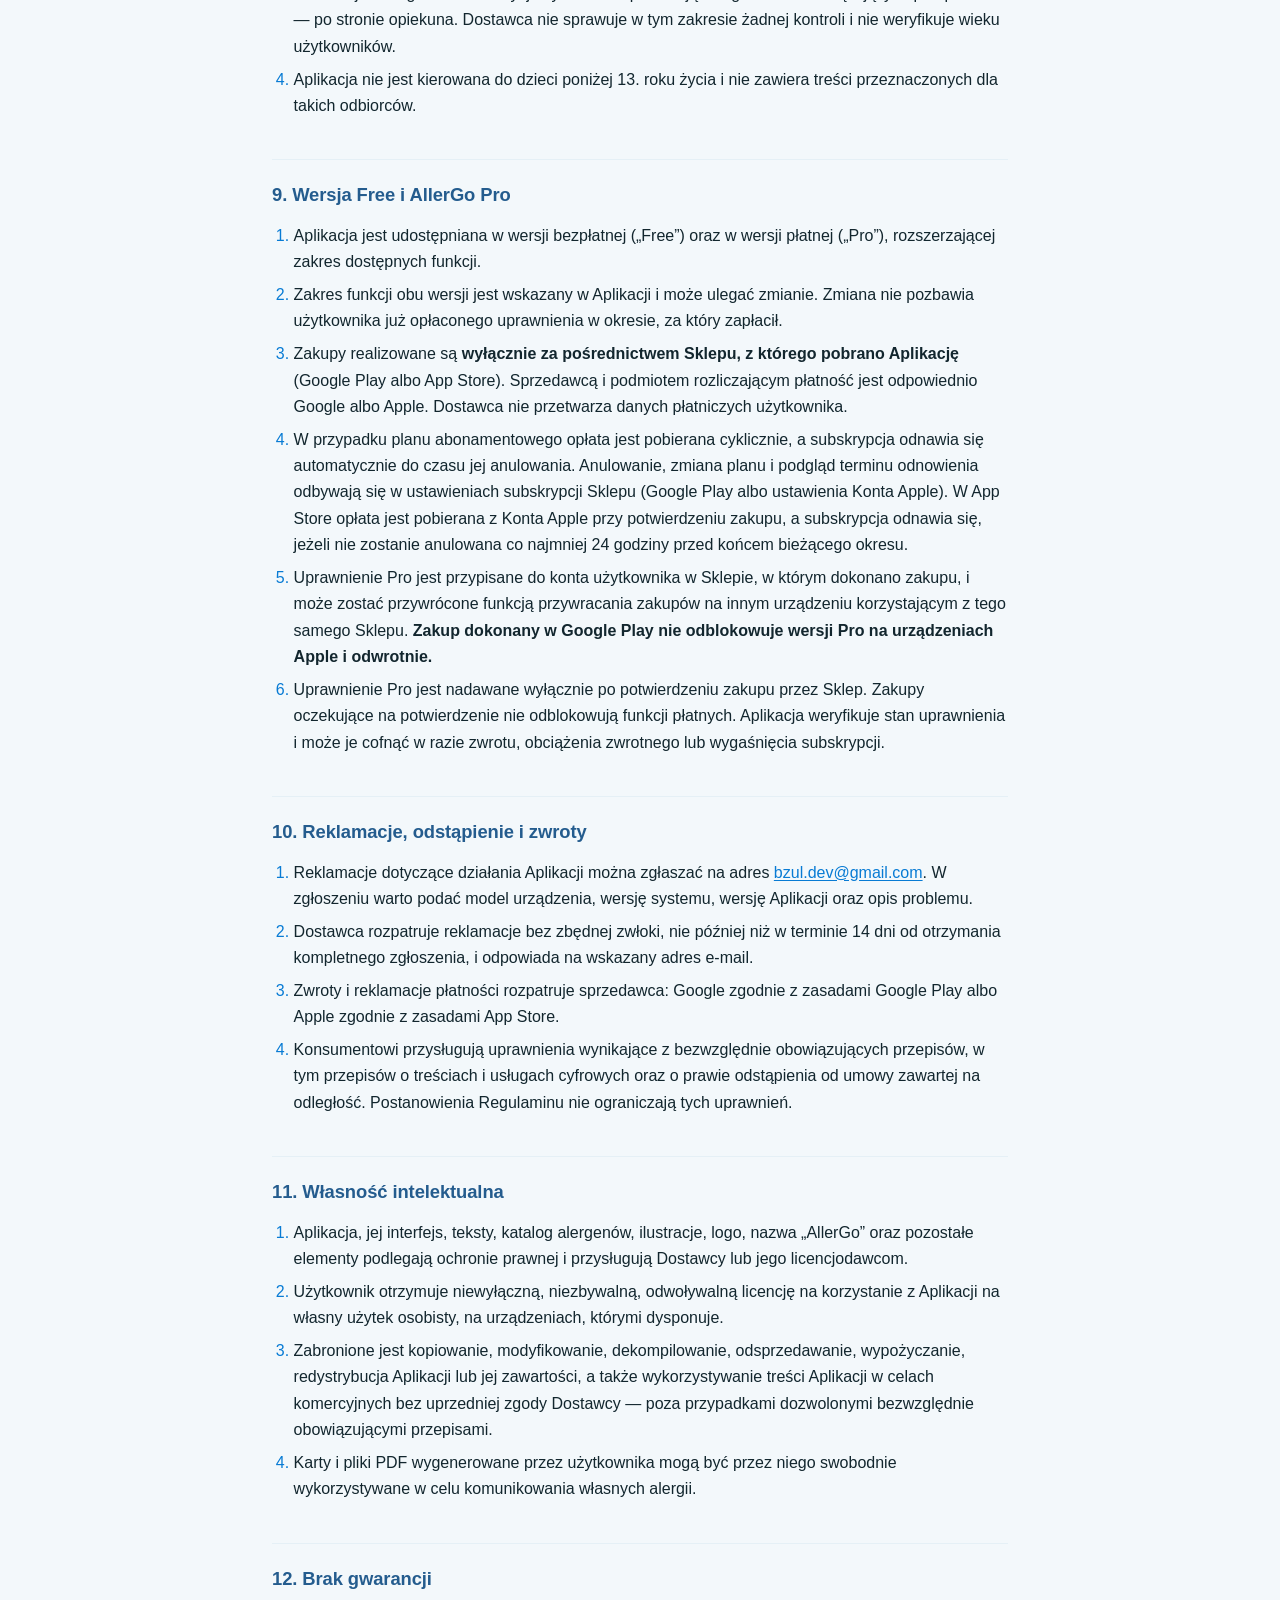
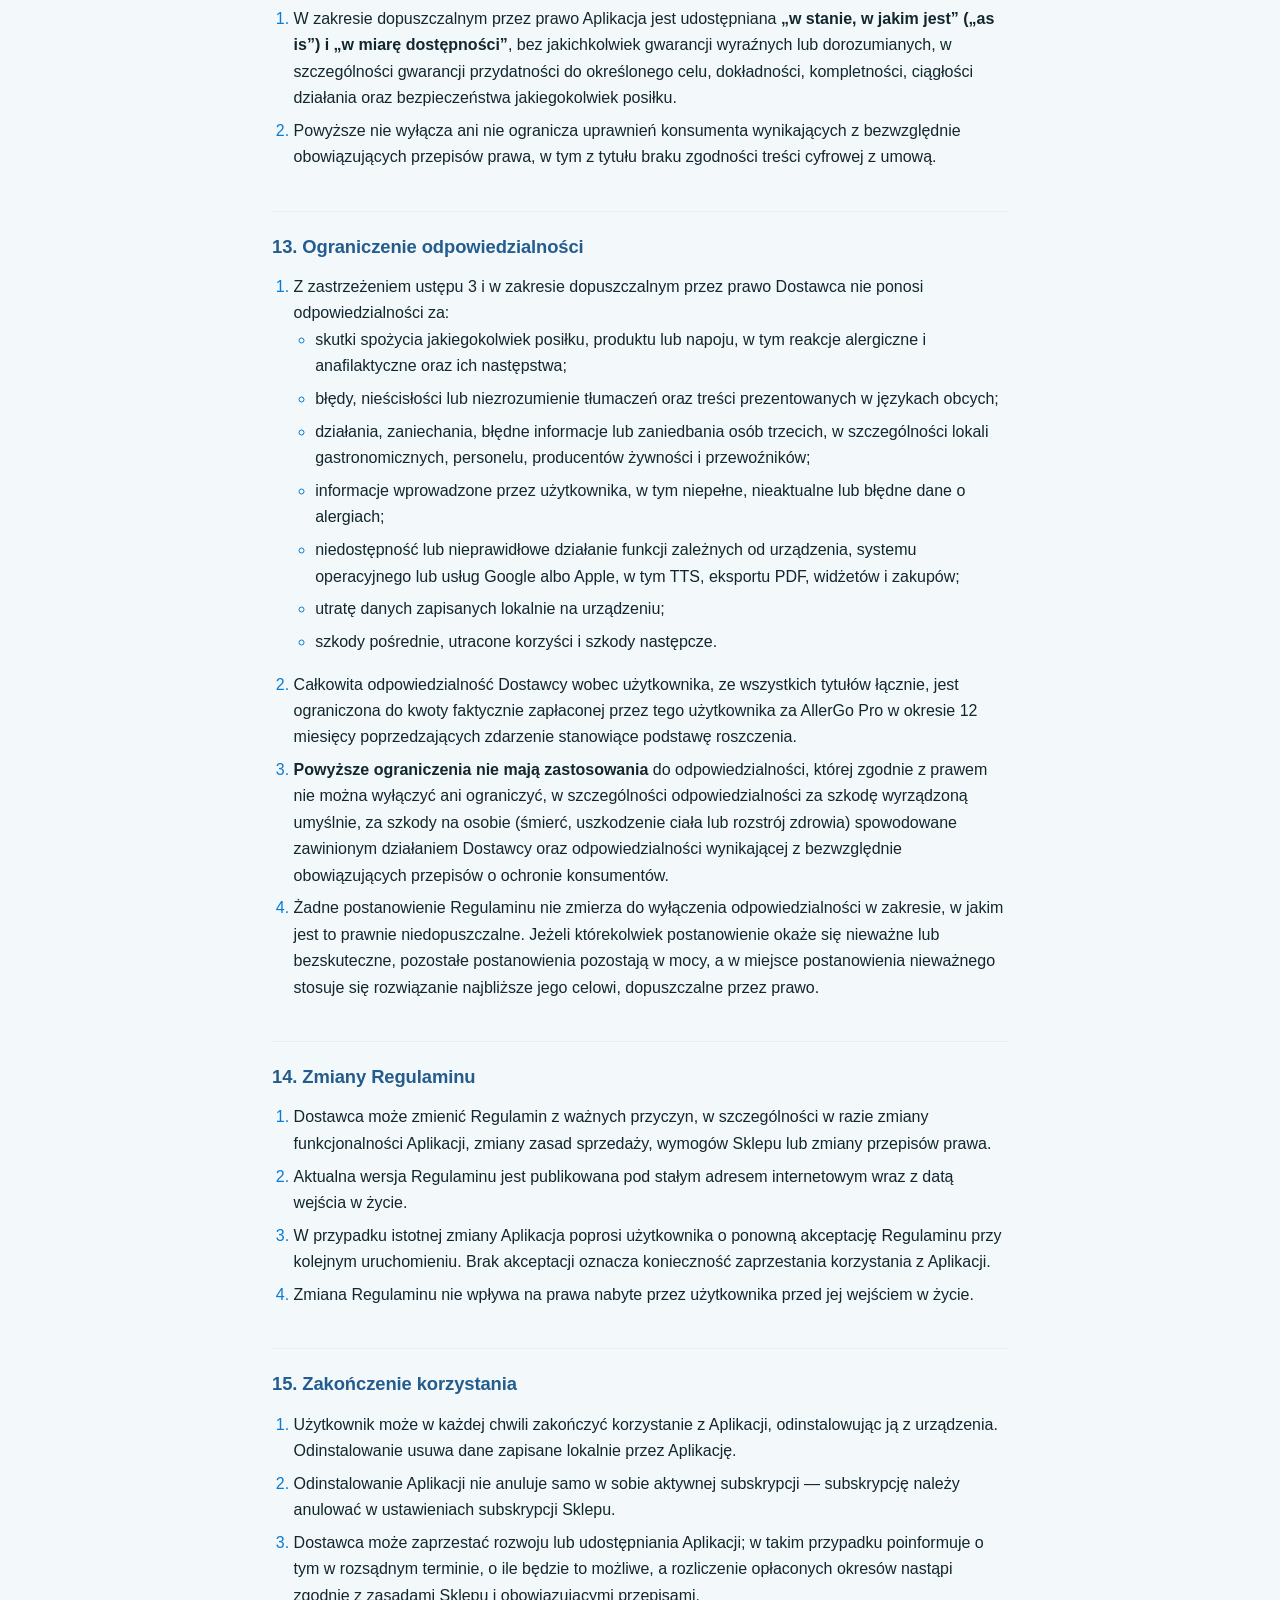
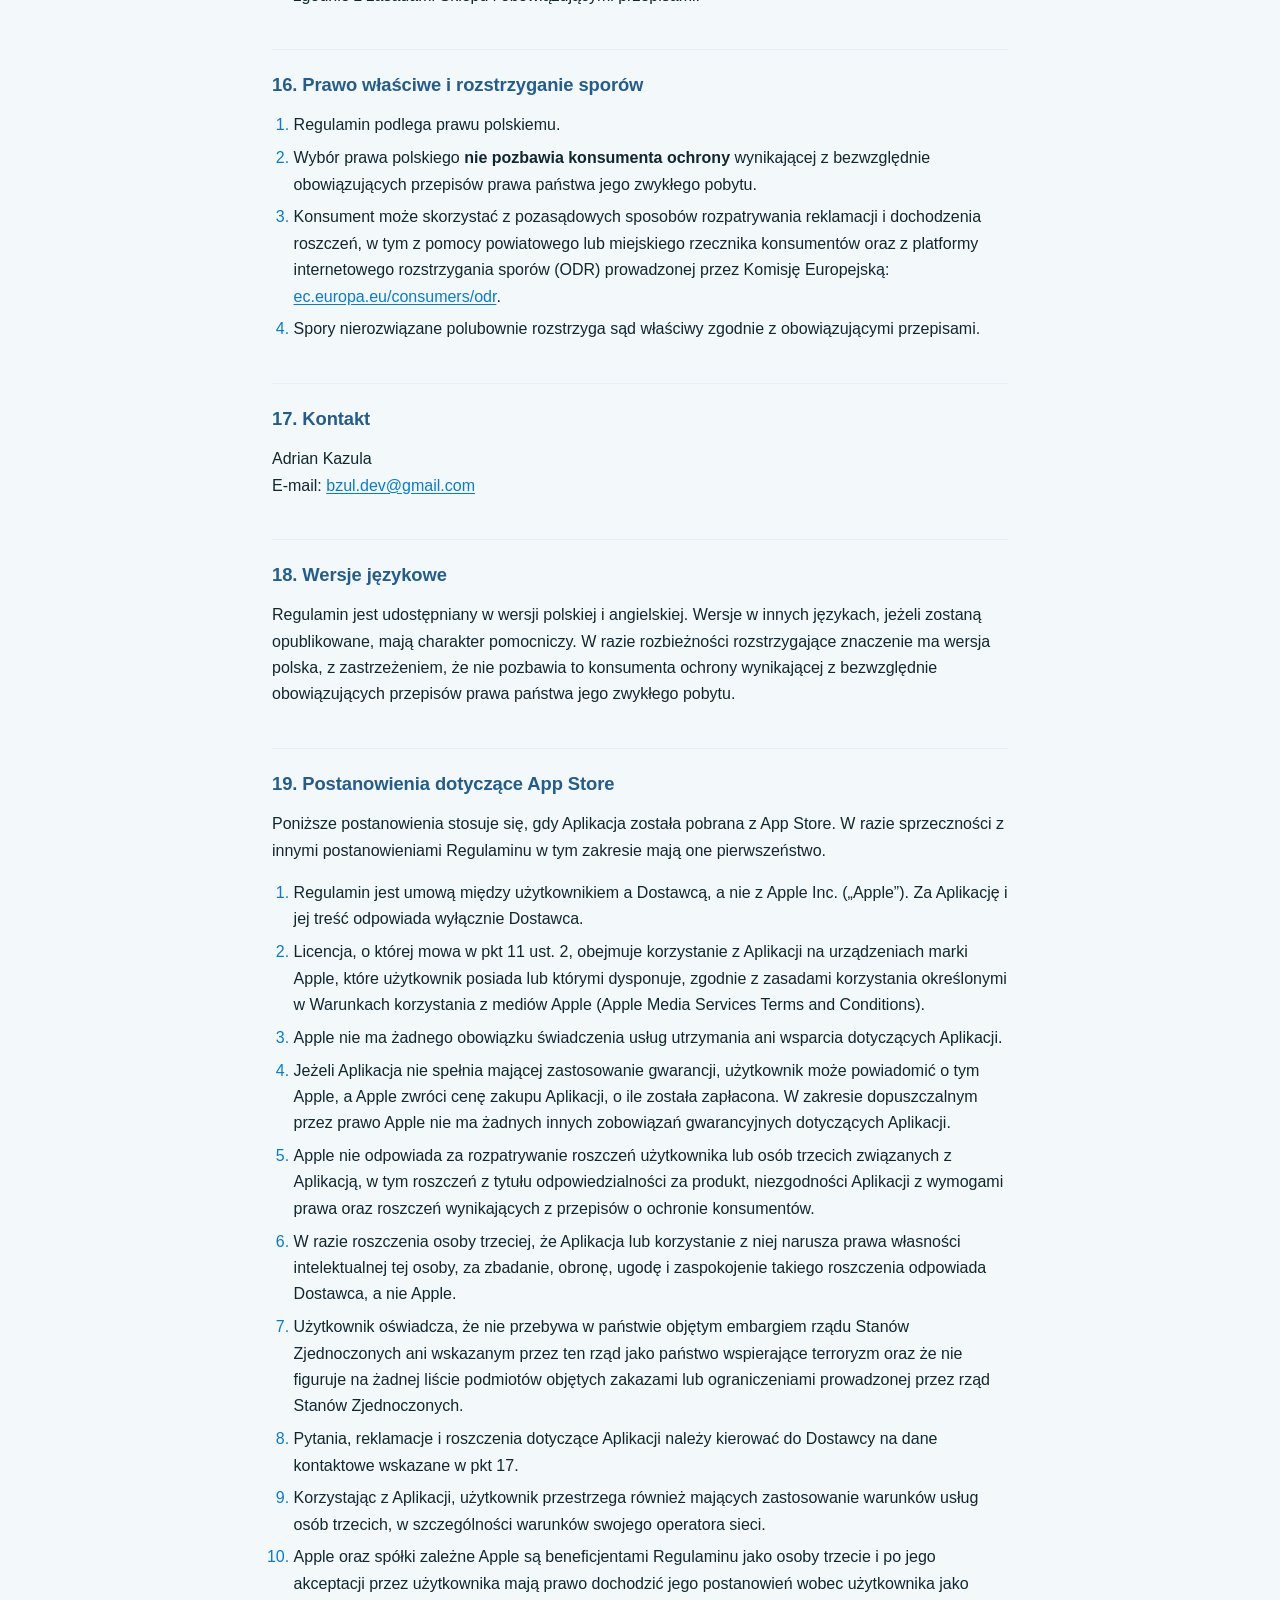
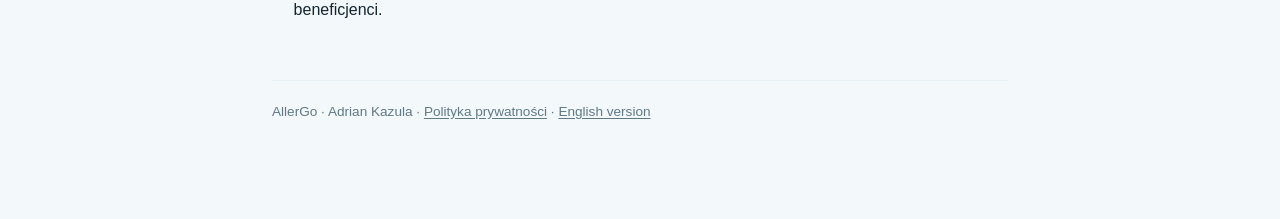
<file: pl/terms/index.html>
<!DOCTYPE html>
<html lang="pl">
<head>
<meta charset="utf-8">
<meta name="viewport" content="width=device-width, initial-scale=1">
<title>Regulamin korzystania z aplikacji AllerGo</title>
<meta name="description" content="Regulamin korzystania z aplikacji mobilnej AllerGo — narzędzia wspierającego komunikowanie alergii pokarmowych.">
<link rel="stylesheet" href="../../assets/style.css">
<script>(function(){try{var t=localStorage.getItem('allergo-theme');if(t==='dark'||t==='light')document.documentElement.setAttribute('data-theme',t);}catch(e){}})();</script>
</head>
<body>

<div class="topbar">
  <a class="brand" href="../../"><img src="../../assets/allergo-mark.png" alt="" width="40" height="40">AllerGo</a>
  <button class="theme-toggle" type="button" aria-label="Przełącz motyw">
    <svg class="icon-sun" viewBox="0 0 24 24" aria-hidden="true"><circle cx="12" cy="12" r="4"/><path d="M12 2v2M12 20v2M4.9 4.9l1.4 1.4M17.7 17.7l1.4 1.4M2 12h2M20 12h2M4.9 19.1l1.4-1.4M17.7 6.3l1.4-1.4"/></svg>
    <svg class="icon-moon" viewBox="0 0 24 24" aria-hidden="true"><path d="M21 12.8A9 9 0 1 1 11.2 3a7 7 0 0 0 9.8 9.8z"/></svg>
  </button>
</div>

<header>
  <h1>Regulamin korzystania z aplikacji AllerGo</h1>
  <p class="meta">Wersja 1.4 · obowiązuje od 8 października 2026 r.</p>
  <nav class="langbar">
    <a href="../../pl/terms/" aria-current="true">Polski</a>
    <a href="../../terms/">English</a>
    <a href="../privacy/">Polityka prywatności</a>
  </nav>
</header>

<main>

<div class="callout">
  <p><strong>Najważniejsze w skrócie.</strong> AllerGo jest pomocą w komunikacji, a nie źródłem gwarancji bezpieczeństwa. Aplikacja nie jest wyrobem medycznym, nie diagnozuje i nie potwierdza składu potrawy. Tłumaczenia zostały przygotowane w sposób zautomatyzowany i mogą zawierać błędy. Nigdy nie opieraj decyzji o zjedzeniu posiłku wyłącznie na aplikacji — zawsze potwierdź informacje bezpośrednio z osobą przygotowującą lub podającą jedzenie.</p>
</div>

<h2>1. Postanowienia ogólne</h2>
<ol>
  <li>Niniejszy regulamin („Regulamin”) określa zasady korzystania z aplikacji mobilnej AllerGo („Aplikacja”).</li>
  <li>Dostawcą Aplikacji jest Adrian Kazula, osoba fizyczna, kontakt: <a href="mailto:bzul.dev@gmail.com">bzul.dev@gmail.com</a> („Dostawca”, „my”).</li>
  <li>Aplikacja jest dystrybuowana przez sklep Google Play (urządzenia z systemem Android) oraz App Store (urządzenia Apple z systemem iOS), dalej łącznie „Sklep”. Zasady samego Sklepu, płatności oraz konta użytkownika w Sklepie (konta Google albo Konta Apple) określa odpowiednio Google albo Apple i nie stanowią one części Regulaminu.</li>
  <li>Akceptacja Regulaminu następuje przez zaznaczenie odpowiedniego pola podczas pierwszego uruchomienia Aplikacji; Aplikacja zapisuje lokalnie wersję zaakceptowanego Regulaminu oraz datę akceptacji. Bez akceptacji Regulaminu korzystanie z Aplikacji nie jest możliwe — użytkownik, który go nie akceptuje, powinien odinstalować Aplikację.</li>
  <li>Regulamin jest dostępny bezpłatnie pod stałym adresem internetowym oraz z poziomu ustawień Aplikacji, w formie umożliwiającej jego pobranie i zapisanie.</li>
</ol>

<h2>2. Czym jest AllerGo, a czym nie jest</h2>
<ol>
  <li>AllerGo jest narzędziem wspierającym <strong>komunikację</strong> o alergiach pokarmowych. Aplikacja generuje karty informacyjne i pytania w wybranym języku, aby ułatwić przekazanie informacji o alergiach osobom, które nie mówią językiem użytkownika.</li>
  <li>Aplikacja działa offline w oparciu o treści zapisane lokalnie na urządzeniu; przygotowanie głosu do odczytu może wymagać internetu.</li>
  <li><strong>AllerGo nie jest wyrobem medycznym</strong> w rozumieniu Rozporządzenia (UE) 2017/745 ani innych przepisów o wyrobach medycznych. Aplikacja nie jest przeznaczona do diagnozowania, zapobiegania, monitorowania, przewidywania, rokowania, leczenia ani łagodzenia chorób.</li>
  <li>Aplikacja <strong>nie udziela porad medycznych, żywieniowych ani dietetycznych</strong> i nie zastępuje konsultacji z lekarzem, alergologiem, dietetykiem lub innym wykwalifikowanym specjalistą.</li>
  <li>Aplikacja <strong>nie weryfikuje i nie potwierdza</strong> składu potraw, receptur, pochodzenia surowców, sposobu przygotowania, warunków przechowywania ani procedur obowiązujących w danym lokalu.</li>
  <li>Aplikacja <strong>nie gwarantuje</strong>, że jakikolwiek posiłek, produkt lub napój jest bezpieczny dla użytkownika, wolny od danego alergenu lub wolny od kontaktu krzyżowego (zanieczyszczenia krzyżowego) na etapie produkcji, transportu, przechowywania lub przygotowania.</li>
  <li>Aplikacja nie kontaktuje się z lokalami gastronomicznymi, producentami, personelem medycznym ani służbami ratunkowymi i nie działa w imieniu użytkownika.</li>
</ol>

<h2>3. Tłumaczenia — brak gwarancji poprawności</h2>
<div class="callout">
  <p><strong>To postanowienie jest szczególnie istotne dla bezpieczeństwa.</strong></p>
</div>
<ol>
  <li>Treści, komunikaty, nazwy alergenów i pytania prezentowane w językach obcych zostały przygotowane <strong>w sposób zautomatyzowany, w tym z wykorzystaniem tłumaczenia maszynowego i narzędzi opartych na sztucznej inteligencji</strong>.</li>
  <li>Tłumaczenia <strong>nie są tłumaczeniami przysięgłymi ani poświadczonymi</strong> i nie zostały poddane pełnej weryfikacji przez tłumaczy będących rodzimymi użytkownikami każdego z obsługiwanych języków.</li>
  <li>Tłumaczenia mogą zawierać <strong>błędy, nieścisłości, uproszczenia, kalki językowe, nieaktualną lub nieprecyzyjną terminologię kulinarną i medyczną, a także sformułowania, które w danym kraju, regionie lub dialekcie mogą zostać zrozumiane inaczej niż zamierzono lub nie zostać zrozumiane w ogóle</strong>.</li>
  <li>Nazwy alergenów i składników nie zawsze mają jednoznaczne odpowiedniki w innych językach; ten sam wyraz może obejmować szerszy lub węższy zakres produktów niż w języku użytkownika.</li>
  <li>Dostawca <strong>nie gwarantuje poprawności, kompletności, jednoznaczności ani skuteczności komunikacyjnej tłumaczeń</strong> i nie ponosi odpowiedzialności za skutki ich błędnego zrozumienia lub błędnej interpretacji przez odbiorcę.</li>
  <li>Jeżeli użytkownik potrzebuje pewności co do treści komunikatu — w szczególności przy alergiach mogących powodować reakcje ciężkie lub zagrażające życiu — <strong>powinien przed użyciem zweryfikować treść karty u wykwalifikowanego tłumacza, osoby biegle władającej danym językiem lub innego zaufanego źródła</strong> i nie polegać wyłącznie na Aplikacji.</li>
  <li>Funkcja odczytu głosowego (TTS) korzysta z mechanizmu syntezy mowy zainstalowanego w systemie operacyjnym urządzenia. Wymowa, akcent i zrozumiałość zależą od tego mechanizmu i pozostają poza kontrolą Dostawcy.</li>
</ol>

<h2>4. Zakres danych o alergenach, krajach i językach</h2>
<ol>
  <li>Katalog alergenów, krajów i języków dostępnych w Aplikacji jest zbiorem przygotowanym przez Dostawcę i <strong>nie jest wyczerpujący</strong>. Może nie obejmować wszystkich alergenów, nietolerancji, substancji, dodatków ani reakcji istotnych dla danego użytkownika.</li>
  <li>Klasyfikacje, kategorie i grupowania alergenów mają charakter porządkujący i uproszczony. Nie odzwierciedlają one indywidualnej diagnozy użytkownika ani lokalnych przepisów o znakowaniu żywności, które różnią się między krajami.</li>
  <li>Treści mogą być nieaktualne w stosunku do bieżącego stanu wiedzy, praktyki kulinarnej lub przepisów prawa obowiązujących w kraju pobytu.</li>
  <li>Dostawca może w każdej chwili dodawać, zmieniać lub usuwać pozycje katalogu, w tym alergeny, kraje, języki oraz ilustracje.</li>
</ol>

<h2>5. Obowiązki i odpowiedzialność użytkownika</h2>
<ol>
  <li>Użytkownik korzysta z Aplikacji <strong>na własną odpowiedzialność</strong> i samodzielnie podejmuje wszystkie decyzje dotyczące spożycia jakiegokolwiek posiłku, produktu lub napoju.</li>
  <li>W zakresie korzystania z Aplikacji użytkownik zobowiązuje się do:
    <ul>
      <li>wprowadzenia i utrzymywania w Aplikacji <strong>prawdziwych, aktualnych i kompletnych</strong> informacji o swoich alergiach — Aplikacja prezentuje wyłącznie to, co wprowadził użytkownik;</li>
      <li>sprawdzenia treści karty przed jej okazaniem, w tym po każdej zmianie profilu, alergenów, kraju lub języka;</li>
      <li>niewykorzystywania Aplikacji do celów sprzecznych z prawem, do wprowadzania innych osób w błąd ani w sposób sugerujący, że treści Aplikacji stanowią urzędowe, medyczne lub laboratoryjne potwierdzenie składu żywności.</li>
    </ul>
  </li>
  <li><strong>Zalecenia bezpieczeństwa.</strong> Aplikacja nie zastępuje ostrożności ani przygotowania na wypadek reakcji alergicznej. Dostawca zwraca uwagę, że użytkownik powinien:
    <ul>
      <li><strong>bezpośrednio potwierdzić</strong> informacje o składzie i sposobie przygotowania posiłku z personelem lokalu, producentem lub inną właściwą osobą;</li>
      <li>stosować się do indywidualnych zaleceń swojego lekarza, w tym zaleceń dotyczących posiadania przy sobie leków ratunkowych (np. ampułkostrzykawki z adrenaliną);</li>
      <li>znać własny plan postępowania w razie reakcji alergicznej oraz lokalne numery alarmowe obowiązujące w miejscu pobytu.</li>
    </ul>
  </li>
  <li>Zalecenia wskazane w ustępie 3 mają charakter informacyjny i <strong>nie stanowią porady medycznej</strong>. Sposób postępowania w zakresie leczenia, leków ratunkowych i reagowania na reakcję alergiczną <strong>określa lekarz użytkownika, a nie Aplikacja ani Dostawca</strong>.</li>
</ol>

<h2>6. Funkcje awaryjne</h2>
<ol>
  <li>Karta awaryjna oraz widżet awaryjny są wyłącznie <strong>ułatwieniem w szybkim wyświetleniu wcześniej przygotowanej treści</strong>.</li>
  <li>Funkcje te <strong>nie stanowią usługi ratunkowej, alarmowej ani telemedycznej</strong>. Aplikacja nie wykrywa reakcji alergicznej, nie powiadamia nikogo, nie wzywa pomocy i nie zastępuje kontaktu z numerem alarmowym.</li>
  <li>W sytuacji zagrożenia zdrowia lub życia należy niezwłocznie skorzystać z lokalnego numeru alarmowego i postępować zgodnie z zaleceniami swojego lekarza.</li>
</ol>

<h2>7. Wymagania techniczne i dostępność funkcji</h2>
<ol>
  <li>Do korzystania z Aplikacji wymagane jest urządzenie z systemem Android albo iOS w wersji obsługiwanej przez Aplikację, wolna pamięć oraz — w przypadku zakupów — aktywne konto w Sklepie (konto Google albo Konto Apple) i dostęp do Sklepu.</li>
  <li>Dostępność i jakość funkcji odczytu głosowego (TTS), eksportu PDF oraz widżetów zależy od modelu urządzenia, wersji systemu, zainstalowanych głosów oraz ustawień producenta i może się różnić lub być niedostępna na niektórych urządzeniach.</li>
  <li>Dostawca dokłada starań, aby Aplikacja działała prawidłowo, jednak <strong>nie gwarantuje jej nieprzerwanego, bezbłędnego ani wolnego od zakłóceń działania</strong>, w tym poprawnego działania po aktualizacji systemu operacyjnego lub zmianie ustawień urządzenia.</li>
  <li>Dane wprowadzone w Aplikacji są zapisywane lokalnie na urządzeniu. Ich utrata może nastąpić w szczególności wskutek odinstalowania Aplikacji, wyczyszczenia danych aplikacji, awarii urządzenia lub jego utraty. Aplikacja nie zapewnia kopii zapasowej w chmurze.</li>
  <li>Odczyt głosowy działa wyłącznie w językach obsługiwanych przez silnik syntezy mowy zainstalowany na urządzeniu Użytkownika. Dla części języków karty głos może być niedostępny; karta pozostaje wtedy dostępna w formie pisemnej, działającej dla wszystkich obsługiwanych języków. Dostępność głosów zależy od dostawcy silnika mowy i pozostaje poza kontrolą Dostawcy. Na urządzeniach z systemem iOS Aplikacja korzysta wyłącznie z głosów dostępnych w systemie i sama ich nie pobiera; dodatkowe głosy użytkownik może pobrać w ustawieniach systemu. Na urządzeniach z systemem Android, jeżeli głosu brakuje, Aplikacja w wersji Pro może spróbować pobrać go automatycznie po wyborze kraju docelowego lub języka karty, wyłącznie przez połączenie nietaryfowe (np. Wi-Fi). Jeżeli w tym momencie połączenie jest taryfowe, Aplikacja pyta Użytkownika raz dla danego języka. Potwierdzenie pobrania albo uruchomienie odczytu przez Użytkownika może pobrać głos także przez sieć komórkową. Powodzenie zależy od silnika mowy, urządzenia i połączenia, <strong>nie jest gwarantowane</strong>, a pobranie wiąże się z transferem danych. Aktualne informacje: <a href="../../voice-languages/">https://bzul85.github.io/allergo-legal/voice-languages/</a></li>
</ol>

<h2>8. Wiek użytkownika</h2>
<ol>
  <li>Aplikacja jest przeznaczona dla osób, które ukończyły <strong>13 lat</strong>.</li>
  <li>Jeżeli przepisy kraju użytkownika przewidują wyższy minimalny wiek samodzielnego korzystania z usług cyfrowych, obowiązuje wiek wynikający z tych przepisów.</li>
  <li>Osoba niepełnoletnia może korzystać z Aplikacji wyłącznie za wiedzą i zgodą rodzica lub opiekuna prawnego. Nadzór nad korzystaniem z Aplikacji przez taką osobę, wprowadzenie prawidłowych informacji o alergiach oraz decyzje żywieniowe pozostają — zgodnie z obowiązującymi przepisami — po stronie opiekuna. Dostawca nie sprawuje w tym zakresie żadnej kontroli i nie weryfikuje wieku użytkowników.</li>
  <li>Aplikacja nie jest kierowana do dzieci poniżej 13. roku życia i nie zawiera treści przeznaczonych dla takich odbiorców.</li>
</ol>

<h2>9. Wersja Free i AllerGo Pro</h2>
<ol>
  <li>Aplikacja jest udostępniana w wersji bezpłatnej („Free”) oraz w wersji płatnej („Pro”), rozszerzającej zakres dostępnych funkcji.</li>
  <li>Zakres funkcji obu wersji jest wskazany w Aplikacji i może ulegać zmianie. Zmiana nie pozbawia użytkownika już opłaconego uprawnienia w okresie, za który zapłacił.</li>
  <li>Zakupy realizowane są <strong>wyłącznie za pośrednictwem Sklepu, z którego pobrano Aplikację</strong> (Google Play albo App Store). Sprzedawcą i podmiotem rozliczającym płatność jest odpowiednio Google albo Apple. Dostawca nie przetwarza danych płatniczych użytkownika.</li>
  <li>W przypadku planu abonamentowego opłata jest pobierana cyklicznie, a subskrypcja odnawia się automatycznie do czasu jej anulowania. Anulowanie, zmiana planu i podgląd terminu odnowienia odbywają się w ustawieniach subskrypcji Sklepu (Google Play albo ustawienia Konta Apple). W App Store opłata jest pobierana z Konta Apple przy potwierdzeniu zakupu, a subskrypcja odnawia się, jeżeli nie zostanie anulowana co najmniej 24 godziny przed końcem bieżącego okresu.</li>
  <li>Uprawnienie Pro jest przypisane do konta użytkownika w Sklepie, w którym dokonano zakupu, i może zostać przywrócone funkcją przywracania zakupów na innym urządzeniu korzystającym z tego samego Sklepu. <strong>Zakup dokonany w Google Play nie odblokowuje wersji Pro na urządzeniach Apple i odwrotnie.</strong></li>
  <li>Uprawnienie Pro jest nadawane wyłącznie po potwierdzeniu zakupu przez Sklep. Zakupy oczekujące na potwierdzenie nie odblokowują funkcji płatnych. Aplikacja weryfikuje stan uprawnienia i może je cofnąć w razie zwrotu, obciążenia zwrotnego lub wygaśnięcia subskrypcji.</li>
</ol>

<h2>10. Reklamacje, odstąpienie i zwroty</h2>
<ol>
  <li>Reklamacje dotyczące działania Aplikacji można zgłaszać na adres <a href="mailto:bzul.dev@gmail.com">bzul.dev@gmail.com</a>. W zgłoszeniu warto podać model urządzenia, wersję systemu, wersję Aplikacji oraz opis problemu.</li>
  <li>Dostawca rozpatruje reklamacje bez zbędnej zwłoki, nie później niż w terminie 14 dni od otrzymania kompletnego zgłoszenia, i odpowiada na wskazany adres e-mail.</li>
  <li>Zwroty i reklamacje płatności rozpatruje sprzedawca: Google zgodnie z zasadami Google Play albo Apple zgodnie z zasadami App Store.</li>
  <li>Konsumentowi przysługują uprawnienia wynikające z bezwzględnie obowiązujących przepisów, w tym przepisów o treściach i usługach cyfrowych oraz o prawie odstąpienia od umowy zawartej na odległość. Postanowienia Regulaminu nie ograniczają tych uprawnień.</li>
</ol>

<h2>11. Własność intelektualna</h2>
<ol>
  <li>Aplikacja, jej interfejs, teksty, katalog alergenów, ilustracje, logo, nazwa „AllerGo” oraz pozostałe elementy podlegają ochronie prawnej i przysługują Dostawcy lub jego licencjodawcom.</li>
  <li>Użytkownik otrzymuje niewyłączną, niezbywalną, odwoływalną licencję na korzystanie z Aplikacji na własny użytek osobisty, na urządzeniach, którymi dysponuje.</li>
  <li>Zabronione jest kopiowanie, modyfikowanie, dekompilowanie, odsprzedawanie, wypożyczanie, redystrybucja Aplikacji lub jej zawartości, a także wykorzystywanie treści Aplikacji w celach komercyjnych bez uprzedniej zgody Dostawcy — poza przypadkami dozwolonymi bezwzględnie obowiązującymi przepisami.</li>
  <li>Karty i pliki PDF wygenerowane przez użytkownika mogą być przez niego swobodnie wykorzystywane w celu komunikowania własnych alergii.</li>
</ol>

<h2>12. Brak gwarancji</h2>
<ol>
  <li>W zakresie dopuszczalnym przez prawo Aplikacja jest udostępniana <strong>„w stanie, w jakim jest” („as is”) i „w miarę dostępności”</strong>, bez jakichkolwiek gwarancji wyraźnych lub dorozumianych, w szczególności gwarancji przydatności do określonego celu, dokładności, kompletności, ciągłości działania oraz bezpieczeństwa jakiegokolwiek posiłku.</li>
  <li>Powyższe nie wyłącza ani nie ogranicza uprawnień konsumenta wynikających z bezwzględnie obowiązujących przepisów prawa, w tym z tytułu braku zgodności treści cyfrowej z umową.</li>
</ol>

<h2>13. Ograniczenie odpowiedzialności</h2>
<ol>
  <li>Z zastrzeżeniem ustępu 3 i w zakresie dopuszczalnym przez prawo Dostawca nie ponosi odpowiedzialności za:
    <ul>
      <li>skutki spożycia jakiegokolwiek posiłku, produktu lub napoju, w tym reakcje alergiczne i anafilaktyczne oraz ich następstwa;</li>
      <li>błędy, nieścisłości lub niezrozumienie tłumaczeń oraz treści prezentowanych w językach obcych;</li>
      <li>działania, zaniechania, błędne informacje lub zaniedbania osób trzecich, w szczególności lokali gastronomicznych, personelu, producentów żywności i przewoźników;</li>
      <li>informacje wprowadzone przez użytkownika, w tym niepełne, nieaktualne lub błędne dane o alergiach;</li>
      <li>niedostępność lub nieprawidłowe działanie funkcji zależnych od urządzenia, systemu operacyjnego lub usług Google albo Apple, w tym TTS, eksportu PDF, widżetów i zakupów;</li>
      <li>utratę danych zapisanych lokalnie na urządzeniu;</li>
      <li>szkody pośrednie, utracone korzyści i szkody następcze.</li>
    </ul>
  </li>
  <li>Całkowita odpowiedzialność Dostawcy wobec użytkownika, ze wszystkich tytułów łącznie, jest ograniczona do kwoty faktycznie zapłaconej przez tego użytkownika za AllerGo Pro w okresie 12 miesięcy poprzedzających zdarzenie stanowiące podstawę roszczenia.</li>
  <li><strong>Powyższe ograniczenia nie mają zastosowania</strong> do odpowiedzialności, której zgodnie z prawem nie można wyłączyć ani ograniczyć, w szczególności odpowiedzialności za szkodę wyrządzoną umyślnie, za szkody na osobie (śmierć, uszkodzenie ciała lub rozstrój zdrowia) spowodowane zawinionym działaniem Dostawcy oraz odpowiedzialności wynikającej z bezwzględnie obowiązujących przepisów o ochronie konsumentów.</li>
  <li>Żadne postanowienie Regulaminu nie zmierza do wyłączenia odpowiedzialności w zakresie, w jakim jest to prawnie niedopuszczalne. Jeżeli którekolwiek postanowienie okaże się nieważne lub bezskuteczne, pozostałe postanowienia pozostają w mocy, a w miejsce postanowienia nieważnego stosuje się rozwiązanie najbliższe jego celowi, dopuszczalne przez prawo.</li>
</ol>

<h2>14. Zmiany Regulaminu</h2>
<ol>
  <li>Dostawca może zmienić Regulamin z ważnych przyczyn, w szczególności w razie zmiany funkcjonalności Aplikacji, zmiany zasad sprzedaży, wymogów Sklepu lub zmiany przepisów prawa.</li>
  <li>Aktualna wersja Regulaminu jest publikowana pod stałym adresem internetowym wraz z datą wejścia w życie.</li>
  <li>W przypadku istotnej zmiany Aplikacja poprosi użytkownika o ponowną akceptację Regulaminu przy kolejnym uruchomieniu. Brak akceptacji oznacza konieczność zaprzestania korzystania z Aplikacji.</li>
  <li>Zmiana Regulaminu nie wpływa na prawa nabyte przez użytkownika przed jej wejściem w życie.</li>
</ol>

<h2>15. Zakończenie korzystania</h2>
<ol>
  <li>Użytkownik może w każdej chwili zakończyć korzystanie z Aplikacji, odinstalowując ją z urządzenia. Odinstalowanie usuwa dane zapisane lokalnie przez Aplikację.</li>
  <li>Odinstalowanie Aplikacji nie anuluje samo w sobie aktywnej subskrypcji — subskrypcję należy anulować w ustawieniach subskrypcji Sklepu.</li>
  <li>Dostawca może zaprzestać rozwoju lub udostępniania Aplikacji; w takim przypadku poinformuje o tym w rozsądnym terminie, o ile będzie to możliwe, a rozliczenie opłaconych okresów nastąpi zgodnie z zasadami Sklepu i obowiązującymi przepisami.</li>
</ol>

<h2>16. Prawo właściwe i rozstrzyganie sporów</h2>
<ol>
  <li>Regulamin podlega prawu polskiemu.</li>
  <li>Wybór prawa polskiego <strong>nie pozbawia konsumenta ochrony</strong> wynikającej z bezwzględnie obowiązujących przepisów prawa państwa jego zwykłego pobytu.</li>
  <li>Konsument może skorzystać z pozasądowych sposobów rozpatrywania reklamacji i dochodzenia roszczeń, w tym z pomocy powiatowego lub miejskiego rzecznika konsumentów oraz z platformy internetowego rozstrzygania sporów (ODR) prowadzonej przez Komisję Europejską: <a href="https://ec.europa.eu/consumers/odr" rel="noopener">ec.europa.eu/consumers/odr</a>.</li>
  <li>Spory nierozwiązane polubownie rozstrzyga sąd właściwy zgodnie z obowiązującymi przepisami.</li>
</ol>

<h2>17. Kontakt</h2>
<p>Adrian Kazula<br>
E-mail: <a href="mailto:bzul.dev@gmail.com">bzul.dev@gmail.com</a></p>

<h2>18. Wersje językowe</h2>
<p>Regulamin jest udostępniany w wersji polskiej i angielskiej. Wersje w innych językach, jeżeli zostaną opublikowane, mają charakter pomocniczy. W razie rozbieżności rozstrzygające znaczenie ma wersja polska, z zastrzeżeniem, że nie pozbawia to konsumenta ochrony wynikającej z bezwzględnie obowiązujących przepisów prawa państwa jego zwykłego pobytu.</p>

<h2>19. Postanowienia dotyczące App Store</h2>
<p>Poniższe postanowienia stosuje się, gdy Aplikacja została pobrana z App Store. W razie sprzeczności z innymi postanowieniami Regulaminu w tym zakresie mają one pierwszeństwo.</p>
<ol>
  <li>Regulamin jest umową między użytkownikiem a Dostawcą, a nie z Apple Inc. („Apple”). Za Aplikację i jej treść odpowiada wyłącznie Dostawca.</li>
  <li>Licencja, o której mowa w pkt 11 ust. 2, obejmuje korzystanie z Aplikacji na urządzeniach marki Apple, które użytkownik posiada lub którymi dysponuje, zgodnie z zasadami korzystania określonymi w Warunkach korzystania z mediów Apple (Apple Media Services Terms and Conditions).</li>
  <li>Apple nie ma żadnego obowiązku świadczenia usług utrzymania ani wsparcia dotyczących Aplikacji.</li>
  <li>Jeżeli Aplikacja nie spełnia mającej zastosowanie gwarancji, użytkownik może powiadomić o tym Apple, a Apple zwróci cenę zakupu Aplikacji, o ile została zapłacona. W zakresie dopuszczalnym przez prawo Apple nie ma żadnych innych zobowiązań gwarancyjnych dotyczących Aplikacji.</li>
  <li>Apple nie odpowiada za rozpatrywanie roszczeń użytkownika lub osób trzecich związanych z Aplikacją, w tym roszczeń z tytułu odpowiedzialności za produkt, niezgodności Aplikacji z wymogami prawa oraz roszczeń wynikających z przepisów o ochronie konsumentów.</li>
  <li>W razie roszczenia osoby trzeciej, że Aplikacja lub korzystanie z niej narusza prawa własności intelektualnej tej osoby, za zbadanie, obronę, ugodę i zaspokojenie takiego roszczenia odpowiada Dostawca, a nie Apple.</li>
  <li>Użytkownik oświadcza, że nie przebywa w państwie objętym embargiem rządu Stanów Zjednoczonych ani wskazanym przez ten rząd jako państwo wspierające terroryzm oraz że nie figuruje na żadnej liście podmiotów objętych zakazami lub ograniczeniami prowadzonej przez rząd Stanów Zjednoczonych.</li>
  <li>Pytania, reklamacje i roszczenia dotyczące Aplikacji należy kierować do Dostawcy na dane kontaktowe wskazane w pkt 17.</li>
  <li>Korzystając z Aplikacji, użytkownik przestrzega również mających zastosowanie warunków usług osób trzecich, w szczególności warunków swojego operatora sieci.</li>
  <li>Apple oraz spółki zależne Apple są beneficjentami Regulaminu jako osoby trzecie i po jego akceptacji przez użytkownika mają prawo dochodzić jego postanowień wobec użytkownika jako beneficjenci.</li>
</ol>

</main>

<footer>
  <p>AllerGo · Adrian Kazula · <a href="../privacy/">Polityka prywatności</a> · <a href="../../terms/">English version</a></p>
</footer>

<script src="../../assets/theme.js"></script>
</body>
</html>
</file>
<file: assets/style.css>
/* AllerGo — legal documents.
   Palette mirrors the app: _ink #12262e, _cream #f3f8fb, primary #087bd4,
   onboarding #005a96, cyan #8eeaff, danger #ce2b37. */

:root {
  --bg: #f3f8fb;
  --bg-tint: #edf7fd;
  --surface: #ffffff;
  --surface-alt: #fafdff;
  --text: #12262e;
  --muted: #607985;
  --accent: #087bd4;
  --accent-strong: #005a96;
  --accent-ink: #245c8e;
  --accent-soft: #e5f4fb;
  --border: #e5f0f6;
  --border-strong: #cfe4f1;
  --shadow: 0 7px 18px rgba(0, 93, 148, .10);
  --danger: #ce2b37;
  --callout-bg: #fff1f2;
  --callout-border: #ce2b37;
  --callout-text: #7d1620;
  --radius: 14px;
  --maxw: 46rem;
  color-scheme: light;
}

@media (prefers-color-scheme: dark) {
  :root:not([data-theme="light"]) {
    --bg: #0c1a21;
    --bg-tint: #112934;
    --surface: #13242d;
    --surface-alt: #162b35;
    --text: #e6f1f6;
    --muted: #93aab6;
    --accent: #5cb8f7;
    --accent-strong: #8eeaff;
    --accent-ink: #a9d8f5;
    --accent-soft: #11303f;
    --border: #213d4a;
    --border-strong: #2c4d5d;
    --shadow: 0 7px 18px rgba(0, 0, 0, .35);
    --danger: #ff8a94;
    --callout-bg: #2c151a;
    --callout-border: #b8434f;
    --callout-text: #ffc9ce;
    color-scheme: dark;
  }
}

:root[data-theme="dark"] {
  --bg: #0c1a21;
  --bg-tint: #112934;
  --surface: #13242d;
  --surface-alt: #162b35;
  --text: #e6f1f6;
  --muted: #93aab6;
  --accent: #5cb8f7;
  --accent-strong: #8eeaff;
  --accent-ink: #a9d8f5;
  --accent-soft: #11303f;
  --border: #213d4a;
  --border-strong: #2c4d5d;
  --shadow: 0 7px 18px rgba(0, 0, 0, .35);
  --danger: #ff8a94;
  --callout-bg: #2c151a;
  --callout-border: #b8434f;
  --callout-text: #ffc9ce;
  color-scheme: dark;
}

* { box-sizing: border-box; }

body {
  margin: 0;
  padding: 2.25rem 1.25rem 5rem;
  background: var(--bg);
  color: var(--text);
  font-family: -apple-system, BlinkMacSystemFont, "Segoe UI", Roboto, "Helvetica Neue", Arial, sans-serif;
  font-size: 1rem;
  line-height: 1.65;
  -webkit-text-size-adjust: 100%;
}

main, header, footer { max-width: var(--maxw); margin: 0 auto; }

/* ---------- topbar ---------- */

.topbar {
  display: flex;
  align-items: center;
  justify-content: space-between;
  gap: 1rem;
  margin-bottom: 1.75rem;
}

.brand {
  display: inline-flex;
  align-items: center;
  gap: .6rem;
  font-weight: 700;
  font-size: 1.05rem;
  letter-spacing: .01em;
  color: var(--accent-strong);
  text-decoration: none;
}

.brand img {
  width: 40px;
  height: 40px;
  display: block;
  flex: none;
}

.theme-toggle {
  display: inline-flex;
  align-items: center;
  justify-content: center;
  width: 2.4rem;
  height: 2.4rem;
  flex: none;
  padding: 0;
  border: 1px solid var(--border-strong);
  border-radius: 999px;
  background: var(--surface);
  color: var(--accent);
  cursor: pointer;
  line-height: 0;
  transition: background .15s ease, border-color .15s ease;
}

.theme-toggle:hover { background: var(--accent-soft); border-color: var(--accent); }
.theme-toggle:focus-visible { outline: 2px solid var(--accent); outline-offset: 2px; }
.theme-toggle svg { width: 1.15rem; height: 1.15rem; fill: none; stroke: currentColor; stroke-width: 1.7; stroke-linecap: round; stroke-linejoin: round; }
.theme-toggle .icon-moon { display: none; }
:root[data-theme="dark"] .theme-toggle .icon-sun { display: none; }
:root[data-theme="dark"] .theme-toggle .icon-moon { display: block; }

@media (prefers-color-scheme: dark) {
  :root:not([data-theme="light"]) .theme-toggle .icon-sun { display: none; }
  :root:not([data-theme="light"]) .theme-toggle .icon-moon { display: block; }
}

/* ---------- headings ---------- */

header { margin-bottom: 2.25rem; }

h1 {
  font-size: 1.85rem;
  line-height: 1.25;
  margin: 0 0 .5rem;
  letter-spacing: -.015em;
  color: var(--text);
}

h2 {
  font-size: 1.15rem;
  margin: 2.5rem 0 .75rem;
  padding-top: 1.25rem;
  border-top: 1px solid var(--border);
  letter-spacing: -.005em;
  color: var(--accent-ink);
}

h3 { font-size: 1rem; margin: 1.5rem 0 .5rem; color: var(--accent-ink); }

p, ul, ol { margin: 0 0 1rem; }
ul, ol { padding-left: 1.35rem; }
li { margin-bottom: .4rem; }
li::marker { color: var(--accent); }

a { color: var(--accent); text-underline-offset: .15em; }
a:hover { color: var(--accent-strong); }

.meta { color: var(--muted); font-size: .875rem; margin: 0; }

/* ---------- language bar ---------- */

.langbar { display: flex; flex-wrap: wrap; gap: .5rem; margin-top: 1.25rem; }

.langbar a {
  display: inline-block;
  padding: .3rem .85rem;
  border: 1px solid var(--border-strong);
  border-radius: 999px;
  background: var(--surface);
  font-size: .85rem;
  text-decoration: none;
  color: var(--muted);
  transition: background .15s ease, color .15s ease;
}

.langbar a:hover { background: var(--accent-soft); color: var(--accent-strong); }

.langbar a[aria-current="true"] {
  background: var(--accent-soft);
  border-color: var(--accent);
  color: var(--accent-strong);
  font-weight: 600;
}

/* ---------- blocks ---------- */

.callout {
  background: var(--callout-bg);
  border: 1px solid var(--callout-border);
  border-left-width: 4px;
  border-radius: var(--radius);
  padding: 1rem 1.15rem;
  margin: 1.5rem 0;
  color: var(--callout-text);
}

.callout a { color: inherit; }
.callout p:last-child, .summary p:last-child, .summary ul:last-child { margin-bottom: 0; }

.summary {
  background: var(--bg-tint);
  border: 1px solid var(--border-strong);
  border-radius: var(--radius);
  padding: 1.1rem 1.25rem;
  margin: 1.5rem 0 2rem;
  box-shadow: var(--shadow);
}

.summary h2 {
  border: 0;
  padding: 0;
  margin: 0 0 .5rem;
  font-size: 1rem;
  color: var(--accent-strong);
}

.summary li::marker { color: var(--accent); }

.cards { display: grid; gap: 1rem; margin: 2rem 0; }

.card {
  display: block;
  padding: 1.15rem 1.25rem;
  border: 1px solid var(--border);
  border-radius: var(--radius);
  background: linear-gradient(180deg, var(--surface), var(--surface-alt));
  box-shadow: var(--shadow);
  text-decoration: none;
  color: inherit;
  transition: border-color .15s ease, transform .15s ease;
}

.card:hover { border-color: var(--accent); transform: translateY(-1px); }
.card strong { display: block; color: var(--accent-strong); margin-bottom: .2rem; }
.card span { color: var(--muted); font-size: .9rem; }

.hero-logo {
  display: block;
  width: 150px;
  height: 150px;
  margin: 0 0 .75rem -12px;
}

.section-label {
  border: 0;
  padding: 0;
  margin: 2rem 0 .25rem;
  font-size: 1rem;
  color: var(--muted);
  text-transform: uppercase;
  letter-spacing: .08em;
}

footer {
  margin-top: 3.5rem;
  padding-top: 1.25rem;
  border-top: 1px solid var(--border);
  color: var(--muted);
  font-size: .85rem;
}

footer a { color: var(--muted); }
footer a:hover { color: var(--accent); }

@media (max-width: 30rem) {
  body { padding: 1.5rem 1rem 4rem; }
  h1 { font-size: 1.5rem; }
  .brand img { width: 34px; height: 34px; }
}
</file>
